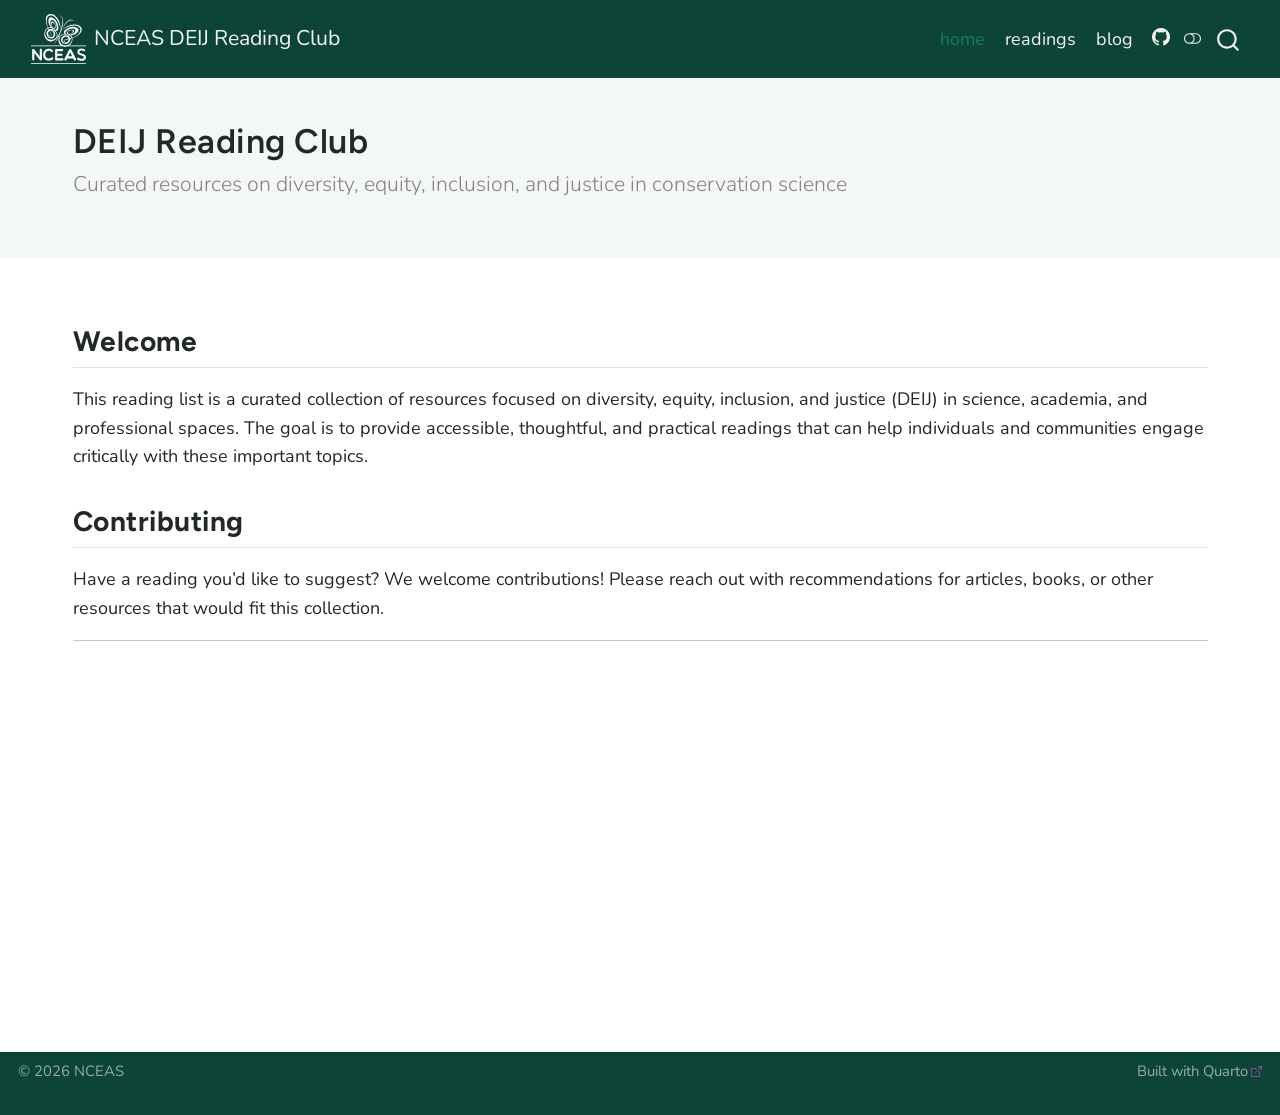
<file: docs/index.html>
<!DOCTYPE html>
<html xmlns="http://www.w3.org/1999/xhtml" lang="en" xml:lang="en"><head>

<meta charset="utf-8">
<meta name="generator" content="quarto-1.6.39">

<meta name="viewport" content="width=device-width, initial-scale=1.0, user-scalable=yes">


<title>DEIJ Reading Club – NCEAS DEIJ Reading Club</title>
<style>
code{white-space: pre-wrap;}
span.smallcaps{font-variant: small-caps;}
div.columns{display: flex; gap: min(4vw, 1.5em);}
div.column{flex: auto; overflow-x: auto;}
div.hanging-indent{margin-left: 1.5em; text-indent: -1.5em;}
ul.task-list{list-style: none;}
ul.task-list li input[type="checkbox"] {
  width: 0.8em;
  margin: 0 0.8em 0.2em -1em; /* quarto-specific, see https://github.com/quarto-dev/quarto-cli/issues/4556 */ 
  vertical-align: middle;
}
</style>


<script src="site_libs/quarto-nav/quarto-nav.js"></script>
<script src="site_libs/quarto-nav/headroom.min.js"></script>
<script src="site_libs/clipboard/clipboard.min.js"></script>
<script src="site_libs/quarto-search/autocomplete.umd.js"></script>
<script src="site_libs/quarto-search/fuse.min.js"></script>
<script src="site_libs/quarto-search/quarto-search.js"></script>
<meta name="quarto:offset" content="./">
<script src="site_libs/quarto-html/quarto.js"></script>
<script src="site_libs/quarto-html/popper.min.js"></script>
<script src="site_libs/quarto-html/tippy.umd.min.js"></script>
<script src="site_libs/quarto-html/anchor.min.js"></script>
<link href="site_libs/quarto-html/tippy.css" rel="stylesheet">
<link href="site_libs/quarto-html/quarto-syntax-highlighting-e26003cea8cd680ca0c55a263523d882.css" rel="stylesheet" class="quarto-color-scheme" id="quarto-text-highlighting-styles">
<link href="site_libs/quarto-html/quarto-syntax-highlighting-dark-d166b450ba5a8e9f7a0ab969bf6592c1.css" rel="prefetch" class="quarto-color-scheme quarto-color-alternate" id="quarto-text-highlighting-styles">
<script src="site_libs/bootstrap/bootstrap.min.js"></script>
<link href="site_libs/bootstrap/bootstrap-icons.css" rel="stylesheet">
<link href="site_libs/bootstrap/bootstrap-1991b1be5dcbb25f03deedb7cb618936.min.css" rel="stylesheet" append-hash="true" class="quarto-color-scheme" id="quarto-bootstrap" data-mode="light">
<link href="site_libs/bootstrap/bootstrap-dark-af8d68ec42e29887595c1b62340d3241.min.css" rel="prefetch" append-hash="true" class="quarto-color-scheme quarto-color-alternate" id="quarto-bootstrap" data-mode="dark">
<script id="quarto-search-options" type="application/json">{
  "location": "navbar",
  "copy-button": false,
  "collapse-after": 3,
  "panel-placement": "end",
  "type": "overlay",
  "limit": 50,
  "keyboard-shortcut": [
    "f",
    "/",
    "s"
  ],
  "show-item-context": false,
  "language": {
    "search-no-results-text": "No results",
    "search-matching-documents-text": "matching documents",
    "search-copy-link-title": "Copy link to search",
    "search-hide-matches-text": "Hide additional matches",
    "search-more-match-text": "more match in this document",
    "search-more-matches-text": "more matches in this document",
    "search-clear-button-title": "Clear",
    "search-text-placeholder": "",
    "search-detached-cancel-button-title": "Cancel",
    "search-submit-button-title": "Submit",
    "search-label": "Search"
  }
}</script>


</head>

<body class="nav-fixed">

<div id="quarto-search-results"></div>
  <header id="quarto-header" class="headroom fixed-top quarto-banner">
    <nav class="navbar navbar-expand-lg " data-bs-theme="dark">
      <div class="navbar-container container-fluid">
      <div class="navbar-brand-container mx-auto">
    <a href="./index.html" class="navbar-brand navbar-brand-logo">
    <img src="./images/logo_nceas.svg" alt="NCEAS Logo" class="navbar-logo">
    </a>
    <a class="navbar-brand" href="./index.html">
    <span class="navbar-title">NCEAS DEIJ Reading Club</span>
    </a>
  </div>
            <div id="quarto-search" class="" title="Search"></div>
          <button class="navbar-toggler" type="button" data-bs-toggle="collapse" data-bs-target="#navbarCollapse" aria-controls="navbarCollapse" role="menu" aria-expanded="false" aria-label="Toggle navigation" onclick="if (window.quartoToggleHeadroom) { window.quartoToggleHeadroom(); }">
  <span class="navbar-toggler-icon"></span>
</button>
          <div class="collapse navbar-collapse" id="navbarCollapse">
            <ul class="navbar-nav navbar-nav-scroll ms-auto">
  <li class="nav-item">
    <a class="nav-link active" href="./index.html" aria-current="page"> 
<span class="menu-text">home</span></a>
  </li>  
  <li class="nav-item">
    <a class="nav-link" href="./readings.html"> 
<span class="menu-text">readings</span></a>
  </li>  
  <li class="nav-item">
    <a class="nav-link" href="./blog.html"> 
<span class="menu-text">blog</span></a>
  </li>  
  <li class="nav-item compact">
    <a class="nav-link" href="https://github.com/nceas/deij_reading" target="_blank"> <i class="bi bi-github" role="img">
</i> 
<span class="menu-text"></span></a>
  </li>  
</ul>
          </div> <!-- /navcollapse -->
            <div class="quarto-navbar-tools">
  <a href="" class="quarto-color-scheme-toggle quarto-navigation-tool  px-1" onclick="window.quartoToggleColorScheme(); return false;" title="Toggle dark mode"><i class="bi"></i></a>
</div>
      </div> <!-- /container-fluid -->
    </nav>
</header>
<!-- content -->
<header id="title-block-header" class="quarto-title-block default page-columns page-full">
  <div class="quarto-title-banner page-columns page-full">
    <div class="quarto-title column-page">
      <h1 class="title">DEIJ Reading Club</h1>
            <p class="subtitle lead">Curated resources on diversity, equity, inclusion, and justice in conservation science</p>
                      </div>
  </div>
    
  
  <div class="quarto-title-meta column-page">

      
    
      
    </div>
    
  
  </header><div id="quarto-content" class="quarto-container page-columns page-rows-contents page-layout-full page-navbar">
<!-- sidebar -->
<!-- margin-sidebar -->
    
<!-- main -->
<main class="content quarto-banner-title-block column-page" id="quarto-document-content">





<section id="welcome" class="level2">
<h2 class="anchored" data-anchor-id="welcome">Welcome</h2>
<p>This reading list is a curated collection of resources focused on diversity, equity, inclusion, and justice (DEIJ) in science, academia, and professional spaces. The goal is to provide accessible, thoughtful, and practical readings that can help individuals and communities engage critically with these important topics.</p>
</section>
<section id="contributing" class="level2">
<h2 class="anchored" data-anchor-id="contributing">Contributing</h2>
<p>Have a reading you’d like to suggest? We welcome contributions! Please reach out with recommendations for articles, books, or other resources that would fit this collection.</p>
<hr>


</section>

</main> <!-- /main -->
<script id="quarto-html-after-body" type="application/javascript">
window.document.addEventListener("DOMContentLoaded", function (event) {
  const toggleBodyColorMode = (bsSheetEl) => {
    const mode = bsSheetEl.getAttribute("data-mode");
    const bodyEl = window.document.querySelector("body");
    if (mode === "dark") {
      bodyEl.classList.add("quarto-dark");
      bodyEl.classList.remove("quarto-light");
    } else {
      bodyEl.classList.add("quarto-light");
      bodyEl.classList.remove("quarto-dark");
    }
  }
  const toggleBodyColorPrimary = () => {
    const bsSheetEl = window.document.querySelector("link#quarto-bootstrap");
    if (bsSheetEl) {
      toggleBodyColorMode(bsSheetEl);
    }
  }
  toggleBodyColorPrimary();  
  const disableStylesheet = (stylesheets) => {
    for (let i=0; i < stylesheets.length; i++) {
      const stylesheet = stylesheets[i];
      stylesheet.rel = 'prefetch';
    }
  }
  const enableStylesheet = (stylesheets) => {
    for (let i=0; i < stylesheets.length; i++) {
      const stylesheet = stylesheets[i];
      stylesheet.rel = 'stylesheet';
    }
  }
  const manageTransitions = (selector, allowTransitions) => {
    const els = window.document.querySelectorAll(selector);
    for (let i=0; i < els.length; i++) {
      const el = els[i];
      if (allowTransitions) {
        el.classList.remove('notransition');
      } else {
        el.classList.add('notransition');
      }
    }
  }
  const toggleGiscusIfUsed = (isAlternate, darkModeDefault) => {
    const baseTheme = document.querySelector('#giscus-base-theme')?.value ?? 'light';
    const alternateTheme = document.querySelector('#giscus-alt-theme')?.value ?? 'dark';
    let newTheme = '';
    if(darkModeDefault) {
      newTheme = isAlternate ? baseTheme : alternateTheme;
    } else {
      newTheme = isAlternate ? alternateTheme : baseTheme;
    }
    const changeGiscusTheme = () => {
      // From: https://github.com/giscus/giscus/issues/336
      const sendMessage = (message) => {
        const iframe = document.querySelector('iframe.giscus-frame');
        if (!iframe) return;
        iframe.contentWindow.postMessage({ giscus: message }, 'https://giscus.app');
      }
      sendMessage({
        setConfig: {
          theme: newTheme
        }
      });
    }
    const isGiscussLoaded = window.document.querySelector('iframe.giscus-frame') !== null;
    if (isGiscussLoaded) {
      changeGiscusTheme();
    }
  }
  const toggleColorMode = (alternate) => {
    // Switch the stylesheets
    const alternateStylesheets = window.document.querySelectorAll('link.quarto-color-scheme.quarto-color-alternate');
    manageTransitions('#quarto-margin-sidebar .nav-link', false);
    if (alternate) {
      enableStylesheet(alternateStylesheets);
      for (const sheetNode of alternateStylesheets) {
        if (sheetNode.id === "quarto-bootstrap") {
          toggleBodyColorMode(sheetNode);
        }
      }
    } else {
      disableStylesheet(alternateStylesheets);
      toggleBodyColorPrimary();
    }
    manageTransitions('#quarto-margin-sidebar .nav-link', true);
    // Switch the toggles
    const toggles = window.document.querySelectorAll('.quarto-color-scheme-toggle');
    for (let i=0; i < toggles.length; i++) {
      const toggle = toggles[i];
      if (toggle) {
        if (alternate) {
          toggle.classList.add("alternate");     
        } else {
          toggle.classList.remove("alternate");
        }
      }
    }
    // Hack to workaround the fact that safari doesn't
    // properly recolor the scrollbar when toggling (#1455)
    if (navigator.userAgent.indexOf('Safari') > 0 && navigator.userAgent.indexOf('Chrome') == -1) {
      manageTransitions("body", false);
      window.scrollTo(0, 1);
      setTimeout(() => {
        window.scrollTo(0, 0);
        manageTransitions("body", true);
      }, 40);  
    }
  }
  const isFileUrl = () => { 
    return window.location.protocol === 'file:';
  }
  const hasAlternateSentinel = () => {  
    let styleSentinel = getColorSchemeSentinel();
    if (styleSentinel !== null) {
      return styleSentinel === "alternate";
    } else {
      return false;
    }
  }
  const setStyleSentinel = (alternate) => {
    const value = alternate ? "alternate" : "default";
    if (!isFileUrl()) {
      window.localStorage.setItem("quarto-color-scheme", value);
    } else {
      localAlternateSentinel = value;
    }
  }
  const getColorSchemeSentinel = () => {
    if (!isFileUrl()) {
      const storageValue = window.localStorage.getItem("quarto-color-scheme");
      return storageValue != null ? storageValue : localAlternateSentinel;
    } else {
      return localAlternateSentinel;
    }
  }
  const darkModeDefault = false;
  let localAlternateSentinel = darkModeDefault ? 'alternate' : 'default';
  // Dark / light mode switch
  window.quartoToggleColorScheme = () => {
    // Read the current dark / light value 
    let toAlternate = !hasAlternateSentinel();
    toggleColorMode(toAlternate);
    setStyleSentinel(toAlternate);
    toggleGiscusIfUsed(toAlternate, darkModeDefault);
  };
  // Ensure there is a toggle, if there isn't float one in the top right
  if (window.document.querySelector('.quarto-color-scheme-toggle') === null) {
    const a = window.document.createElement('a');
    a.classList.add('top-right');
    a.classList.add('quarto-color-scheme-toggle');
    a.href = "";
    a.onclick = function() { try { window.quartoToggleColorScheme(); } catch {} return false; };
    const i = window.document.createElement("i");
    i.classList.add('bi');
    a.appendChild(i);
    window.document.body.appendChild(a);
  }
  // Switch to dark mode if need be
  if (hasAlternateSentinel()) {
    toggleColorMode(true);
  } else {
    toggleColorMode(false);
  }
  const icon = "";
  const anchorJS = new window.AnchorJS();
  anchorJS.options = {
    placement: 'right',
    icon: icon
  };
  anchorJS.add('.anchored');
  const isCodeAnnotation = (el) => {
    for (const clz of el.classList) {
      if (clz.startsWith('code-annotation-')) {                     
        return true;
      }
    }
    return false;
  }
  const onCopySuccess = function(e) {
    // button target
    const button = e.trigger;
    // don't keep focus
    button.blur();
    // flash "checked"
    button.classList.add('code-copy-button-checked');
    var currentTitle = button.getAttribute("title");
    button.setAttribute("title", "Copied!");
    let tooltip;
    if (window.bootstrap) {
      button.setAttribute("data-bs-toggle", "tooltip");
      button.setAttribute("data-bs-placement", "left");
      button.setAttribute("data-bs-title", "Copied!");
      tooltip = new bootstrap.Tooltip(button, 
        { trigger: "manual", 
          customClass: "code-copy-button-tooltip",
          offset: [0, -8]});
      tooltip.show();    
    }
    setTimeout(function() {
      if (tooltip) {
        tooltip.hide();
        button.removeAttribute("data-bs-title");
        button.removeAttribute("data-bs-toggle");
        button.removeAttribute("data-bs-placement");
      }
      button.setAttribute("title", currentTitle);
      button.classList.remove('code-copy-button-checked');
    }, 1000);
    // clear code selection
    e.clearSelection();
  }
  const getTextToCopy = function(trigger) {
      const codeEl = trigger.previousElementSibling.cloneNode(true);
      for (const childEl of codeEl.children) {
        if (isCodeAnnotation(childEl)) {
          childEl.remove();
        }
      }
      return codeEl.innerText;
  }
  const clipboard = new window.ClipboardJS('.code-copy-button:not([data-in-quarto-modal])', {
    text: getTextToCopy
  });
  clipboard.on('success', onCopySuccess);
  if (window.document.getElementById('quarto-embedded-source-code-modal')) {
    const clipboardModal = new window.ClipboardJS('.code-copy-button[data-in-quarto-modal]', {
      text: getTextToCopy,
      container: window.document.getElementById('quarto-embedded-source-code-modal')
    });
    clipboardModal.on('success', onCopySuccess);
  }
    var localhostRegex = new RegExp(/^(?:http|https):\/\/localhost\:?[0-9]*\//);
    var mailtoRegex = new RegExp(/^mailto:/);
      var filterRegex = new RegExp("https:\/\/your-username\.github\.io\/deij_reading\/");
    var isInternal = (href) => {
        return filterRegex.test(href) || localhostRegex.test(href) || mailtoRegex.test(href);
    }
    // Inspect non-navigation links and adorn them if external
 	var links = window.document.querySelectorAll('a[href]:not(.nav-link):not(.navbar-brand):not(.toc-action):not(.sidebar-link):not(.sidebar-item-toggle):not(.pagination-link):not(.no-external):not([aria-hidden]):not(.dropdown-item):not(.quarto-navigation-tool):not(.about-link)');
    for (var i=0; i<links.length; i++) {
      const link = links[i];
      if (!isInternal(link.href)) {
        // undo the damage that might have been done by quarto-nav.js in the case of
        // links that we want to consider external
        if (link.dataset.originalHref !== undefined) {
          link.href = link.dataset.originalHref;
        }
          // target, if specified
          link.setAttribute("target", "_blank");
          if (link.getAttribute("rel") === null) {
            link.setAttribute("rel", "noopener");
          }
          // default icon
          link.classList.add("external");
      }
    }
  function tippyHover(el, contentFn, onTriggerFn, onUntriggerFn) {
    const config = {
      allowHTML: true,
      maxWidth: 500,
      delay: 100,
      arrow: false,
      appendTo: function(el) {
          return el.parentElement;
      },
      interactive: true,
      interactiveBorder: 10,
      theme: 'quarto',
      placement: 'bottom-start',
    };
    if (contentFn) {
      config.content = contentFn;
    }
    if (onTriggerFn) {
      config.onTrigger = onTriggerFn;
    }
    if (onUntriggerFn) {
      config.onUntrigger = onUntriggerFn;
    }
    window.tippy(el, config); 
  }
  const noterefs = window.document.querySelectorAll('a[role="doc-noteref"]');
  for (var i=0; i<noterefs.length; i++) {
    const ref = noterefs[i];
    tippyHover(ref, function() {
      // use id or data attribute instead here
      let href = ref.getAttribute('data-footnote-href') || ref.getAttribute('href');
      try { href = new URL(href).hash; } catch {}
      const id = href.replace(/^#\/?/, "");
      const note = window.document.getElementById(id);
      if (note) {
        return note.innerHTML;
      } else {
        return "";
      }
    });
  }
  const xrefs = window.document.querySelectorAll('a.quarto-xref');
  const processXRef = (id, note) => {
    // Strip column container classes
    const stripColumnClz = (el) => {
      el.classList.remove("page-full", "page-columns");
      if (el.children) {
        for (const child of el.children) {
          stripColumnClz(child);
        }
      }
    }
    stripColumnClz(note)
    if (id === null || id.startsWith('sec-')) {
      // Special case sections, only their first couple elements
      const container = document.createElement("div");
      if (note.children && note.children.length > 2) {
        container.appendChild(note.children[0].cloneNode(true));
        for (let i = 1; i < note.children.length; i++) {
          const child = note.children[i];
          if (child.tagName === "P" && child.innerText === "") {
            continue;
          } else {
            container.appendChild(child.cloneNode(true));
            break;
          }
        }
        if (window.Quarto?.typesetMath) {
          window.Quarto.typesetMath(container);
        }
        return container.innerHTML
      } else {
        if (window.Quarto?.typesetMath) {
          window.Quarto.typesetMath(note);
        }
        return note.innerHTML;
      }
    } else {
      // Remove any anchor links if they are present
      const anchorLink = note.querySelector('a.anchorjs-link');
      if (anchorLink) {
        anchorLink.remove();
      }
      if (window.Quarto?.typesetMath) {
        window.Quarto.typesetMath(note);
      }
      if (note.classList.contains("callout")) {
        return note.outerHTML;
      } else {
        return note.innerHTML;
      }
    }
  }
  for (var i=0; i<xrefs.length; i++) {
    const xref = xrefs[i];
    tippyHover(xref, undefined, function(instance) {
      instance.disable();
      let url = xref.getAttribute('href');
      let hash = undefined; 
      if (url.startsWith('#')) {
        hash = url;
      } else {
        try { hash = new URL(url).hash; } catch {}
      }
      if (hash) {
        const id = hash.replace(/^#\/?/, "");
        const note = window.document.getElementById(id);
        if (note !== null) {
          try {
            const html = processXRef(id, note.cloneNode(true));
            instance.setContent(html);
          } finally {
            instance.enable();
            instance.show();
          }
        } else {
          // See if we can fetch this
          fetch(url.split('#')[0])
          .then(res => res.text())
          .then(html => {
            const parser = new DOMParser();
            const htmlDoc = parser.parseFromString(html, "text/html");
            const note = htmlDoc.getElementById(id);
            if (note !== null) {
              const html = processXRef(id, note);
              instance.setContent(html);
            } 
          }).finally(() => {
            instance.enable();
            instance.show();
          });
        }
      } else {
        // See if we can fetch a full url (with no hash to target)
        // This is a special case and we should probably do some content thinning / targeting
        fetch(url)
        .then(res => res.text())
        .then(html => {
          const parser = new DOMParser();
          const htmlDoc = parser.parseFromString(html, "text/html");
          const note = htmlDoc.querySelector('main.content');
          if (note !== null) {
            // This should only happen for chapter cross references
            // (since there is no id in the URL)
            // remove the first header
            if (note.children.length > 0 && note.children[0].tagName === "HEADER") {
              note.children[0].remove();
            }
            const html = processXRef(null, note);
            instance.setContent(html);
          } 
        }).finally(() => {
          instance.enable();
          instance.show();
        });
      }
    }, function(instance) {
    });
  }
      let selectedAnnoteEl;
      const selectorForAnnotation = ( cell, annotation) => {
        let cellAttr = 'data-code-cell="' + cell + '"';
        let lineAttr = 'data-code-annotation="' +  annotation + '"';
        const selector = 'span[' + cellAttr + '][' + lineAttr + ']';
        return selector;
      }
      const selectCodeLines = (annoteEl) => {
        const doc = window.document;
        const targetCell = annoteEl.getAttribute("data-target-cell");
        const targetAnnotation = annoteEl.getAttribute("data-target-annotation");
        const annoteSpan = window.document.querySelector(selectorForAnnotation(targetCell, targetAnnotation));
        const lines = annoteSpan.getAttribute("data-code-lines").split(",");
        const lineIds = lines.map((line) => {
          return targetCell + "-" + line;
        })
        let top = null;
        let height = null;
        let parent = null;
        if (lineIds.length > 0) {
            //compute the position of the single el (top and bottom and make a div)
            const el = window.document.getElementById(lineIds[0]);
            top = el.offsetTop;
            height = el.offsetHeight;
            parent = el.parentElement.parentElement;
          if (lineIds.length > 1) {
            const lastEl = window.document.getElementById(lineIds[lineIds.length - 1]);
            const bottom = lastEl.offsetTop + lastEl.offsetHeight;
            height = bottom - top;
          }
          if (top !== null && height !== null && parent !== null) {
            // cook up a div (if necessary) and position it 
            let div = window.document.getElementById("code-annotation-line-highlight");
            if (div === null) {
              div = window.document.createElement("div");
              div.setAttribute("id", "code-annotation-line-highlight");
              div.style.position = 'absolute';
              parent.appendChild(div);
            }
            div.style.top = top - 2 + "px";
            div.style.height = height + 4 + "px";
            div.style.left = 0;
            let gutterDiv = window.document.getElementById("code-annotation-line-highlight-gutter");
            if (gutterDiv === null) {
              gutterDiv = window.document.createElement("div");
              gutterDiv.setAttribute("id", "code-annotation-line-highlight-gutter");
              gutterDiv.style.position = 'absolute';
              const codeCell = window.document.getElementById(targetCell);
              const gutter = codeCell.querySelector('.code-annotation-gutter');
              gutter.appendChild(gutterDiv);
            }
            gutterDiv.style.top = top - 2 + "px";
            gutterDiv.style.height = height + 4 + "px";
          }
          selectedAnnoteEl = annoteEl;
        }
      };
      const unselectCodeLines = () => {
        const elementsIds = ["code-annotation-line-highlight", "code-annotation-line-highlight-gutter"];
        elementsIds.forEach((elId) => {
          const div = window.document.getElementById(elId);
          if (div) {
            div.remove();
          }
        });
        selectedAnnoteEl = undefined;
      };
        // Handle positioning of the toggle
    window.addEventListener(
      "resize",
      throttle(() => {
        elRect = undefined;
        if (selectedAnnoteEl) {
          selectCodeLines(selectedAnnoteEl);
        }
      }, 10)
    );
    function throttle(fn, ms) {
    let throttle = false;
    let timer;
      return (...args) => {
        if(!throttle) { // first call gets through
            fn.apply(this, args);
            throttle = true;
        } else { // all the others get throttled
            if(timer) clearTimeout(timer); // cancel #2
            timer = setTimeout(() => {
              fn.apply(this, args);
              timer = throttle = false;
            }, ms);
        }
      };
    }
      // Attach click handler to the DT
      const annoteDls = window.document.querySelectorAll('dt[data-target-cell]');
      for (const annoteDlNode of annoteDls) {
        annoteDlNode.addEventListener('click', (event) => {
          const clickedEl = event.target;
          if (clickedEl !== selectedAnnoteEl) {
            unselectCodeLines();
            const activeEl = window.document.querySelector('dt[data-target-cell].code-annotation-active');
            if (activeEl) {
              activeEl.classList.remove('code-annotation-active');
            }
            selectCodeLines(clickedEl);
            clickedEl.classList.add('code-annotation-active');
          } else {
            // Unselect the line
            unselectCodeLines();
            clickedEl.classList.remove('code-annotation-active');
          }
        });
      }
  const findCites = (el) => {
    const parentEl = el.parentElement;
    if (parentEl) {
      const cites = parentEl.dataset.cites;
      if (cites) {
        return {
          el,
          cites: cites.split(' ')
        };
      } else {
        return findCites(el.parentElement)
      }
    } else {
      return undefined;
    }
  };
  var bibliorefs = window.document.querySelectorAll('a[role="doc-biblioref"]');
  for (var i=0; i<bibliorefs.length; i++) {
    const ref = bibliorefs[i];
    const citeInfo = findCites(ref);
    if (citeInfo) {
      tippyHover(citeInfo.el, function() {
        var popup = window.document.createElement('div');
        citeInfo.cites.forEach(function(cite) {
          var citeDiv = window.document.createElement('div');
          citeDiv.classList.add('hanging-indent');
          citeDiv.classList.add('csl-entry');
          var biblioDiv = window.document.getElementById('ref-' + cite);
          if (biblioDiv) {
            citeDiv.innerHTML = biblioDiv.innerHTML;
          }
          popup.appendChild(citeDiv);
        });
        return popup.innerHTML;
      });
    }
  }
});
</script>
</div> <!-- /content -->
<footer class="footer">
  <div class="nav-footer">
    <div class="nav-footer-left">
<p>© 2026 NCEAS</p>
</div>   
    <div class="nav-footer-center">
      &nbsp;
    </div>
    <div class="nav-footer-right">
<p>Built with <a href="https://quarto.org/" target="_blank">Quarto</a></p>
</div>
  </div>
</footer>




</body></html>
</file>
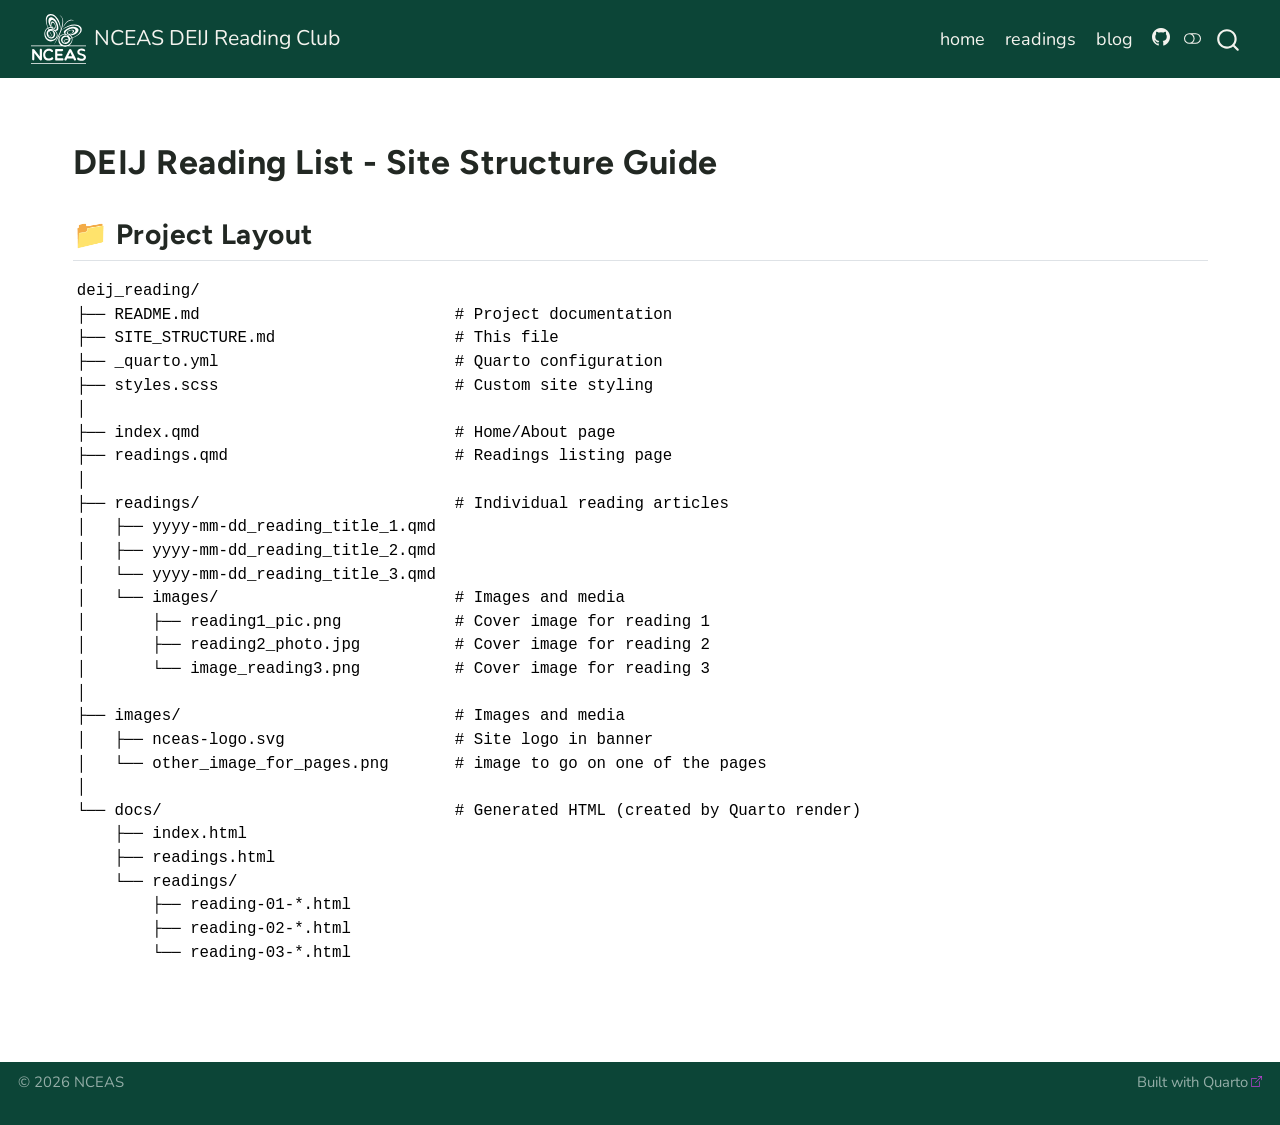
<file: docs/SITE_STRUCTURE.html>
<!DOCTYPE html>
<html xmlns="http://www.w3.org/1999/xhtml" lang="en" xml:lang="en"><head>

<meta charset="utf-8">
<meta name="generator" content="quarto-1.6.39">

<meta name="viewport" content="width=device-width, initial-scale=1.0, user-scalable=yes">


<title>site_structure – NCEAS DEIJ Reading Club</title>
<style>
code{white-space: pre-wrap;}
span.smallcaps{font-variant: small-caps;}
div.columns{display: flex; gap: min(4vw, 1.5em);}
div.column{flex: auto; overflow-x: auto;}
div.hanging-indent{margin-left: 1.5em; text-indent: -1.5em;}
ul.task-list{list-style: none;}
ul.task-list li input[type="checkbox"] {
  width: 0.8em;
  margin: 0 0.8em 0.2em -1em; /* quarto-specific, see https://github.com/quarto-dev/quarto-cli/issues/4556 */ 
  vertical-align: middle;
}
</style>


<script src="site_libs/quarto-nav/quarto-nav.js"></script>
<script src="site_libs/quarto-nav/headroom.min.js"></script>
<script src="site_libs/clipboard/clipboard.min.js"></script>
<script src="site_libs/quarto-search/autocomplete.umd.js"></script>
<script src="site_libs/quarto-search/fuse.min.js"></script>
<script src="site_libs/quarto-search/quarto-search.js"></script>
<meta name="quarto:offset" content="./">
<script src="site_libs/quarto-html/quarto.js"></script>
<script src="site_libs/quarto-html/popper.min.js"></script>
<script src="site_libs/quarto-html/tippy.umd.min.js"></script>
<script src="site_libs/quarto-html/anchor.min.js"></script>
<link href="site_libs/quarto-html/tippy.css" rel="stylesheet">
<link href="site_libs/quarto-html/quarto-syntax-highlighting-e26003cea8cd680ca0c55a263523d882.css" rel="stylesheet" class="quarto-color-scheme" id="quarto-text-highlighting-styles">
<link href="site_libs/quarto-html/quarto-syntax-highlighting-dark-d166b450ba5a8e9f7a0ab969bf6592c1.css" rel="prefetch" class="quarto-color-scheme quarto-color-alternate" id="quarto-text-highlighting-styles">
<script src="site_libs/bootstrap/bootstrap.min.js"></script>
<link href="site_libs/bootstrap/bootstrap-icons.css" rel="stylesheet">
<link href="site_libs/bootstrap/bootstrap-1991b1be5dcbb25f03deedb7cb618936.min.css" rel="stylesheet" append-hash="true" class="quarto-color-scheme" id="quarto-bootstrap" data-mode="light">
<link href="site_libs/bootstrap/bootstrap-dark-af8d68ec42e29887595c1b62340d3241.min.css" rel="prefetch" append-hash="true" class="quarto-color-scheme quarto-color-alternate" id="quarto-bootstrap" data-mode="dark">
<script id="quarto-search-options" type="application/json">{
  "location": "navbar",
  "copy-button": false,
  "collapse-after": 3,
  "panel-placement": "end",
  "type": "overlay",
  "limit": 50,
  "keyboard-shortcut": [
    "f",
    "/",
    "s"
  ],
  "show-item-context": false,
  "language": {
    "search-no-results-text": "No results",
    "search-matching-documents-text": "matching documents",
    "search-copy-link-title": "Copy link to search",
    "search-hide-matches-text": "Hide additional matches",
    "search-more-match-text": "more match in this document",
    "search-more-matches-text": "more matches in this document",
    "search-clear-button-title": "Clear",
    "search-text-placeholder": "",
    "search-detached-cancel-button-title": "Cancel",
    "search-submit-button-title": "Submit",
    "search-label": "Search"
  }
}</script>


</head>

<body class="nav-fixed">

<div id="quarto-search-results"></div>
  <header id="quarto-header" class="headroom fixed-top">
    <nav class="navbar navbar-expand-lg " data-bs-theme="dark">
      <div class="navbar-container container-fluid">
      <div class="navbar-brand-container mx-auto">
    <a href="./index.html" class="navbar-brand navbar-brand-logo">
    <img src="./images/logo_nceas.svg" alt="NCEAS Logo" class="navbar-logo">
    </a>
    <a class="navbar-brand" href="./index.html">
    <span class="navbar-title">NCEAS DEIJ Reading Club</span>
    </a>
  </div>
            <div id="quarto-search" class="" title="Search"></div>
          <button class="navbar-toggler" type="button" data-bs-toggle="collapse" data-bs-target="#navbarCollapse" aria-controls="navbarCollapse" role="menu" aria-expanded="false" aria-label="Toggle navigation" onclick="if (window.quartoToggleHeadroom) { window.quartoToggleHeadroom(); }">
  <span class="navbar-toggler-icon"></span>
</button>
          <div class="collapse navbar-collapse" id="navbarCollapse">
            <ul class="navbar-nav navbar-nav-scroll ms-auto">
  <li class="nav-item">
    <a class="nav-link" href="./index.html"> 
<span class="menu-text">home</span></a>
  </li>  
  <li class="nav-item">
    <a class="nav-link" href="./readings.html"> 
<span class="menu-text">readings</span></a>
  </li>  
  <li class="nav-item">
    <a class="nav-link" href="./blog.html"> 
<span class="menu-text">blog</span></a>
  </li>  
  <li class="nav-item compact">
    <a class="nav-link" href="https://github.com/nceas/deij_reading" target="_blank"> <i class="bi bi-github" role="img">
</i> 
<span class="menu-text"></span></a>
  </li>  
</ul>
          </div> <!-- /navcollapse -->
            <div class="quarto-navbar-tools">
  <a href="" class="quarto-color-scheme-toggle quarto-navigation-tool  px-1" onclick="window.quartoToggleColorScheme(); return false;" title="Toggle dark mode"><i class="bi"></i></a>
</div>
      </div> <!-- /container-fluid -->
    </nav>
</header>
<!-- content -->
<div id="quarto-content" class="quarto-container page-columns page-rows-contents page-layout-full page-navbar">
<!-- sidebar -->
<!-- margin-sidebar -->
    
<!-- main -->
<main class="content column-page" id="quarto-document-content"><header id="title-block-header" class="quarto-title-block"></header>




<section id="deij-reading-list---site-structure-guide" class="level1">
<h1>DEIJ Reading List - Site Structure Guide</h1>
<section id="project-layout" class="level2">
<h2 class="anchored" data-anchor-id="project-layout">📁 Project Layout</h2>
<pre><code>deij_reading/
├── README.md                           # Project documentation
├── SITE_STRUCTURE.md                   # This file
├── _quarto.yml                         # Quarto configuration
├── styles.scss                         # Custom site styling
│
├── index.qmd                           # Home/About page
├── readings.qmd                        # Readings listing page
│
├── readings/                           # Individual reading articles
│   ├── yyyy-mm-dd_reading_title_1.qmd
│   ├── yyyy-mm-dd_reading_title_2.qmd
│   └── yyyy-mm-dd_reading_title_3.qmd
│   └── images/                         # Images and media
│       ├── reading1_pic.png            # Cover image for reading 1
│       ├── reading2_photo.jpg          # Cover image for reading 2
│       └── image_reading3.png          # Cover image for reading 3
│
├── images/                             # Images and media
│   ├── nceas-logo.svg                  # Site logo in banner
│   └── other_image_for_pages.png       # image to go on one of the pages
│
└── docs/                               # Generated HTML (created by Quarto render)
    ├── index.html
    ├── readings.html
    └── readings/
        ├── reading-01-*.html
        ├── reading-02-*.html
        └── reading-03-*.html</code></pre>


</section>
</section>

</main> <!-- /main -->
<script id="quarto-html-after-body" type="application/javascript">
window.document.addEventListener("DOMContentLoaded", function (event) {
  const toggleBodyColorMode = (bsSheetEl) => {
    const mode = bsSheetEl.getAttribute("data-mode");
    const bodyEl = window.document.querySelector("body");
    if (mode === "dark") {
      bodyEl.classList.add("quarto-dark");
      bodyEl.classList.remove("quarto-light");
    } else {
      bodyEl.classList.add("quarto-light");
      bodyEl.classList.remove("quarto-dark");
    }
  }
  const toggleBodyColorPrimary = () => {
    const bsSheetEl = window.document.querySelector("link#quarto-bootstrap");
    if (bsSheetEl) {
      toggleBodyColorMode(bsSheetEl);
    }
  }
  toggleBodyColorPrimary();  
  const disableStylesheet = (stylesheets) => {
    for (let i=0; i < stylesheets.length; i++) {
      const stylesheet = stylesheets[i];
      stylesheet.rel = 'prefetch';
    }
  }
  const enableStylesheet = (stylesheets) => {
    for (let i=0; i < stylesheets.length; i++) {
      const stylesheet = stylesheets[i];
      stylesheet.rel = 'stylesheet';
    }
  }
  const manageTransitions = (selector, allowTransitions) => {
    const els = window.document.querySelectorAll(selector);
    for (let i=0; i < els.length; i++) {
      const el = els[i];
      if (allowTransitions) {
        el.classList.remove('notransition');
      } else {
        el.classList.add('notransition');
      }
    }
  }
  const toggleGiscusIfUsed = (isAlternate, darkModeDefault) => {
    const baseTheme = document.querySelector('#giscus-base-theme')?.value ?? 'light';
    const alternateTheme = document.querySelector('#giscus-alt-theme')?.value ?? 'dark';
    let newTheme = '';
    if(darkModeDefault) {
      newTheme = isAlternate ? baseTheme : alternateTheme;
    } else {
      newTheme = isAlternate ? alternateTheme : baseTheme;
    }
    const changeGiscusTheme = () => {
      // From: https://github.com/giscus/giscus/issues/336
      const sendMessage = (message) => {
        const iframe = document.querySelector('iframe.giscus-frame');
        if (!iframe) return;
        iframe.contentWindow.postMessage({ giscus: message }, 'https://giscus.app');
      }
      sendMessage({
        setConfig: {
          theme: newTheme
        }
      });
    }
    const isGiscussLoaded = window.document.querySelector('iframe.giscus-frame') !== null;
    if (isGiscussLoaded) {
      changeGiscusTheme();
    }
  }
  const toggleColorMode = (alternate) => {
    // Switch the stylesheets
    const alternateStylesheets = window.document.querySelectorAll('link.quarto-color-scheme.quarto-color-alternate');
    manageTransitions('#quarto-margin-sidebar .nav-link', false);
    if (alternate) {
      enableStylesheet(alternateStylesheets);
      for (const sheetNode of alternateStylesheets) {
        if (sheetNode.id === "quarto-bootstrap") {
          toggleBodyColorMode(sheetNode);
        }
      }
    } else {
      disableStylesheet(alternateStylesheets);
      toggleBodyColorPrimary();
    }
    manageTransitions('#quarto-margin-sidebar .nav-link', true);
    // Switch the toggles
    const toggles = window.document.querySelectorAll('.quarto-color-scheme-toggle');
    for (let i=0; i < toggles.length; i++) {
      const toggle = toggles[i];
      if (toggle) {
        if (alternate) {
          toggle.classList.add("alternate");     
        } else {
          toggle.classList.remove("alternate");
        }
      }
    }
    // Hack to workaround the fact that safari doesn't
    // properly recolor the scrollbar when toggling (#1455)
    if (navigator.userAgent.indexOf('Safari') > 0 && navigator.userAgent.indexOf('Chrome') == -1) {
      manageTransitions("body", false);
      window.scrollTo(0, 1);
      setTimeout(() => {
        window.scrollTo(0, 0);
        manageTransitions("body", true);
      }, 40);  
    }
  }
  const isFileUrl = () => { 
    return window.location.protocol === 'file:';
  }
  const hasAlternateSentinel = () => {  
    let styleSentinel = getColorSchemeSentinel();
    if (styleSentinel !== null) {
      return styleSentinel === "alternate";
    } else {
      return false;
    }
  }
  const setStyleSentinel = (alternate) => {
    const value = alternate ? "alternate" : "default";
    if (!isFileUrl()) {
      window.localStorage.setItem("quarto-color-scheme", value);
    } else {
      localAlternateSentinel = value;
    }
  }
  const getColorSchemeSentinel = () => {
    if (!isFileUrl()) {
      const storageValue = window.localStorage.getItem("quarto-color-scheme");
      return storageValue != null ? storageValue : localAlternateSentinel;
    } else {
      return localAlternateSentinel;
    }
  }
  const darkModeDefault = false;
  let localAlternateSentinel = darkModeDefault ? 'alternate' : 'default';
  // Dark / light mode switch
  window.quartoToggleColorScheme = () => {
    // Read the current dark / light value 
    let toAlternate = !hasAlternateSentinel();
    toggleColorMode(toAlternate);
    setStyleSentinel(toAlternate);
    toggleGiscusIfUsed(toAlternate, darkModeDefault);
  };
  // Ensure there is a toggle, if there isn't float one in the top right
  if (window.document.querySelector('.quarto-color-scheme-toggle') === null) {
    const a = window.document.createElement('a');
    a.classList.add('top-right');
    a.classList.add('quarto-color-scheme-toggle');
    a.href = "";
    a.onclick = function() { try { window.quartoToggleColorScheme(); } catch {} return false; };
    const i = window.document.createElement("i");
    i.classList.add('bi');
    a.appendChild(i);
    window.document.body.appendChild(a);
  }
  // Switch to dark mode if need be
  if (hasAlternateSentinel()) {
    toggleColorMode(true);
  } else {
    toggleColorMode(false);
  }
  const icon = "";
  const anchorJS = new window.AnchorJS();
  anchorJS.options = {
    placement: 'right',
    icon: icon
  };
  anchorJS.add('.anchored');
  const isCodeAnnotation = (el) => {
    for (const clz of el.classList) {
      if (clz.startsWith('code-annotation-')) {                     
        return true;
      }
    }
    return false;
  }
  const onCopySuccess = function(e) {
    // button target
    const button = e.trigger;
    // don't keep focus
    button.blur();
    // flash "checked"
    button.classList.add('code-copy-button-checked');
    var currentTitle = button.getAttribute("title");
    button.setAttribute("title", "Copied!");
    let tooltip;
    if (window.bootstrap) {
      button.setAttribute("data-bs-toggle", "tooltip");
      button.setAttribute("data-bs-placement", "left");
      button.setAttribute("data-bs-title", "Copied!");
      tooltip = new bootstrap.Tooltip(button, 
        { trigger: "manual", 
          customClass: "code-copy-button-tooltip",
          offset: [0, -8]});
      tooltip.show();    
    }
    setTimeout(function() {
      if (tooltip) {
        tooltip.hide();
        button.removeAttribute("data-bs-title");
        button.removeAttribute("data-bs-toggle");
        button.removeAttribute("data-bs-placement");
      }
      button.setAttribute("title", currentTitle);
      button.classList.remove('code-copy-button-checked');
    }, 1000);
    // clear code selection
    e.clearSelection();
  }
  const getTextToCopy = function(trigger) {
      const codeEl = trigger.previousElementSibling.cloneNode(true);
      for (const childEl of codeEl.children) {
        if (isCodeAnnotation(childEl)) {
          childEl.remove();
        }
      }
      return codeEl.innerText;
  }
  const clipboard = new window.ClipboardJS('.code-copy-button:not([data-in-quarto-modal])', {
    text: getTextToCopy
  });
  clipboard.on('success', onCopySuccess);
  if (window.document.getElementById('quarto-embedded-source-code-modal')) {
    const clipboardModal = new window.ClipboardJS('.code-copy-button[data-in-quarto-modal]', {
      text: getTextToCopy,
      container: window.document.getElementById('quarto-embedded-source-code-modal')
    });
    clipboardModal.on('success', onCopySuccess);
  }
    var localhostRegex = new RegExp(/^(?:http|https):\/\/localhost\:?[0-9]*\//);
    var mailtoRegex = new RegExp(/^mailto:/);
      var filterRegex = new RegExp("https:\/\/your-username\.github\.io\/deij_reading\/");
    var isInternal = (href) => {
        return filterRegex.test(href) || localhostRegex.test(href) || mailtoRegex.test(href);
    }
    // Inspect non-navigation links and adorn them if external
 	var links = window.document.querySelectorAll('a[href]:not(.nav-link):not(.navbar-brand):not(.toc-action):not(.sidebar-link):not(.sidebar-item-toggle):not(.pagination-link):not(.no-external):not([aria-hidden]):not(.dropdown-item):not(.quarto-navigation-tool):not(.about-link)');
    for (var i=0; i<links.length; i++) {
      const link = links[i];
      if (!isInternal(link.href)) {
        // undo the damage that might have been done by quarto-nav.js in the case of
        // links that we want to consider external
        if (link.dataset.originalHref !== undefined) {
          link.href = link.dataset.originalHref;
        }
          // target, if specified
          link.setAttribute("target", "_blank");
          if (link.getAttribute("rel") === null) {
            link.setAttribute("rel", "noopener");
          }
          // default icon
          link.classList.add("external");
      }
    }
  function tippyHover(el, contentFn, onTriggerFn, onUntriggerFn) {
    const config = {
      allowHTML: true,
      maxWidth: 500,
      delay: 100,
      arrow: false,
      appendTo: function(el) {
          return el.parentElement;
      },
      interactive: true,
      interactiveBorder: 10,
      theme: 'quarto',
      placement: 'bottom-start',
    };
    if (contentFn) {
      config.content = contentFn;
    }
    if (onTriggerFn) {
      config.onTrigger = onTriggerFn;
    }
    if (onUntriggerFn) {
      config.onUntrigger = onUntriggerFn;
    }
    window.tippy(el, config); 
  }
  const noterefs = window.document.querySelectorAll('a[role="doc-noteref"]');
  for (var i=0; i<noterefs.length; i++) {
    const ref = noterefs[i];
    tippyHover(ref, function() {
      // use id or data attribute instead here
      let href = ref.getAttribute('data-footnote-href') || ref.getAttribute('href');
      try { href = new URL(href).hash; } catch {}
      const id = href.replace(/^#\/?/, "");
      const note = window.document.getElementById(id);
      if (note) {
        return note.innerHTML;
      } else {
        return "";
      }
    });
  }
  const xrefs = window.document.querySelectorAll('a.quarto-xref');
  const processXRef = (id, note) => {
    // Strip column container classes
    const stripColumnClz = (el) => {
      el.classList.remove("page-full", "page-columns");
      if (el.children) {
        for (const child of el.children) {
          stripColumnClz(child);
        }
      }
    }
    stripColumnClz(note)
    if (id === null || id.startsWith('sec-')) {
      // Special case sections, only their first couple elements
      const container = document.createElement("div");
      if (note.children && note.children.length > 2) {
        container.appendChild(note.children[0].cloneNode(true));
        for (let i = 1; i < note.children.length; i++) {
          const child = note.children[i];
          if (child.tagName === "P" && child.innerText === "") {
            continue;
          } else {
            container.appendChild(child.cloneNode(true));
            break;
          }
        }
        if (window.Quarto?.typesetMath) {
          window.Quarto.typesetMath(container);
        }
        return container.innerHTML
      } else {
        if (window.Quarto?.typesetMath) {
          window.Quarto.typesetMath(note);
        }
        return note.innerHTML;
      }
    } else {
      // Remove any anchor links if they are present
      const anchorLink = note.querySelector('a.anchorjs-link');
      if (anchorLink) {
        anchorLink.remove();
      }
      if (window.Quarto?.typesetMath) {
        window.Quarto.typesetMath(note);
      }
      if (note.classList.contains("callout")) {
        return note.outerHTML;
      } else {
        return note.innerHTML;
      }
    }
  }
  for (var i=0; i<xrefs.length; i++) {
    const xref = xrefs[i];
    tippyHover(xref, undefined, function(instance) {
      instance.disable();
      let url = xref.getAttribute('href');
      let hash = undefined; 
      if (url.startsWith('#')) {
        hash = url;
      } else {
        try { hash = new URL(url).hash; } catch {}
      }
      if (hash) {
        const id = hash.replace(/^#\/?/, "");
        const note = window.document.getElementById(id);
        if (note !== null) {
          try {
            const html = processXRef(id, note.cloneNode(true));
            instance.setContent(html);
          } finally {
            instance.enable();
            instance.show();
          }
        } else {
          // See if we can fetch this
          fetch(url.split('#')[0])
          .then(res => res.text())
          .then(html => {
            const parser = new DOMParser();
            const htmlDoc = parser.parseFromString(html, "text/html");
            const note = htmlDoc.getElementById(id);
            if (note !== null) {
              const html = processXRef(id, note);
              instance.setContent(html);
            } 
          }).finally(() => {
            instance.enable();
            instance.show();
          });
        }
      } else {
        // See if we can fetch a full url (with no hash to target)
        // This is a special case and we should probably do some content thinning / targeting
        fetch(url)
        .then(res => res.text())
        .then(html => {
          const parser = new DOMParser();
          const htmlDoc = parser.parseFromString(html, "text/html");
          const note = htmlDoc.querySelector('main.content');
          if (note !== null) {
            // This should only happen for chapter cross references
            // (since there is no id in the URL)
            // remove the first header
            if (note.children.length > 0 && note.children[0].tagName === "HEADER") {
              note.children[0].remove();
            }
            const html = processXRef(null, note);
            instance.setContent(html);
          } 
        }).finally(() => {
          instance.enable();
          instance.show();
        });
      }
    }, function(instance) {
    });
  }
      let selectedAnnoteEl;
      const selectorForAnnotation = ( cell, annotation) => {
        let cellAttr = 'data-code-cell="' + cell + '"';
        let lineAttr = 'data-code-annotation="' +  annotation + '"';
        const selector = 'span[' + cellAttr + '][' + lineAttr + ']';
        return selector;
      }
      const selectCodeLines = (annoteEl) => {
        const doc = window.document;
        const targetCell = annoteEl.getAttribute("data-target-cell");
        const targetAnnotation = annoteEl.getAttribute("data-target-annotation");
        const annoteSpan = window.document.querySelector(selectorForAnnotation(targetCell, targetAnnotation));
        const lines = annoteSpan.getAttribute("data-code-lines").split(",");
        const lineIds = lines.map((line) => {
          return targetCell + "-" + line;
        })
        let top = null;
        let height = null;
        let parent = null;
        if (lineIds.length > 0) {
            //compute the position of the single el (top and bottom and make a div)
            const el = window.document.getElementById(lineIds[0]);
            top = el.offsetTop;
            height = el.offsetHeight;
            parent = el.parentElement.parentElement;
          if (lineIds.length > 1) {
            const lastEl = window.document.getElementById(lineIds[lineIds.length - 1]);
            const bottom = lastEl.offsetTop + lastEl.offsetHeight;
            height = bottom - top;
          }
          if (top !== null && height !== null && parent !== null) {
            // cook up a div (if necessary) and position it 
            let div = window.document.getElementById("code-annotation-line-highlight");
            if (div === null) {
              div = window.document.createElement("div");
              div.setAttribute("id", "code-annotation-line-highlight");
              div.style.position = 'absolute';
              parent.appendChild(div);
            }
            div.style.top = top - 2 + "px";
            div.style.height = height + 4 + "px";
            div.style.left = 0;
            let gutterDiv = window.document.getElementById("code-annotation-line-highlight-gutter");
            if (gutterDiv === null) {
              gutterDiv = window.document.createElement("div");
              gutterDiv.setAttribute("id", "code-annotation-line-highlight-gutter");
              gutterDiv.style.position = 'absolute';
              const codeCell = window.document.getElementById(targetCell);
              const gutter = codeCell.querySelector('.code-annotation-gutter');
              gutter.appendChild(gutterDiv);
            }
            gutterDiv.style.top = top - 2 + "px";
            gutterDiv.style.height = height + 4 + "px";
          }
          selectedAnnoteEl = annoteEl;
        }
      };
      const unselectCodeLines = () => {
        const elementsIds = ["code-annotation-line-highlight", "code-annotation-line-highlight-gutter"];
        elementsIds.forEach((elId) => {
          const div = window.document.getElementById(elId);
          if (div) {
            div.remove();
          }
        });
        selectedAnnoteEl = undefined;
      };
        // Handle positioning of the toggle
    window.addEventListener(
      "resize",
      throttle(() => {
        elRect = undefined;
        if (selectedAnnoteEl) {
          selectCodeLines(selectedAnnoteEl);
        }
      }, 10)
    );
    function throttle(fn, ms) {
    let throttle = false;
    let timer;
      return (...args) => {
        if(!throttle) { // first call gets through
            fn.apply(this, args);
            throttle = true;
        } else { // all the others get throttled
            if(timer) clearTimeout(timer); // cancel #2
            timer = setTimeout(() => {
              fn.apply(this, args);
              timer = throttle = false;
            }, ms);
        }
      };
    }
      // Attach click handler to the DT
      const annoteDls = window.document.querySelectorAll('dt[data-target-cell]');
      for (const annoteDlNode of annoteDls) {
        annoteDlNode.addEventListener('click', (event) => {
          const clickedEl = event.target;
          if (clickedEl !== selectedAnnoteEl) {
            unselectCodeLines();
            const activeEl = window.document.querySelector('dt[data-target-cell].code-annotation-active');
            if (activeEl) {
              activeEl.classList.remove('code-annotation-active');
            }
            selectCodeLines(clickedEl);
            clickedEl.classList.add('code-annotation-active');
          } else {
            // Unselect the line
            unselectCodeLines();
            clickedEl.classList.remove('code-annotation-active');
          }
        });
      }
  const findCites = (el) => {
    const parentEl = el.parentElement;
    if (parentEl) {
      const cites = parentEl.dataset.cites;
      if (cites) {
        return {
          el,
          cites: cites.split(' ')
        };
      } else {
        return findCites(el.parentElement)
      }
    } else {
      return undefined;
    }
  };
  var bibliorefs = window.document.querySelectorAll('a[role="doc-biblioref"]');
  for (var i=0; i<bibliorefs.length; i++) {
    const ref = bibliorefs[i];
    const citeInfo = findCites(ref);
    if (citeInfo) {
      tippyHover(citeInfo.el, function() {
        var popup = window.document.createElement('div');
        citeInfo.cites.forEach(function(cite) {
          var citeDiv = window.document.createElement('div');
          citeDiv.classList.add('hanging-indent');
          citeDiv.classList.add('csl-entry');
          var biblioDiv = window.document.getElementById('ref-' + cite);
          if (biblioDiv) {
            citeDiv.innerHTML = biblioDiv.innerHTML;
          }
          popup.appendChild(citeDiv);
        });
        return popup.innerHTML;
      });
    }
  }
});
</script>
</div> <!-- /content -->
<footer class="footer">
  <div class="nav-footer">
    <div class="nav-footer-left">
<p>© 2026 NCEAS</p>
</div>   
    <div class="nav-footer-center">
      &nbsp;
    </div>
    <div class="nav-footer-right">
<p>Built with <a href="https://quarto.org/" target="_blank">Quarto</a></p>
</div>
  </div>
</footer>




</body></html>
</file>
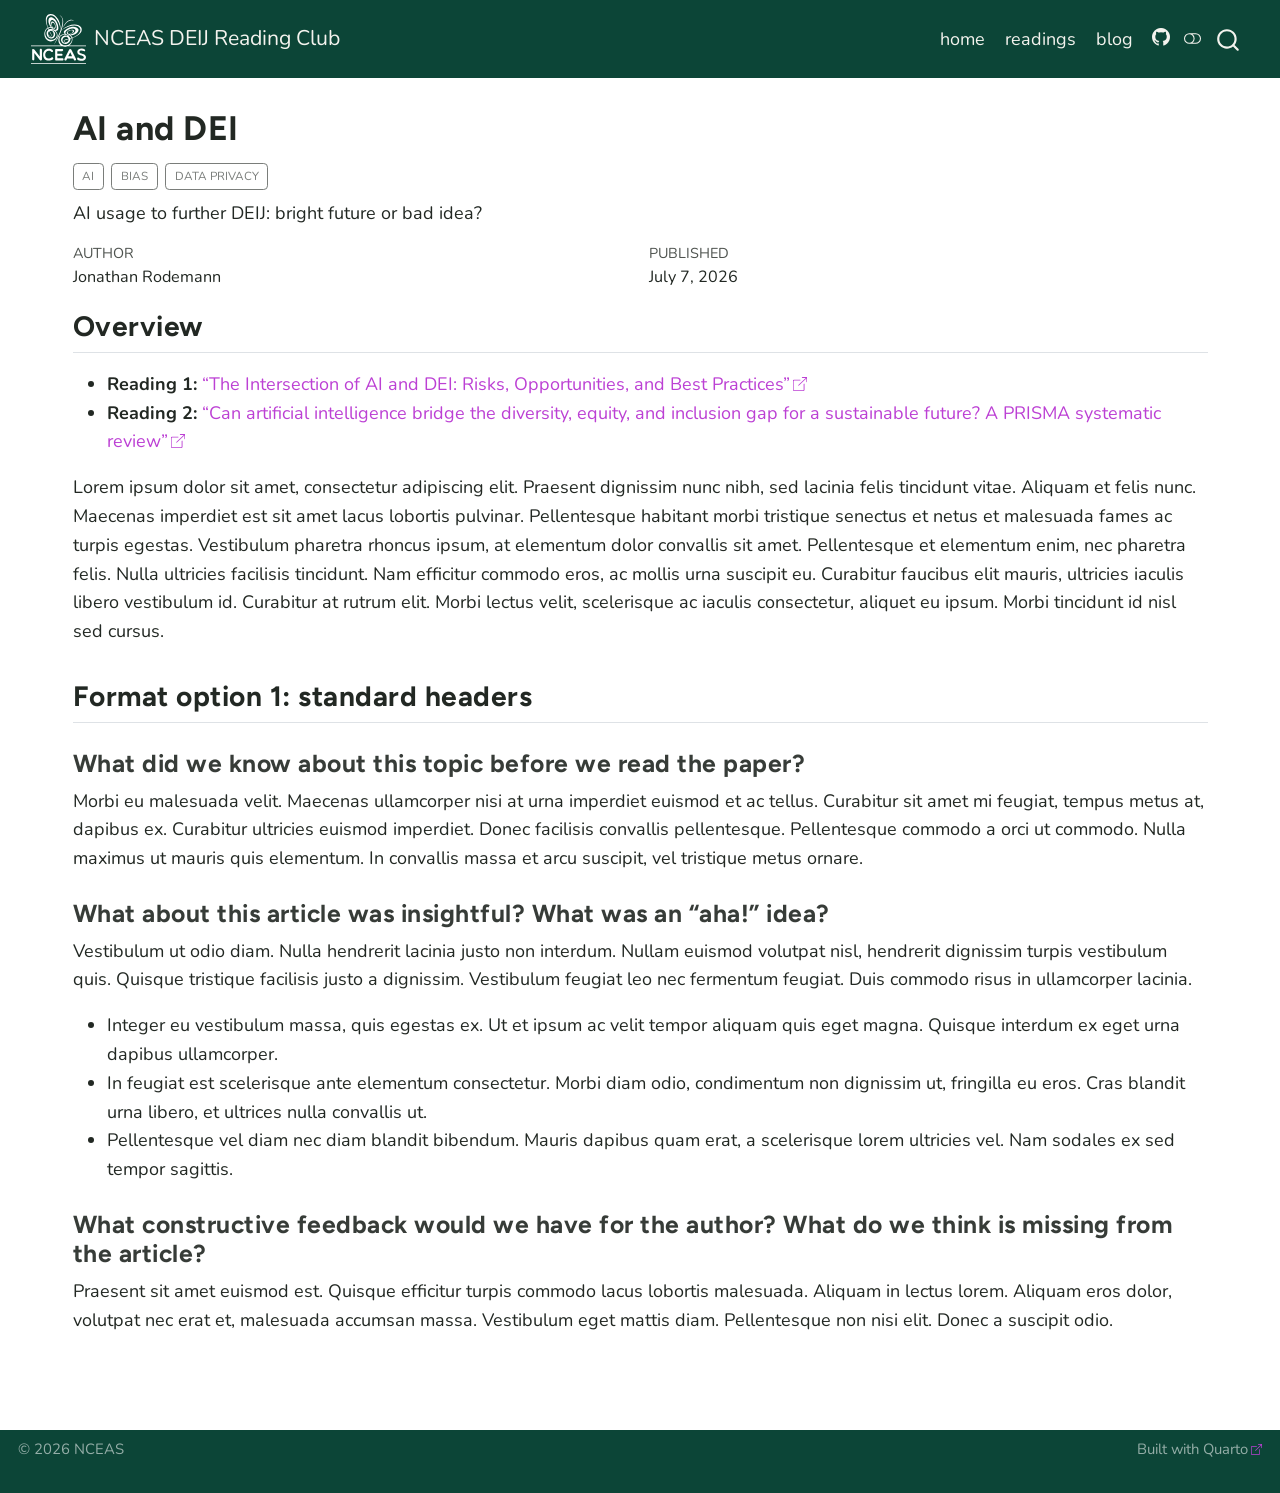
<file: docs/blog_posts/2026-07-07_ai_and_dei.html>
<!DOCTYPE html>
<html xmlns="http://www.w3.org/1999/xhtml" lang="en" xml:lang="en"><head>

<meta charset="utf-8">
<meta name="generator" content="quarto-1.6.39">

<meta name="viewport" content="width=device-width, initial-scale=1.0, user-scalable=yes">

<meta name="author" content="Jonathan Rodemann">
<meta name="dcterms.date" content="2026-07-07">
<meta name="description" content="AI usage to further DEIJ: bright future or bad idea?">

<title>AI and DEI – NCEAS DEIJ Reading Club</title>
<style>
code{white-space: pre-wrap;}
span.smallcaps{font-variant: small-caps;}
div.columns{display: flex; gap: min(4vw, 1.5em);}
div.column{flex: auto; overflow-x: auto;}
div.hanging-indent{margin-left: 1.5em; text-indent: -1.5em;}
ul.task-list{list-style: none;}
ul.task-list li input[type="checkbox"] {
  width: 0.8em;
  margin: 0 0.8em 0.2em -1em; /* quarto-specific, see https://github.com/quarto-dev/quarto-cli/issues/4556 */ 
  vertical-align: middle;
}
</style>


<script src="../site_libs/quarto-nav/quarto-nav.js"></script>
<script src="../site_libs/quarto-nav/headroom.min.js"></script>
<script src="../site_libs/clipboard/clipboard.min.js"></script>
<script src="../site_libs/quarto-search/autocomplete.umd.js"></script>
<script src="../site_libs/quarto-search/fuse.min.js"></script>
<script src="../site_libs/quarto-search/quarto-search.js"></script>
<meta name="quarto:offset" content="../">
<script src="../site_libs/quarto-html/quarto.js"></script>
<script src="../site_libs/quarto-html/popper.min.js"></script>
<script src="../site_libs/quarto-html/tippy.umd.min.js"></script>
<script src="../site_libs/quarto-html/anchor.min.js"></script>
<link href="../site_libs/quarto-html/tippy.css" rel="stylesheet">
<link href="../site_libs/quarto-html/quarto-syntax-highlighting-e26003cea8cd680ca0c55a263523d882.css" rel="stylesheet" class="quarto-color-scheme" id="quarto-text-highlighting-styles">
<link href="../site_libs/quarto-html/quarto-syntax-highlighting-dark-d166b450ba5a8e9f7a0ab969bf6592c1.css" rel="prefetch" class="quarto-color-scheme quarto-color-alternate" id="quarto-text-highlighting-styles">
<script src="../site_libs/bootstrap/bootstrap.min.js"></script>
<link href="../site_libs/bootstrap/bootstrap-icons.css" rel="stylesheet">
<link href="../site_libs/bootstrap/bootstrap-1991b1be5dcbb25f03deedb7cb618936.min.css" rel="stylesheet" append-hash="true" class="quarto-color-scheme" id="quarto-bootstrap" data-mode="light">
<link href="../site_libs/bootstrap/bootstrap-dark-af8d68ec42e29887595c1b62340d3241.min.css" rel="prefetch" append-hash="true" class="quarto-color-scheme quarto-color-alternate" id="quarto-bootstrap" data-mode="dark">
<script id="quarto-search-options" type="application/json">{
  "location": "navbar",
  "copy-button": false,
  "collapse-after": 3,
  "panel-placement": "end",
  "type": "overlay",
  "limit": 50,
  "keyboard-shortcut": [
    "f",
    "/",
    "s"
  ],
  "show-item-context": false,
  "language": {
    "search-no-results-text": "No results",
    "search-matching-documents-text": "matching documents",
    "search-copy-link-title": "Copy link to search",
    "search-hide-matches-text": "Hide additional matches",
    "search-more-match-text": "more match in this document",
    "search-more-matches-text": "more matches in this document",
    "search-clear-button-title": "Clear",
    "search-text-placeholder": "",
    "search-detached-cancel-button-title": "Cancel",
    "search-submit-button-title": "Submit",
    "search-label": "Search"
  }
}</script>


</head>

<body class="nav-fixed">

<div id="quarto-search-results"></div>
  <header id="quarto-header" class="headroom fixed-top">
    <nav class="navbar navbar-expand-lg " data-bs-theme="dark">
      <div class="navbar-container container-fluid">
      <div class="navbar-brand-container mx-auto">
    <a href="../index.html" class="navbar-brand navbar-brand-logo">
    <img src="../images/logo_nceas.svg" alt="NCEAS Logo" class="navbar-logo">
    </a>
    <a class="navbar-brand" href="../index.html">
    <span class="navbar-title">NCEAS DEIJ Reading Club</span>
    </a>
  </div>
            <div id="quarto-search" class="" title="Search"></div>
          <button class="navbar-toggler" type="button" data-bs-toggle="collapse" data-bs-target="#navbarCollapse" aria-controls="navbarCollapse" role="menu" aria-expanded="false" aria-label="Toggle navigation" onclick="if (window.quartoToggleHeadroom) { window.quartoToggleHeadroom(); }">
  <span class="navbar-toggler-icon"></span>
</button>
          <div class="collapse navbar-collapse" id="navbarCollapse">
            <ul class="navbar-nav navbar-nav-scroll ms-auto">
  <li class="nav-item">
    <a class="nav-link" href="../index.html"> 
<span class="menu-text">home</span></a>
  </li>  
  <li class="nav-item">
    <a class="nav-link" href="../readings.html"> 
<span class="menu-text">readings</span></a>
  </li>  
  <li class="nav-item">
    <a class="nav-link" href="../blog.html"> 
<span class="menu-text">blog</span></a>
  </li>  
  <li class="nav-item compact">
    <a class="nav-link" href="https://github.com/nceas/deij_reading" target="_blank"> <i class="bi bi-github" role="img">
</i> 
<span class="menu-text"></span></a>
  </li>  
</ul>
          </div> <!-- /navcollapse -->
            <div class="quarto-navbar-tools">
  <a href="" class="quarto-color-scheme-toggle quarto-navigation-tool  px-1" onclick="window.quartoToggleColorScheme(); return false;" title="Toggle dark mode"><i class="bi"></i></a>
</div>
      </div> <!-- /container-fluid -->
    </nav>
</header>
<!-- content -->
<div id="quarto-content" class="quarto-container page-columns page-rows-contents page-layout-full page-navbar">
<!-- sidebar -->
<!-- margin-sidebar -->
    
<!-- main -->
<main class="content column-page" id="quarto-document-content">

<header id="title-block-header" class="quarto-title-block default">
<div class="quarto-title">
<h1 class="title">AI and DEI</h1>
  <div class="quarto-categories">
    <div class="quarto-category">AI</div>
    <div class="quarto-category">Bias</div>
    <div class="quarto-category">Data Privacy</div>
  </div>
  </div>

<div>
  <div class="description">
    AI usage to further DEIJ: bright future or bad idea?
  </div>
</div>


<div class="quarto-title-meta column-page">

    <div>
    <div class="quarto-title-meta-heading">Author</div>
    <div class="quarto-title-meta-contents">
             <p>Jonathan Rodemann </p>
          </div>
  </div>
    
    <div>
    <div class="quarto-title-meta-heading">Published</div>
    <div class="quarto-title-meta-contents">
      <p class="date">July 7, 2026</p>
    </div>
  </div>
  
    
  </div>
  


</header>


<section id="overview" class="level2">
<h2 class="anchored" data-anchor-id="overview">Overview</h2>
<ul>
<li><strong>Reading 1:</strong> <a href="https://www.techclass.com/resources/learning-and-development-articles/intersection-of-ai-and-dei-risks-opportunities-best-practices">“The Intersection of AI and DEI: Risks, Opportunities, and Best Practices”</a></li>
<li><strong>Reading 2:</strong> <a href="https://drive.google.com/file/d/1s_16l_j9G1kzrO436jxGtmLViu2hA2D9/view?usp=sharing">“Can artificial intelligence bridge the diversity, equity, and inclusion gap for a sustainable future? A PRISMA systematic review”</a></li>
</ul>
<p>Lorem ipsum dolor sit amet, consectetur adipiscing elit. Praesent dignissim nunc nibh, sed lacinia felis tincidunt vitae. Aliquam et felis nunc. Maecenas imperdiet est sit amet lacus lobortis pulvinar. Pellentesque habitant morbi tristique senectus et netus et malesuada fames ac turpis egestas. Vestibulum pharetra rhoncus ipsum, at elementum dolor convallis sit amet. Pellentesque et elementum enim, nec pharetra felis. Nulla ultricies facilisis tincidunt. Nam efficitur commodo eros, ac mollis urna suscipit eu. Curabitur faucibus elit mauris, ultricies iaculis libero vestibulum id. Curabitur at rutrum elit. Morbi lectus velit, scelerisque ac iaculis consectetur, aliquet eu ipsum. Morbi tincidunt id nisl sed cursus.</p>
</section>
<section id="format-option-1-standard-headers" class="level2">
<h2 class="anchored" data-anchor-id="format-option-1-standard-headers">Format option 1: standard headers</h2>
<section id="what-did-we-know-about-this-topic-before-we-read-the-paper" class="level3">
<h3 class="anchored" data-anchor-id="what-did-we-know-about-this-topic-before-we-read-the-paper">What did we know about this topic before we read the paper?</h3>
<p>Morbi eu malesuada velit. Maecenas ullamcorper nisi at urna imperdiet euismod et ac tellus. Curabitur sit amet mi feugiat, tempus metus at, dapibus ex. Curabitur ultricies euismod imperdiet. Donec facilisis convallis pellentesque. Pellentesque commodo a orci ut commodo. Nulla maximus ut mauris quis elementum. In convallis massa et arcu suscipit, vel tristique metus ornare.</p>
</section>
<section id="what-about-this-article-was-insightful-what-was-an-aha-idea" class="level3">
<h3 class="anchored" data-anchor-id="what-about-this-article-was-insightful-what-was-an-aha-idea">What about this article was insightful? What was an “aha!” idea?</h3>
<p>Vestibulum ut odio diam. Nulla hendrerit lacinia justo non interdum. Nullam euismod volutpat nisl, hendrerit dignissim turpis vestibulum quis. Quisque tristique facilisis justo a dignissim. Vestibulum feugiat leo nec fermentum feugiat. Duis commodo risus in ullamcorper lacinia.</p>
<ul>
<li>Integer eu vestibulum massa, quis egestas ex. Ut et ipsum ac velit tempor aliquam quis eget magna. Quisque interdum ex eget urna dapibus ullamcorper.</li>
<li>In feugiat est scelerisque ante elementum consectetur. Morbi diam odio, condimentum non dignissim ut, fringilla eu eros. Cras blandit urna libero, et ultrices nulla convallis ut.</li>
<li>Pellentesque vel diam nec diam blandit bibendum. Mauris dapibus quam erat, a scelerisque lorem ultricies vel. Nam sodales ex sed tempor sagittis.</li>
</ul>
</section>
<section id="what-constructive-feedback-would-we-have-for-the-author-what-do-we-think-is-missing-from-the-article" class="level3">
<h3 class="anchored" data-anchor-id="what-constructive-feedback-would-we-have-for-the-author-what-do-we-think-is-missing-from-the-article">What constructive feedback would we have for the author? What do we think is missing from the article?</h3>
<p>Praesent sit amet euismod est. Quisque efficitur turpis commodo lacus lobortis malesuada. Aliquam in lectus lorem. Aliquam eros dolor, volutpat nec erat et, malesuada accumsan massa. Vestibulum eget mattis diam. Pellentesque non nisi elit. Donec a suscipit odio.</p>


</section>
</section>

</main> <!-- /main -->
<script id="quarto-html-after-body" type="application/javascript">
window.document.addEventListener("DOMContentLoaded", function (event) {
  const toggleBodyColorMode = (bsSheetEl) => {
    const mode = bsSheetEl.getAttribute("data-mode");
    const bodyEl = window.document.querySelector("body");
    if (mode === "dark") {
      bodyEl.classList.add("quarto-dark");
      bodyEl.classList.remove("quarto-light");
    } else {
      bodyEl.classList.add("quarto-light");
      bodyEl.classList.remove("quarto-dark");
    }
  }
  const toggleBodyColorPrimary = () => {
    const bsSheetEl = window.document.querySelector("link#quarto-bootstrap");
    if (bsSheetEl) {
      toggleBodyColorMode(bsSheetEl);
    }
  }
  toggleBodyColorPrimary();  
  const disableStylesheet = (stylesheets) => {
    for (let i=0; i < stylesheets.length; i++) {
      const stylesheet = stylesheets[i];
      stylesheet.rel = 'prefetch';
    }
  }
  const enableStylesheet = (stylesheets) => {
    for (let i=0; i < stylesheets.length; i++) {
      const stylesheet = stylesheets[i];
      stylesheet.rel = 'stylesheet';
    }
  }
  const manageTransitions = (selector, allowTransitions) => {
    const els = window.document.querySelectorAll(selector);
    for (let i=0; i < els.length; i++) {
      const el = els[i];
      if (allowTransitions) {
        el.classList.remove('notransition');
      } else {
        el.classList.add('notransition');
      }
    }
  }
  const toggleGiscusIfUsed = (isAlternate, darkModeDefault) => {
    const baseTheme = document.querySelector('#giscus-base-theme')?.value ?? 'light';
    const alternateTheme = document.querySelector('#giscus-alt-theme')?.value ?? 'dark';
    let newTheme = '';
    if(darkModeDefault) {
      newTheme = isAlternate ? baseTheme : alternateTheme;
    } else {
      newTheme = isAlternate ? alternateTheme : baseTheme;
    }
    const changeGiscusTheme = () => {
      // From: https://github.com/giscus/giscus/issues/336
      const sendMessage = (message) => {
        const iframe = document.querySelector('iframe.giscus-frame');
        if (!iframe) return;
        iframe.contentWindow.postMessage({ giscus: message }, 'https://giscus.app');
      }
      sendMessage({
        setConfig: {
          theme: newTheme
        }
      });
    }
    const isGiscussLoaded = window.document.querySelector('iframe.giscus-frame') !== null;
    if (isGiscussLoaded) {
      changeGiscusTheme();
    }
  }
  const toggleColorMode = (alternate) => {
    // Switch the stylesheets
    const alternateStylesheets = window.document.querySelectorAll('link.quarto-color-scheme.quarto-color-alternate');
    manageTransitions('#quarto-margin-sidebar .nav-link', false);
    if (alternate) {
      enableStylesheet(alternateStylesheets);
      for (const sheetNode of alternateStylesheets) {
        if (sheetNode.id === "quarto-bootstrap") {
          toggleBodyColorMode(sheetNode);
        }
      }
    } else {
      disableStylesheet(alternateStylesheets);
      toggleBodyColorPrimary();
    }
    manageTransitions('#quarto-margin-sidebar .nav-link', true);
    // Switch the toggles
    const toggles = window.document.querySelectorAll('.quarto-color-scheme-toggle');
    for (let i=0; i < toggles.length; i++) {
      const toggle = toggles[i];
      if (toggle) {
        if (alternate) {
          toggle.classList.add("alternate");     
        } else {
          toggle.classList.remove("alternate");
        }
      }
    }
    // Hack to workaround the fact that safari doesn't
    // properly recolor the scrollbar when toggling (#1455)
    if (navigator.userAgent.indexOf('Safari') > 0 && navigator.userAgent.indexOf('Chrome') == -1) {
      manageTransitions("body", false);
      window.scrollTo(0, 1);
      setTimeout(() => {
        window.scrollTo(0, 0);
        manageTransitions("body", true);
      }, 40);  
    }
  }
  const isFileUrl = () => { 
    return window.location.protocol === 'file:';
  }
  const hasAlternateSentinel = () => {  
    let styleSentinel = getColorSchemeSentinel();
    if (styleSentinel !== null) {
      return styleSentinel === "alternate";
    } else {
      return false;
    }
  }
  const setStyleSentinel = (alternate) => {
    const value = alternate ? "alternate" : "default";
    if (!isFileUrl()) {
      window.localStorage.setItem("quarto-color-scheme", value);
    } else {
      localAlternateSentinel = value;
    }
  }
  const getColorSchemeSentinel = () => {
    if (!isFileUrl()) {
      const storageValue = window.localStorage.getItem("quarto-color-scheme");
      return storageValue != null ? storageValue : localAlternateSentinel;
    } else {
      return localAlternateSentinel;
    }
  }
  const darkModeDefault = false;
  let localAlternateSentinel = darkModeDefault ? 'alternate' : 'default';
  // Dark / light mode switch
  window.quartoToggleColorScheme = () => {
    // Read the current dark / light value 
    let toAlternate = !hasAlternateSentinel();
    toggleColorMode(toAlternate);
    setStyleSentinel(toAlternate);
    toggleGiscusIfUsed(toAlternate, darkModeDefault);
  };
  // Ensure there is a toggle, if there isn't float one in the top right
  if (window.document.querySelector('.quarto-color-scheme-toggle') === null) {
    const a = window.document.createElement('a');
    a.classList.add('top-right');
    a.classList.add('quarto-color-scheme-toggle');
    a.href = "";
    a.onclick = function() { try { window.quartoToggleColorScheme(); } catch {} return false; };
    const i = window.document.createElement("i");
    i.classList.add('bi');
    a.appendChild(i);
    window.document.body.appendChild(a);
  }
  // Switch to dark mode if need be
  if (hasAlternateSentinel()) {
    toggleColorMode(true);
  } else {
    toggleColorMode(false);
  }
  const icon = "";
  const anchorJS = new window.AnchorJS();
  anchorJS.options = {
    placement: 'right',
    icon: icon
  };
  anchorJS.add('.anchored');
  const isCodeAnnotation = (el) => {
    for (const clz of el.classList) {
      if (clz.startsWith('code-annotation-')) {                     
        return true;
      }
    }
    return false;
  }
  const onCopySuccess = function(e) {
    // button target
    const button = e.trigger;
    // don't keep focus
    button.blur();
    // flash "checked"
    button.classList.add('code-copy-button-checked');
    var currentTitle = button.getAttribute("title");
    button.setAttribute("title", "Copied!");
    let tooltip;
    if (window.bootstrap) {
      button.setAttribute("data-bs-toggle", "tooltip");
      button.setAttribute("data-bs-placement", "left");
      button.setAttribute("data-bs-title", "Copied!");
      tooltip = new bootstrap.Tooltip(button, 
        { trigger: "manual", 
          customClass: "code-copy-button-tooltip",
          offset: [0, -8]});
      tooltip.show();    
    }
    setTimeout(function() {
      if (tooltip) {
        tooltip.hide();
        button.removeAttribute("data-bs-title");
        button.removeAttribute("data-bs-toggle");
        button.removeAttribute("data-bs-placement");
      }
      button.setAttribute("title", currentTitle);
      button.classList.remove('code-copy-button-checked');
    }, 1000);
    // clear code selection
    e.clearSelection();
  }
  const getTextToCopy = function(trigger) {
      const codeEl = trigger.previousElementSibling.cloneNode(true);
      for (const childEl of codeEl.children) {
        if (isCodeAnnotation(childEl)) {
          childEl.remove();
        }
      }
      return codeEl.innerText;
  }
  const clipboard = new window.ClipboardJS('.code-copy-button:not([data-in-quarto-modal])', {
    text: getTextToCopy
  });
  clipboard.on('success', onCopySuccess);
  if (window.document.getElementById('quarto-embedded-source-code-modal')) {
    const clipboardModal = new window.ClipboardJS('.code-copy-button[data-in-quarto-modal]', {
      text: getTextToCopy,
      container: window.document.getElementById('quarto-embedded-source-code-modal')
    });
    clipboardModal.on('success', onCopySuccess);
  }
    var localhostRegex = new RegExp(/^(?:http|https):\/\/localhost\:?[0-9]*\//);
    var mailtoRegex = new RegExp(/^mailto:/);
      var filterRegex = new RegExp("https:\/\/your-username\.github\.io\/deij_reading\/");
    var isInternal = (href) => {
        return filterRegex.test(href) || localhostRegex.test(href) || mailtoRegex.test(href);
    }
    // Inspect non-navigation links and adorn them if external
 	var links = window.document.querySelectorAll('a[href]:not(.nav-link):not(.navbar-brand):not(.toc-action):not(.sidebar-link):not(.sidebar-item-toggle):not(.pagination-link):not(.no-external):not([aria-hidden]):not(.dropdown-item):not(.quarto-navigation-tool):not(.about-link)');
    for (var i=0; i<links.length; i++) {
      const link = links[i];
      if (!isInternal(link.href)) {
        // undo the damage that might have been done by quarto-nav.js in the case of
        // links that we want to consider external
        if (link.dataset.originalHref !== undefined) {
          link.href = link.dataset.originalHref;
        }
          // target, if specified
          link.setAttribute("target", "_blank");
          if (link.getAttribute("rel") === null) {
            link.setAttribute("rel", "noopener");
          }
          // default icon
          link.classList.add("external");
      }
    }
  function tippyHover(el, contentFn, onTriggerFn, onUntriggerFn) {
    const config = {
      allowHTML: true,
      maxWidth: 500,
      delay: 100,
      arrow: false,
      appendTo: function(el) {
          return el.parentElement;
      },
      interactive: true,
      interactiveBorder: 10,
      theme: 'quarto',
      placement: 'bottom-start',
    };
    if (contentFn) {
      config.content = contentFn;
    }
    if (onTriggerFn) {
      config.onTrigger = onTriggerFn;
    }
    if (onUntriggerFn) {
      config.onUntrigger = onUntriggerFn;
    }
    window.tippy(el, config); 
  }
  const noterefs = window.document.querySelectorAll('a[role="doc-noteref"]');
  for (var i=0; i<noterefs.length; i++) {
    const ref = noterefs[i];
    tippyHover(ref, function() {
      // use id or data attribute instead here
      let href = ref.getAttribute('data-footnote-href') || ref.getAttribute('href');
      try { href = new URL(href).hash; } catch {}
      const id = href.replace(/^#\/?/, "");
      const note = window.document.getElementById(id);
      if (note) {
        return note.innerHTML;
      } else {
        return "";
      }
    });
  }
  const xrefs = window.document.querySelectorAll('a.quarto-xref');
  const processXRef = (id, note) => {
    // Strip column container classes
    const stripColumnClz = (el) => {
      el.classList.remove("page-full", "page-columns");
      if (el.children) {
        for (const child of el.children) {
          stripColumnClz(child);
        }
      }
    }
    stripColumnClz(note)
    if (id === null || id.startsWith('sec-')) {
      // Special case sections, only their first couple elements
      const container = document.createElement("div");
      if (note.children && note.children.length > 2) {
        container.appendChild(note.children[0].cloneNode(true));
        for (let i = 1; i < note.children.length; i++) {
          const child = note.children[i];
          if (child.tagName === "P" && child.innerText === "") {
            continue;
          } else {
            container.appendChild(child.cloneNode(true));
            break;
          }
        }
        if (window.Quarto?.typesetMath) {
          window.Quarto.typesetMath(container);
        }
        return container.innerHTML
      } else {
        if (window.Quarto?.typesetMath) {
          window.Quarto.typesetMath(note);
        }
        return note.innerHTML;
      }
    } else {
      // Remove any anchor links if they are present
      const anchorLink = note.querySelector('a.anchorjs-link');
      if (anchorLink) {
        anchorLink.remove();
      }
      if (window.Quarto?.typesetMath) {
        window.Quarto.typesetMath(note);
      }
      if (note.classList.contains("callout")) {
        return note.outerHTML;
      } else {
        return note.innerHTML;
      }
    }
  }
  for (var i=0; i<xrefs.length; i++) {
    const xref = xrefs[i];
    tippyHover(xref, undefined, function(instance) {
      instance.disable();
      let url = xref.getAttribute('href');
      let hash = undefined; 
      if (url.startsWith('#')) {
        hash = url;
      } else {
        try { hash = new URL(url).hash; } catch {}
      }
      if (hash) {
        const id = hash.replace(/^#\/?/, "");
        const note = window.document.getElementById(id);
        if (note !== null) {
          try {
            const html = processXRef(id, note.cloneNode(true));
            instance.setContent(html);
          } finally {
            instance.enable();
            instance.show();
          }
        } else {
          // See if we can fetch this
          fetch(url.split('#')[0])
          .then(res => res.text())
          .then(html => {
            const parser = new DOMParser();
            const htmlDoc = parser.parseFromString(html, "text/html");
            const note = htmlDoc.getElementById(id);
            if (note !== null) {
              const html = processXRef(id, note);
              instance.setContent(html);
            } 
          }).finally(() => {
            instance.enable();
            instance.show();
          });
        }
      } else {
        // See if we can fetch a full url (with no hash to target)
        // This is a special case and we should probably do some content thinning / targeting
        fetch(url)
        .then(res => res.text())
        .then(html => {
          const parser = new DOMParser();
          const htmlDoc = parser.parseFromString(html, "text/html");
          const note = htmlDoc.querySelector('main.content');
          if (note !== null) {
            // This should only happen for chapter cross references
            // (since there is no id in the URL)
            // remove the first header
            if (note.children.length > 0 && note.children[0].tagName === "HEADER") {
              note.children[0].remove();
            }
            const html = processXRef(null, note);
            instance.setContent(html);
          } 
        }).finally(() => {
          instance.enable();
          instance.show();
        });
      }
    }, function(instance) {
    });
  }
      let selectedAnnoteEl;
      const selectorForAnnotation = ( cell, annotation) => {
        let cellAttr = 'data-code-cell="' + cell + '"';
        let lineAttr = 'data-code-annotation="' +  annotation + '"';
        const selector = 'span[' + cellAttr + '][' + lineAttr + ']';
        return selector;
      }
      const selectCodeLines = (annoteEl) => {
        const doc = window.document;
        const targetCell = annoteEl.getAttribute("data-target-cell");
        const targetAnnotation = annoteEl.getAttribute("data-target-annotation");
        const annoteSpan = window.document.querySelector(selectorForAnnotation(targetCell, targetAnnotation));
        const lines = annoteSpan.getAttribute("data-code-lines").split(",");
        const lineIds = lines.map((line) => {
          return targetCell + "-" + line;
        })
        let top = null;
        let height = null;
        let parent = null;
        if (lineIds.length > 0) {
            //compute the position of the single el (top and bottom and make a div)
            const el = window.document.getElementById(lineIds[0]);
            top = el.offsetTop;
            height = el.offsetHeight;
            parent = el.parentElement.parentElement;
          if (lineIds.length > 1) {
            const lastEl = window.document.getElementById(lineIds[lineIds.length - 1]);
            const bottom = lastEl.offsetTop + lastEl.offsetHeight;
            height = bottom - top;
          }
          if (top !== null && height !== null && parent !== null) {
            // cook up a div (if necessary) and position it 
            let div = window.document.getElementById("code-annotation-line-highlight");
            if (div === null) {
              div = window.document.createElement("div");
              div.setAttribute("id", "code-annotation-line-highlight");
              div.style.position = 'absolute';
              parent.appendChild(div);
            }
            div.style.top = top - 2 + "px";
            div.style.height = height + 4 + "px";
            div.style.left = 0;
            let gutterDiv = window.document.getElementById("code-annotation-line-highlight-gutter");
            if (gutterDiv === null) {
              gutterDiv = window.document.createElement("div");
              gutterDiv.setAttribute("id", "code-annotation-line-highlight-gutter");
              gutterDiv.style.position = 'absolute';
              const codeCell = window.document.getElementById(targetCell);
              const gutter = codeCell.querySelector('.code-annotation-gutter');
              gutter.appendChild(gutterDiv);
            }
            gutterDiv.style.top = top - 2 + "px";
            gutterDiv.style.height = height + 4 + "px";
          }
          selectedAnnoteEl = annoteEl;
        }
      };
      const unselectCodeLines = () => {
        const elementsIds = ["code-annotation-line-highlight", "code-annotation-line-highlight-gutter"];
        elementsIds.forEach((elId) => {
          const div = window.document.getElementById(elId);
          if (div) {
            div.remove();
          }
        });
        selectedAnnoteEl = undefined;
      };
        // Handle positioning of the toggle
    window.addEventListener(
      "resize",
      throttle(() => {
        elRect = undefined;
        if (selectedAnnoteEl) {
          selectCodeLines(selectedAnnoteEl);
        }
      }, 10)
    );
    function throttle(fn, ms) {
    let throttle = false;
    let timer;
      return (...args) => {
        if(!throttle) { // first call gets through
            fn.apply(this, args);
            throttle = true;
        } else { // all the others get throttled
            if(timer) clearTimeout(timer); // cancel #2
            timer = setTimeout(() => {
              fn.apply(this, args);
              timer = throttle = false;
            }, ms);
        }
      };
    }
      // Attach click handler to the DT
      const annoteDls = window.document.querySelectorAll('dt[data-target-cell]');
      for (const annoteDlNode of annoteDls) {
        annoteDlNode.addEventListener('click', (event) => {
          const clickedEl = event.target;
          if (clickedEl !== selectedAnnoteEl) {
            unselectCodeLines();
            const activeEl = window.document.querySelector('dt[data-target-cell].code-annotation-active');
            if (activeEl) {
              activeEl.classList.remove('code-annotation-active');
            }
            selectCodeLines(clickedEl);
            clickedEl.classList.add('code-annotation-active');
          } else {
            // Unselect the line
            unselectCodeLines();
            clickedEl.classList.remove('code-annotation-active');
          }
        });
      }
  const findCites = (el) => {
    const parentEl = el.parentElement;
    if (parentEl) {
      const cites = parentEl.dataset.cites;
      if (cites) {
        return {
          el,
          cites: cites.split(' ')
        };
      } else {
        return findCites(el.parentElement)
      }
    } else {
      return undefined;
    }
  };
  var bibliorefs = window.document.querySelectorAll('a[role="doc-biblioref"]');
  for (var i=0; i<bibliorefs.length; i++) {
    const ref = bibliorefs[i];
    const citeInfo = findCites(ref);
    if (citeInfo) {
      tippyHover(citeInfo.el, function() {
        var popup = window.document.createElement('div');
        citeInfo.cites.forEach(function(cite) {
          var citeDiv = window.document.createElement('div');
          citeDiv.classList.add('hanging-indent');
          citeDiv.classList.add('csl-entry');
          var biblioDiv = window.document.getElementById('ref-' + cite);
          if (biblioDiv) {
            citeDiv.innerHTML = biblioDiv.innerHTML;
          }
          popup.appendChild(citeDiv);
        });
        return popup.innerHTML;
      });
    }
  }
});
</script>
</div> <!-- /content -->
<footer class="footer">
  <div class="nav-footer">
    <div class="nav-footer-left">
<p>© 2026 NCEAS</p>
</div>   
    <div class="nav-footer-center">
      &nbsp;
    </div>
    <div class="nav-footer-right">
<p>Built with <a href="https://quarto.org/" target="_blank">Quarto</a></p>
</div>
  </div>
</footer>




</body></html>
</file>
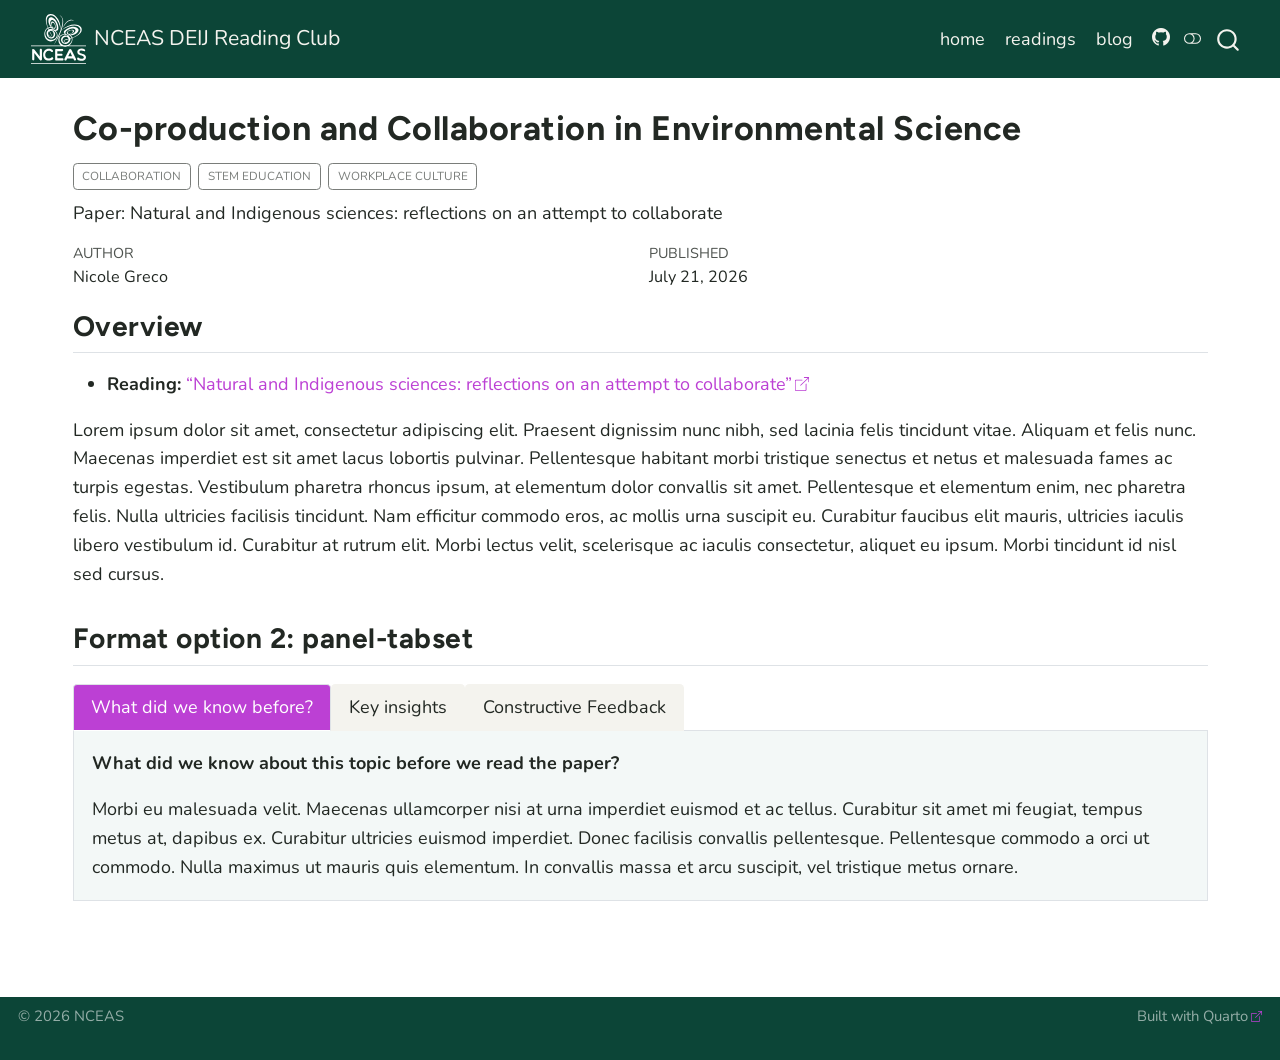
<file: docs/blog_posts/2026-07-21_coproduction_and_collaboration.html>
<!DOCTYPE html>
<html xmlns="http://www.w3.org/1999/xhtml" lang="en" xml:lang="en"><head>

<meta charset="utf-8">
<meta name="generator" content="quarto-1.6.39">

<meta name="viewport" content="width=device-width, initial-scale=1.0, user-scalable=yes">

<meta name="author" content="Nicole Greco">
<meta name="dcterms.date" content="2026-07-21">
<meta name="description" content="Paper: Natural and Indigenous sciences: reflections on an attempt to collaborate">

<title>Co-production and Collaboration in Environmental Science – NCEAS DEIJ Reading Club</title>
<style>
code{white-space: pre-wrap;}
span.smallcaps{font-variant: small-caps;}
div.columns{display: flex; gap: min(4vw, 1.5em);}
div.column{flex: auto; overflow-x: auto;}
div.hanging-indent{margin-left: 1.5em; text-indent: -1.5em;}
ul.task-list{list-style: none;}
ul.task-list li input[type="checkbox"] {
  width: 0.8em;
  margin: 0 0.8em 0.2em -1em; /* quarto-specific, see https://github.com/quarto-dev/quarto-cli/issues/4556 */ 
  vertical-align: middle;
}
</style>


<script src="../site_libs/quarto-nav/quarto-nav.js"></script>
<script src="../site_libs/quarto-nav/headroom.min.js"></script>
<script src="../site_libs/clipboard/clipboard.min.js"></script>
<script src="../site_libs/quarto-search/autocomplete.umd.js"></script>
<script src="../site_libs/quarto-search/fuse.min.js"></script>
<script src="../site_libs/quarto-search/quarto-search.js"></script>
<meta name="quarto:offset" content="../">
<script src="../site_libs/quarto-html/quarto.js"></script>
<script src="../site_libs/quarto-html/popper.min.js"></script>
<script src="../site_libs/quarto-html/tippy.umd.min.js"></script>
<script src="../site_libs/quarto-html/anchor.min.js"></script>
<link href="../site_libs/quarto-html/tippy.css" rel="stylesheet">
<link href="../site_libs/quarto-html/quarto-syntax-highlighting-e26003cea8cd680ca0c55a263523d882.css" rel="stylesheet" class="quarto-color-scheme" id="quarto-text-highlighting-styles">
<link href="../site_libs/quarto-html/quarto-syntax-highlighting-dark-d166b450ba5a8e9f7a0ab969bf6592c1.css" rel="prefetch" class="quarto-color-scheme quarto-color-alternate" id="quarto-text-highlighting-styles">
<script src="../site_libs/bootstrap/bootstrap.min.js"></script>
<link href="../site_libs/bootstrap/bootstrap-icons.css" rel="stylesheet">
<link href="../site_libs/bootstrap/bootstrap-1991b1be5dcbb25f03deedb7cb618936.min.css" rel="stylesheet" append-hash="true" class="quarto-color-scheme" id="quarto-bootstrap" data-mode="light">
<link href="../site_libs/bootstrap/bootstrap-dark-af8d68ec42e29887595c1b62340d3241.min.css" rel="prefetch" append-hash="true" class="quarto-color-scheme quarto-color-alternate" id="quarto-bootstrap" data-mode="dark">
<script id="quarto-search-options" type="application/json">{
  "location": "navbar",
  "copy-button": false,
  "collapse-after": 3,
  "panel-placement": "end",
  "type": "overlay",
  "limit": 50,
  "keyboard-shortcut": [
    "f",
    "/",
    "s"
  ],
  "show-item-context": false,
  "language": {
    "search-no-results-text": "No results",
    "search-matching-documents-text": "matching documents",
    "search-copy-link-title": "Copy link to search",
    "search-hide-matches-text": "Hide additional matches",
    "search-more-match-text": "more match in this document",
    "search-more-matches-text": "more matches in this document",
    "search-clear-button-title": "Clear",
    "search-text-placeholder": "",
    "search-detached-cancel-button-title": "Cancel",
    "search-submit-button-title": "Submit",
    "search-label": "Search"
  }
}</script>


</head>

<body class="nav-fixed">

<div id="quarto-search-results"></div>
  <header id="quarto-header" class="headroom fixed-top">
    <nav class="navbar navbar-expand-lg " data-bs-theme="dark">
      <div class="navbar-container container-fluid">
      <div class="navbar-brand-container mx-auto">
    <a href="../index.html" class="navbar-brand navbar-brand-logo">
    <img src="../images/logo_nceas.svg" alt="NCEAS Logo" class="navbar-logo">
    </a>
    <a class="navbar-brand" href="../index.html">
    <span class="navbar-title">NCEAS DEIJ Reading Club</span>
    </a>
  </div>
            <div id="quarto-search" class="" title="Search"></div>
          <button class="navbar-toggler" type="button" data-bs-toggle="collapse" data-bs-target="#navbarCollapse" aria-controls="navbarCollapse" role="menu" aria-expanded="false" aria-label="Toggle navigation" onclick="if (window.quartoToggleHeadroom) { window.quartoToggleHeadroom(); }">
  <span class="navbar-toggler-icon"></span>
</button>
          <div class="collapse navbar-collapse" id="navbarCollapse">
            <ul class="navbar-nav navbar-nav-scroll ms-auto">
  <li class="nav-item">
    <a class="nav-link" href="../index.html"> 
<span class="menu-text">home</span></a>
  </li>  
  <li class="nav-item">
    <a class="nav-link" href="../readings.html"> 
<span class="menu-text">readings</span></a>
  </li>  
  <li class="nav-item">
    <a class="nav-link" href="../blog.html"> 
<span class="menu-text">blog</span></a>
  </li>  
  <li class="nav-item compact">
    <a class="nav-link" href="https://github.com/nceas/deij_reading" target="_blank"> <i class="bi bi-github" role="img">
</i> 
<span class="menu-text"></span></a>
  </li>  
</ul>
          </div> <!-- /navcollapse -->
            <div class="quarto-navbar-tools">
  <a href="" class="quarto-color-scheme-toggle quarto-navigation-tool  px-1" onclick="window.quartoToggleColorScheme(); return false;" title="Toggle dark mode"><i class="bi"></i></a>
</div>
      </div> <!-- /container-fluid -->
    </nav>
</header>
<!-- content -->
<div id="quarto-content" class="quarto-container page-columns page-rows-contents page-layout-full page-navbar">
<!-- sidebar -->
<!-- margin-sidebar -->
    
<!-- main -->
<main class="content column-page" id="quarto-document-content">

<header id="title-block-header" class="quarto-title-block default">
<div class="quarto-title">
<h1 class="title">Co-production and Collaboration in Environmental Science</h1>
  <div class="quarto-categories">
    <div class="quarto-category">collaboration</div>
    <div class="quarto-category">STEM Education</div>
    <div class="quarto-category">Workplace Culture</div>
  </div>
  </div>

<div>
  <div class="description">
    Paper: Natural and Indigenous sciences: reflections on an attempt to collaborate
  </div>
</div>


<div class="quarto-title-meta column-page">

    <div>
    <div class="quarto-title-meta-heading">Author</div>
    <div class="quarto-title-meta-contents">
             <p>Nicole Greco </p>
          </div>
  </div>
    
    <div>
    <div class="quarto-title-meta-heading">Published</div>
    <div class="quarto-title-meta-contents">
      <p class="date">July 21, 2026</p>
    </div>
  </div>
  
    
  </div>
  


</header>


<section id="overview" class="level2">
<h2 class="anchored" data-anchor-id="overview">Overview</h2>
<ul>
<li><strong>Reading:</strong> <a href="https://drive.google.com/file/d/1zX0gZRJ0qj2WDph8F0B_LCtvR0wbytgx/view?usp=sharing">“Natural and Indigenous sciences: reflections on an attempt to collaborate”</a></li>
</ul>
<p>Lorem ipsum dolor sit amet, consectetur adipiscing elit. Praesent dignissim nunc nibh, sed lacinia felis tincidunt vitae. Aliquam et felis nunc. Maecenas imperdiet est sit amet lacus lobortis pulvinar. Pellentesque habitant morbi tristique senectus et netus et malesuada fames ac turpis egestas. Vestibulum pharetra rhoncus ipsum, at elementum dolor convallis sit amet. Pellentesque et elementum enim, nec pharetra felis. Nulla ultricies facilisis tincidunt. Nam efficitur commodo eros, ac mollis urna suscipit eu. Curabitur faucibus elit mauris, ultricies iaculis libero vestibulum id. Curabitur at rutrum elit. Morbi lectus velit, scelerisque ac iaculis consectetur, aliquet eu ipsum. Morbi tincidunt id nisl sed cursus.</p>
</section>
<section id="format-option-2-panel-tabset" class="level2">
<h2 class="anchored" data-anchor-id="format-option-2-panel-tabset">Format option 2: panel-tabset</h2>
<div class="tabset-margin-container"></div><div class="panel-tabset">
<ul class="nav nav-tabs" role="tablist"><li class="nav-item" role="presentation"><a class="nav-link active" id="tabset-1-1-tab" data-bs-toggle="tab" data-bs-target="#tabset-1-1" role="tab" aria-controls="tabset-1-1" aria-selected="true">What did we know before?</a></li><li class="nav-item" role="presentation"><a class="nav-link" id="tabset-1-2-tab" data-bs-toggle="tab" data-bs-target="#tabset-1-2" role="tab" aria-controls="tabset-1-2" aria-selected="false">Key insights</a></li><li class="nav-item" role="presentation"><a class="nav-link" id="tabset-1-3-tab" data-bs-toggle="tab" data-bs-target="#tabset-1-3" role="tab" aria-controls="tabset-1-3" aria-selected="false">Constructive Feedback</a></li></ul>
<div class="tab-content">
<div id="tabset-1-1" class="tab-pane active" role="tabpanel" aria-labelledby="tabset-1-1-tab">
<p><strong>What did we know about this topic before we read the paper?</strong></p>
<p>Morbi eu malesuada velit. Maecenas ullamcorper nisi at urna imperdiet euismod et ac tellus. Curabitur sit amet mi feugiat, tempus metus at, dapibus ex. Curabitur ultricies euismod imperdiet. Donec facilisis convallis pellentesque. Pellentesque commodo a orci ut commodo. Nulla maximus ut mauris quis elementum. In convallis massa et arcu suscipit, vel tristique metus ornare.</p>
</div>
<div id="tabset-1-2" class="tab-pane" role="tabpanel" aria-labelledby="tabset-1-2-tab">
<p><strong>What about this article was insightful? What was an “aha!” idea?</strong></p>
<p>Vestibulum ut odio diam. Nulla hendrerit lacinia justo non interdum. Nullam euismod volutpat nisl, hendrerit dignissim turpis vestibulum quis. Quisque tristique facilisis justo a dignissim. Vestibulum feugiat leo nec fermentum feugiat. Duis commodo risus in ullamcorper lacinia.</p>
<ul>
<li>Integer eu vestibulum massa, quis egestas ex. Ut et ipsum ac velit tempor aliquam quis eget magna. Quisque interdum ex eget urna dapibus ullamcorper.</li>
<li>In feugiat est scelerisque ante elementum consectetur. Morbi diam odio, condimentum non dignissim ut, fringilla eu eros. Cras blandit urna libero, et ultrices nulla convallis ut.</li>
<li>Pellentesque vel diam nec diam blandit bibendum. Mauris dapibus quam erat, a scelerisque lorem ultricies vel. Nam sodales ex sed tempor sagittis.</li>
</ul>
</div>
<div id="tabset-1-3" class="tab-pane" role="tabpanel" aria-labelledby="tabset-1-3-tab">
<p><strong>What constructive feedback would we have for the author? What do we think is missing from the article?</strong></p>
<p>Praesent sit amet euismod est. Quisque efficitur turpis commodo lacus lobortis malesuada. Aliquam in lectus lorem. Aliquam eros dolor, volutpat nec erat et, malesuada accumsan massa. Vestibulum eget mattis diam. Pellentesque non nisi elit. Donec a suscipit odio.</p>
</div>
</div>
</div>


</section>

</main> <!-- /main -->
<script id="quarto-html-after-body" type="application/javascript">
window.document.addEventListener("DOMContentLoaded", function (event) {
  const toggleBodyColorMode = (bsSheetEl) => {
    const mode = bsSheetEl.getAttribute("data-mode");
    const bodyEl = window.document.querySelector("body");
    if (mode === "dark") {
      bodyEl.classList.add("quarto-dark");
      bodyEl.classList.remove("quarto-light");
    } else {
      bodyEl.classList.add("quarto-light");
      bodyEl.classList.remove("quarto-dark");
    }
  }
  const toggleBodyColorPrimary = () => {
    const bsSheetEl = window.document.querySelector("link#quarto-bootstrap");
    if (bsSheetEl) {
      toggleBodyColorMode(bsSheetEl);
    }
  }
  toggleBodyColorPrimary();  
  const disableStylesheet = (stylesheets) => {
    for (let i=0; i < stylesheets.length; i++) {
      const stylesheet = stylesheets[i];
      stylesheet.rel = 'prefetch';
    }
  }
  const enableStylesheet = (stylesheets) => {
    for (let i=0; i < stylesheets.length; i++) {
      const stylesheet = stylesheets[i];
      stylesheet.rel = 'stylesheet';
    }
  }
  const manageTransitions = (selector, allowTransitions) => {
    const els = window.document.querySelectorAll(selector);
    for (let i=0; i < els.length; i++) {
      const el = els[i];
      if (allowTransitions) {
        el.classList.remove('notransition');
      } else {
        el.classList.add('notransition');
      }
    }
  }
  const toggleGiscusIfUsed = (isAlternate, darkModeDefault) => {
    const baseTheme = document.querySelector('#giscus-base-theme')?.value ?? 'light';
    const alternateTheme = document.querySelector('#giscus-alt-theme')?.value ?? 'dark';
    let newTheme = '';
    if(darkModeDefault) {
      newTheme = isAlternate ? baseTheme : alternateTheme;
    } else {
      newTheme = isAlternate ? alternateTheme : baseTheme;
    }
    const changeGiscusTheme = () => {
      // From: https://github.com/giscus/giscus/issues/336
      const sendMessage = (message) => {
        const iframe = document.querySelector('iframe.giscus-frame');
        if (!iframe) return;
        iframe.contentWindow.postMessage({ giscus: message }, 'https://giscus.app');
      }
      sendMessage({
        setConfig: {
          theme: newTheme
        }
      });
    }
    const isGiscussLoaded = window.document.querySelector('iframe.giscus-frame') !== null;
    if (isGiscussLoaded) {
      changeGiscusTheme();
    }
  }
  const toggleColorMode = (alternate) => {
    // Switch the stylesheets
    const alternateStylesheets = window.document.querySelectorAll('link.quarto-color-scheme.quarto-color-alternate');
    manageTransitions('#quarto-margin-sidebar .nav-link', false);
    if (alternate) {
      enableStylesheet(alternateStylesheets);
      for (const sheetNode of alternateStylesheets) {
        if (sheetNode.id === "quarto-bootstrap") {
          toggleBodyColorMode(sheetNode);
        }
      }
    } else {
      disableStylesheet(alternateStylesheets);
      toggleBodyColorPrimary();
    }
    manageTransitions('#quarto-margin-sidebar .nav-link', true);
    // Switch the toggles
    const toggles = window.document.querySelectorAll('.quarto-color-scheme-toggle');
    for (let i=0; i < toggles.length; i++) {
      const toggle = toggles[i];
      if (toggle) {
        if (alternate) {
          toggle.classList.add("alternate");     
        } else {
          toggle.classList.remove("alternate");
        }
      }
    }
    // Hack to workaround the fact that safari doesn't
    // properly recolor the scrollbar when toggling (#1455)
    if (navigator.userAgent.indexOf('Safari') > 0 && navigator.userAgent.indexOf('Chrome') == -1) {
      manageTransitions("body", false);
      window.scrollTo(0, 1);
      setTimeout(() => {
        window.scrollTo(0, 0);
        manageTransitions("body", true);
      }, 40);  
    }
  }
  const isFileUrl = () => { 
    return window.location.protocol === 'file:';
  }
  const hasAlternateSentinel = () => {  
    let styleSentinel = getColorSchemeSentinel();
    if (styleSentinel !== null) {
      return styleSentinel === "alternate";
    } else {
      return false;
    }
  }
  const setStyleSentinel = (alternate) => {
    const value = alternate ? "alternate" : "default";
    if (!isFileUrl()) {
      window.localStorage.setItem("quarto-color-scheme", value);
    } else {
      localAlternateSentinel = value;
    }
  }
  const getColorSchemeSentinel = () => {
    if (!isFileUrl()) {
      const storageValue = window.localStorage.getItem("quarto-color-scheme");
      return storageValue != null ? storageValue : localAlternateSentinel;
    } else {
      return localAlternateSentinel;
    }
  }
  const darkModeDefault = false;
  let localAlternateSentinel = darkModeDefault ? 'alternate' : 'default';
  // Dark / light mode switch
  window.quartoToggleColorScheme = () => {
    // Read the current dark / light value 
    let toAlternate = !hasAlternateSentinel();
    toggleColorMode(toAlternate);
    setStyleSentinel(toAlternate);
    toggleGiscusIfUsed(toAlternate, darkModeDefault);
  };
  // Ensure there is a toggle, if there isn't float one in the top right
  if (window.document.querySelector('.quarto-color-scheme-toggle') === null) {
    const a = window.document.createElement('a');
    a.classList.add('top-right');
    a.classList.add('quarto-color-scheme-toggle');
    a.href = "";
    a.onclick = function() { try { window.quartoToggleColorScheme(); } catch {} return false; };
    const i = window.document.createElement("i");
    i.classList.add('bi');
    a.appendChild(i);
    window.document.body.appendChild(a);
  }
  // Switch to dark mode if need be
  if (hasAlternateSentinel()) {
    toggleColorMode(true);
  } else {
    toggleColorMode(false);
  }
  const icon = "";
  const anchorJS = new window.AnchorJS();
  anchorJS.options = {
    placement: 'right',
    icon: icon
  };
  anchorJS.add('.anchored');
  const isCodeAnnotation = (el) => {
    for (const clz of el.classList) {
      if (clz.startsWith('code-annotation-')) {                     
        return true;
      }
    }
    return false;
  }
  const onCopySuccess = function(e) {
    // button target
    const button = e.trigger;
    // don't keep focus
    button.blur();
    // flash "checked"
    button.classList.add('code-copy-button-checked');
    var currentTitle = button.getAttribute("title");
    button.setAttribute("title", "Copied!");
    let tooltip;
    if (window.bootstrap) {
      button.setAttribute("data-bs-toggle", "tooltip");
      button.setAttribute("data-bs-placement", "left");
      button.setAttribute("data-bs-title", "Copied!");
      tooltip = new bootstrap.Tooltip(button, 
        { trigger: "manual", 
          customClass: "code-copy-button-tooltip",
          offset: [0, -8]});
      tooltip.show();    
    }
    setTimeout(function() {
      if (tooltip) {
        tooltip.hide();
        button.removeAttribute("data-bs-title");
        button.removeAttribute("data-bs-toggle");
        button.removeAttribute("data-bs-placement");
      }
      button.setAttribute("title", currentTitle);
      button.classList.remove('code-copy-button-checked');
    }, 1000);
    // clear code selection
    e.clearSelection();
  }
  const getTextToCopy = function(trigger) {
      const codeEl = trigger.previousElementSibling.cloneNode(true);
      for (const childEl of codeEl.children) {
        if (isCodeAnnotation(childEl)) {
          childEl.remove();
        }
      }
      return codeEl.innerText;
  }
  const clipboard = new window.ClipboardJS('.code-copy-button:not([data-in-quarto-modal])', {
    text: getTextToCopy
  });
  clipboard.on('success', onCopySuccess);
  if (window.document.getElementById('quarto-embedded-source-code-modal')) {
    const clipboardModal = new window.ClipboardJS('.code-copy-button[data-in-quarto-modal]', {
      text: getTextToCopy,
      container: window.document.getElementById('quarto-embedded-source-code-modal')
    });
    clipboardModal.on('success', onCopySuccess);
  }
    var localhostRegex = new RegExp(/^(?:http|https):\/\/localhost\:?[0-9]*\//);
    var mailtoRegex = new RegExp(/^mailto:/);
      var filterRegex = new RegExp("https:\/\/your-username\.github\.io\/deij_reading\/");
    var isInternal = (href) => {
        return filterRegex.test(href) || localhostRegex.test(href) || mailtoRegex.test(href);
    }
    // Inspect non-navigation links and adorn them if external
 	var links = window.document.querySelectorAll('a[href]:not(.nav-link):not(.navbar-brand):not(.toc-action):not(.sidebar-link):not(.sidebar-item-toggle):not(.pagination-link):not(.no-external):not([aria-hidden]):not(.dropdown-item):not(.quarto-navigation-tool):not(.about-link)');
    for (var i=0; i<links.length; i++) {
      const link = links[i];
      if (!isInternal(link.href)) {
        // undo the damage that might have been done by quarto-nav.js in the case of
        // links that we want to consider external
        if (link.dataset.originalHref !== undefined) {
          link.href = link.dataset.originalHref;
        }
          // target, if specified
          link.setAttribute("target", "_blank");
          if (link.getAttribute("rel") === null) {
            link.setAttribute("rel", "noopener");
          }
          // default icon
          link.classList.add("external");
      }
    }
  function tippyHover(el, contentFn, onTriggerFn, onUntriggerFn) {
    const config = {
      allowHTML: true,
      maxWidth: 500,
      delay: 100,
      arrow: false,
      appendTo: function(el) {
          return el.parentElement;
      },
      interactive: true,
      interactiveBorder: 10,
      theme: 'quarto',
      placement: 'bottom-start',
    };
    if (contentFn) {
      config.content = contentFn;
    }
    if (onTriggerFn) {
      config.onTrigger = onTriggerFn;
    }
    if (onUntriggerFn) {
      config.onUntrigger = onUntriggerFn;
    }
    window.tippy(el, config); 
  }
  const noterefs = window.document.querySelectorAll('a[role="doc-noteref"]');
  for (var i=0; i<noterefs.length; i++) {
    const ref = noterefs[i];
    tippyHover(ref, function() {
      // use id or data attribute instead here
      let href = ref.getAttribute('data-footnote-href') || ref.getAttribute('href');
      try { href = new URL(href).hash; } catch {}
      const id = href.replace(/^#\/?/, "");
      const note = window.document.getElementById(id);
      if (note) {
        return note.innerHTML;
      } else {
        return "";
      }
    });
  }
  const xrefs = window.document.querySelectorAll('a.quarto-xref');
  const processXRef = (id, note) => {
    // Strip column container classes
    const stripColumnClz = (el) => {
      el.classList.remove("page-full", "page-columns");
      if (el.children) {
        for (const child of el.children) {
          stripColumnClz(child);
        }
      }
    }
    stripColumnClz(note)
    if (id === null || id.startsWith('sec-')) {
      // Special case sections, only their first couple elements
      const container = document.createElement("div");
      if (note.children && note.children.length > 2) {
        container.appendChild(note.children[0].cloneNode(true));
        for (let i = 1; i < note.children.length; i++) {
          const child = note.children[i];
          if (child.tagName === "P" && child.innerText === "") {
            continue;
          } else {
            container.appendChild(child.cloneNode(true));
            break;
          }
        }
        if (window.Quarto?.typesetMath) {
          window.Quarto.typesetMath(container);
        }
        return container.innerHTML
      } else {
        if (window.Quarto?.typesetMath) {
          window.Quarto.typesetMath(note);
        }
        return note.innerHTML;
      }
    } else {
      // Remove any anchor links if they are present
      const anchorLink = note.querySelector('a.anchorjs-link');
      if (anchorLink) {
        anchorLink.remove();
      }
      if (window.Quarto?.typesetMath) {
        window.Quarto.typesetMath(note);
      }
      if (note.classList.contains("callout")) {
        return note.outerHTML;
      } else {
        return note.innerHTML;
      }
    }
  }
  for (var i=0; i<xrefs.length; i++) {
    const xref = xrefs[i];
    tippyHover(xref, undefined, function(instance) {
      instance.disable();
      let url = xref.getAttribute('href');
      let hash = undefined; 
      if (url.startsWith('#')) {
        hash = url;
      } else {
        try { hash = new URL(url).hash; } catch {}
      }
      if (hash) {
        const id = hash.replace(/^#\/?/, "");
        const note = window.document.getElementById(id);
        if (note !== null) {
          try {
            const html = processXRef(id, note.cloneNode(true));
            instance.setContent(html);
          } finally {
            instance.enable();
            instance.show();
          }
        } else {
          // See if we can fetch this
          fetch(url.split('#')[0])
          .then(res => res.text())
          .then(html => {
            const parser = new DOMParser();
            const htmlDoc = parser.parseFromString(html, "text/html");
            const note = htmlDoc.getElementById(id);
            if (note !== null) {
              const html = processXRef(id, note);
              instance.setContent(html);
            } 
          }).finally(() => {
            instance.enable();
            instance.show();
          });
        }
      } else {
        // See if we can fetch a full url (with no hash to target)
        // This is a special case and we should probably do some content thinning / targeting
        fetch(url)
        .then(res => res.text())
        .then(html => {
          const parser = new DOMParser();
          const htmlDoc = parser.parseFromString(html, "text/html");
          const note = htmlDoc.querySelector('main.content');
          if (note !== null) {
            // This should only happen for chapter cross references
            // (since there is no id in the URL)
            // remove the first header
            if (note.children.length > 0 && note.children[0].tagName === "HEADER") {
              note.children[0].remove();
            }
            const html = processXRef(null, note);
            instance.setContent(html);
          } 
        }).finally(() => {
          instance.enable();
          instance.show();
        });
      }
    }, function(instance) {
    });
  }
      let selectedAnnoteEl;
      const selectorForAnnotation = ( cell, annotation) => {
        let cellAttr = 'data-code-cell="' + cell + '"';
        let lineAttr = 'data-code-annotation="' +  annotation + '"';
        const selector = 'span[' + cellAttr + '][' + lineAttr + ']';
        return selector;
      }
      const selectCodeLines = (annoteEl) => {
        const doc = window.document;
        const targetCell = annoteEl.getAttribute("data-target-cell");
        const targetAnnotation = annoteEl.getAttribute("data-target-annotation");
        const annoteSpan = window.document.querySelector(selectorForAnnotation(targetCell, targetAnnotation));
        const lines = annoteSpan.getAttribute("data-code-lines").split(",");
        const lineIds = lines.map((line) => {
          return targetCell + "-" + line;
        })
        let top = null;
        let height = null;
        let parent = null;
        if (lineIds.length > 0) {
            //compute the position of the single el (top and bottom and make a div)
            const el = window.document.getElementById(lineIds[0]);
            top = el.offsetTop;
            height = el.offsetHeight;
            parent = el.parentElement.parentElement;
          if (lineIds.length > 1) {
            const lastEl = window.document.getElementById(lineIds[lineIds.length - 1]);
            const bottom = lastEl.offsetTop + lastEl.offsetHeight;
            height = bottom - top;
          }
          if (top !== null && height !== null && parent !== null) {
            // cook up a div (if necessary) and position it 
            let div = window.document.getElementById("code-annotation-line-highlight");
            if (div === null) {
              div = window.document.createElement("div");
              div.setAttribute("id", "code-annotation-line-highlight");
              div.style.position = 'absolute';
              parent.appendChild(div);
            }
            div.style.top = top - 2 + "px";
            div.style.height = height + 4 + "px";
            div.style.left = 0;
            let gutterDiv = window.document.getElementById("code-annotation-line-highlight-gutter");
            if (gutterDiv === null) {
              gutterDiv = window.document.createElement("div");
              gutterDiv.setAttribute("id", "code-annotation-line-highlight-gutter");
              gutterDiv.style.position = 'absolute';
              const codeCell = window.document.getElementById(targetCell);
              const gutter = codeCell.querySelector('.code-annotation-gutter');
              gutter.appendChild(gutterDiv);
            }
            gutterDiv.style.top = top - 2 + "px";
            gutterDiv.style.height = height + 4 + "px";
          }
          selectedAnnoteEl = annoteEl;
        }
      };
      const unselectCodeLines = () => {
        const elementsIds = ["code-annotation-line-highlight", "code-annotation-line-highlight-gutter"];
        elementsIds.forEach((elId) => {
          const div = window.document.getElementById(elId);
          if (div) {
            div.remove();
          }
        });
        selectedAnnoteEl = undefined;
      };
        // Handle positioning of the toggle
    window.addEventListener(
      "resize",
      throttle(() => {
        elRect = undefined;
        if (selectedAnnoteEl) {
          selectCodeLines(selectedAnnoteEl);
        }
      }, 10)
    );
    function throttle(fn, ms) {
    let throttle = false;
    let timer;
      return (...args) => {
        if(!throttle) { // first call gets through
            fn.apply(this, args);
            throttle = true;
        } else { // all the others get throttled
            if(timer) clearTimeout(timer); // cancel #2
            timer = setTimeout(() => {
              fn.apply(this, args);
              timer = throttle = false;
            }, ms);
        }
      };
    }
      // Attach click handler to the DT
      const annoteDls = window.document.querySelectorAll('dt[data-target-cell]');
      for (const annoteDlNode of annoteDls) {
        annoteDlNode.addEventListener('click', (event) => {
          const clickedEl = event.target;
          if (clickedEl !== selectedAnnoteEl) {
            unselectCodeLines();
            const activeEl = window.document.querySelector('dt[data-target-cell].code-annotation-active');
            if (activeEl) {
              activeEl.classList.remove('code-annotation-active');
            }
            selectCodeLines(clickedEl);
            clickedEl.classList.add('code-annotation-active');
          } else {
            // Unselect the line
            unselectCodeLines();
            clickedEl.classList.remove('code-annotation-active');
          }
        });
      }
  const findCites = (el) => {
    const parentEl = el.parentElement;
    if (parentEl) {
      const cites = parentEl.dataset.cites;
      if (cites) {
        return {
          el,
          cites: cites.split(' ')
        };
      } else {
        return findCites(el.parentElement)
      }
    } else {
      return undefined;
    }
  };
  var bibliorefs = window.document.querySelectorAll('a[role="doc-biblioref"]');
  for (var i=0; i<bibliorefs.length; i++) {
    const ref = bibliorefs[i];
    const citeInfo = findCites(ref);
    if (citeInfo) {
      tippyHover(citeInfo.el, function() {
        var popup = window.document.createElement('div');
        citeInfo.cites.forEach(function(cite) {
          var citeDiv = window.document.createElement('div');
          citeDiv.classList.add('hanging-indent');
          citeDiv.classList.add('csl-entry');
          var biblioDiv = window.document.getElementById('ref-' + cite);
          if (biblioDiv) {
            citeDiv.innerHTML = biblioDiv.innerHTML;
          }
          popup.appendChild(citeDiv);
        });
        return popup.innerHTML;
      });
    }
  }
});
</script>
</div> <!-- /content -->
<footer class="footer">
  <div class="nav-footer">
    <div class="nav-footer-left">
<p>© 2026 NCEAS</p>
</div>   
    <div class="nav-footer-center">
      &nbsp;
    </div>
    <div class="nav-footer-right">
<p>Built with <a href="https://quarto.org/" target="_blank">Quarto</a></p>
</div>
  </div>
</footer>




</body></html>
</file>
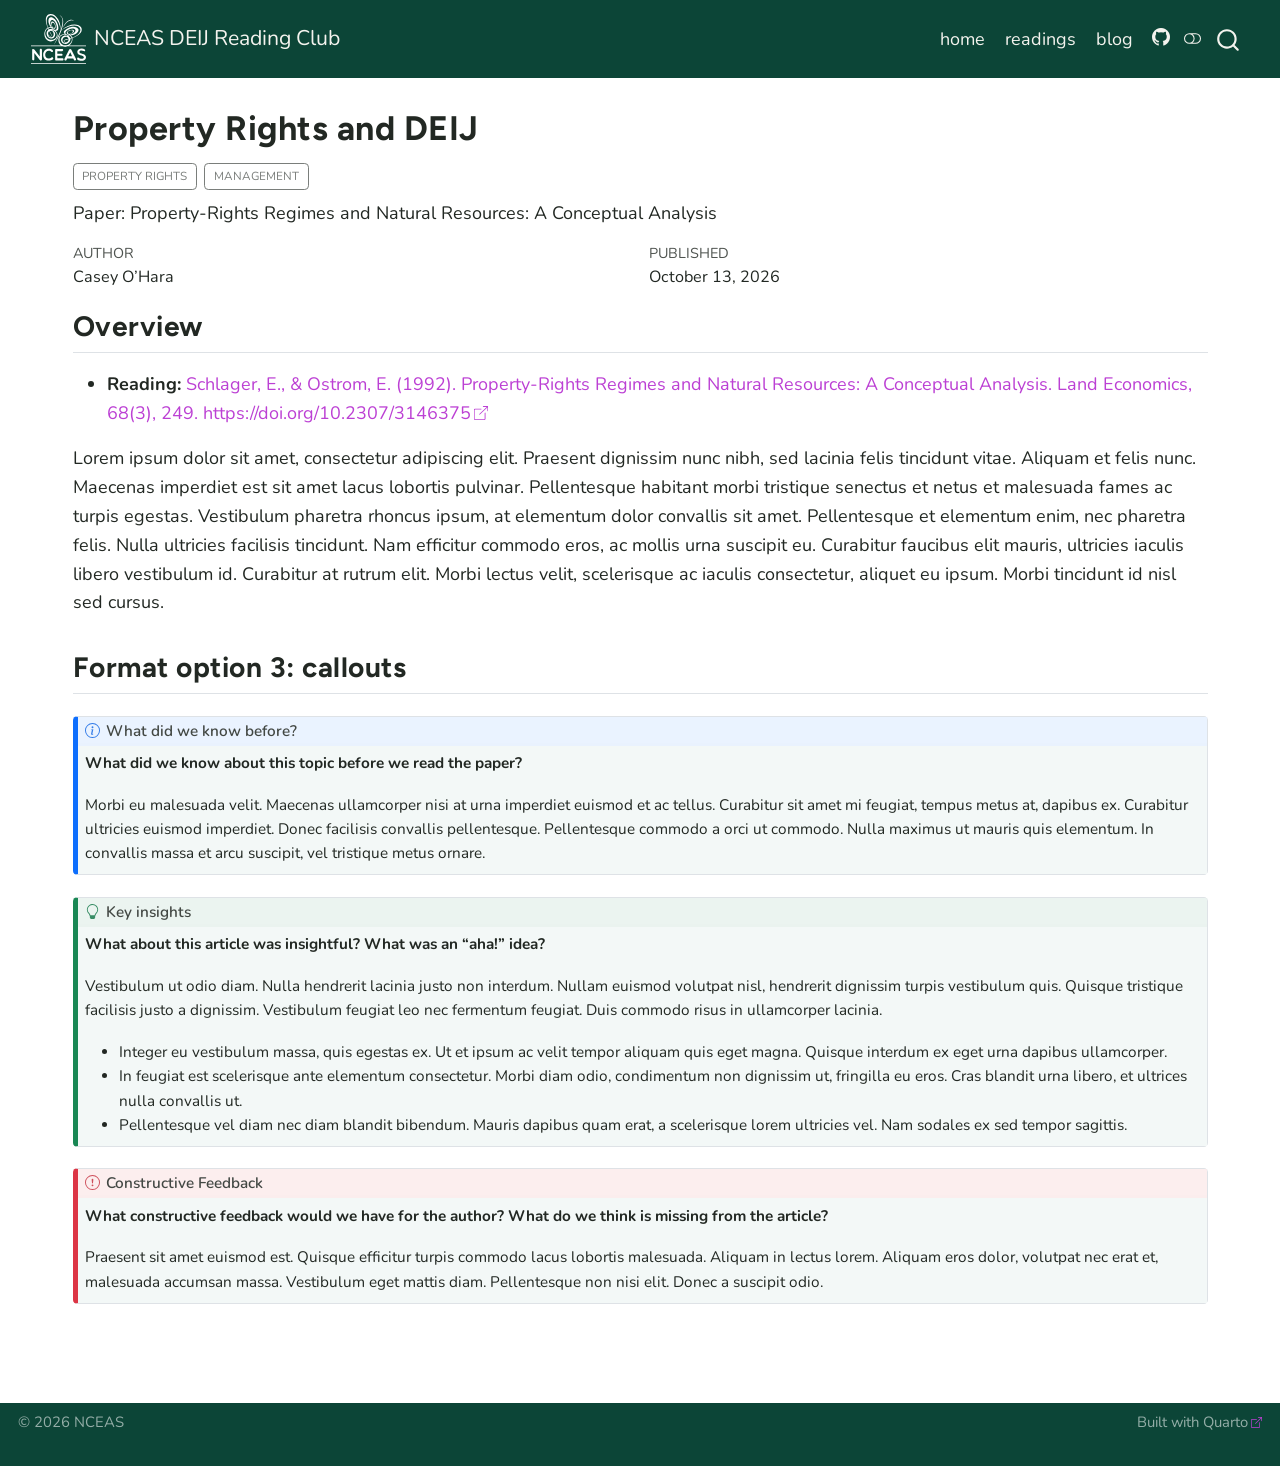
<file: docs/blog_posts/2026-10-13_property_rights.html>
<!DOCTYPE html>
<html xmlns="http://www.w3.org/1999/xhtml" lang="en" xml:lang="en"><head>

<meta charset="utf-8">
<meta name="generator" content="quarto-1.6.39">

<meta name="viewport" content="width=device-width, initial-scale=1.0, user-scalable=yes">

<meta name="author" content="Casey O’Hara">
<meta name="dcterms.date" content="2026-10-13">
<meta name="description" content="Paper: Property-Rights Regimes and Natural Resources: A Conceptual Analysis">

<title>Property Rights and DEIJ – NCEAS DEIJ Reading Club</title>
<style>
code{white-space: pre-wrap;}
span.smallcaps{font-variant: small-caps;}
div.columns{display: flex; gap: min(4vw, 1.5em);}
div.column{flex: auto; overflow-x: auto;}
div.hanging-indent{margin-left: 1.5em; text-indent: -1.5em;}
ul.task-list{list-style: none;}
ul.task-list li input[type="checkbox"] {
  width: 0.8em;
  margin: 0 0.8em 0.2em -1em; /* quarto-specific, see https://github.com/quarto-dev/quarto-cli/issues/4556 */ 
  vertical-align: middle;
}
</style>


<script src="../site_libs/quarto-nav/quarto-nav.js"></script>
<script src="../site_libs/quarto-nav/headroom.min.js"></script>
<script src="../site_libs/clipboard/clipboard.min.js"></script>
<script src="../site_libs/quarto-search/autocomplete.umd.js"></script>
<script src="../site_libs/quarto-search/fuse.min.js"></script>
<script src="../site_libs/quarto-search/quarto-search.js"></script>
<meta name="quarto:offset" content="../">
<script src="../site_libs/quarto-html/quarto.js"></script>
<script src="../site_libs/quarto-html/popper.min.js"></script>
<script src="../site_libs/quarto-html/tippy.umd.min.js"></script>
<script src="../site_libs/quarto-html/anchor.min.js"></script>
<link href="../site_libs/quarto-html/tippy.css" rel="stylesheet">
<link href="../site_libs/quarto-html/quarto-syntax-highlighting-e26003cea8cd680ca0c55a263523d882.css" rel="stylesheet" class="quarto-color-scheme" id="quarto-text-highlighting-styles">
<link href="../site_libs/quarto-html/quarto-syntax-highlighting-dark-d166b450ba5a8e9f7a0ab969bf6592c1.css" rel="prefetch" class="quarto-color-scheme quarto-color-alternate" id="quarto-text-highlighting-styles">
<script src="../site_libs/bootstrap/bootstrap.min.js"></script>
<link href="../site_libs/bootstrap/bootstrap-icons.css" rel="stylesheet">
<link href="../site_libs/bootstrap/bootstrap-1991b1be5dcbb25f03deedb7cb618936.min.css" rel="stylesheet" append-hash="true" class="quarto-color-scheme" id="quarto-bootstrap" data-mode="light">
<link href="../site_libs/bootstrap/bootstrap-dark-af8d68ec42e29887595c1b62340d3241.min.css" rel="prefetch" append-hash="true" class="quarto-color-scheme quarto-color-alternate" id="quarto-bootstrap" data-mode="dark">
<script id="quarto-search-options" type="application/json">{
  "location": "navbar",
  "copy-button": false,
  "collapse-after": 3,
  "panel-placement": "end",
  "type": "overlay",
  "limit": 50,
  "keyboard-shortcut": [
    "f",
    "/",
    "s"
  ],
  "show-item-context": false,
  "language": {
    "search-no-results-text": "No results",
    "search-matching-documents-text": "matching documents",
    "search-copy-link-title": "Copy link to search",
    "search-hide-matches-text": "Hide additional matches",
    "search-more-match-text": "more match in this document",
    "search-more-matches-text": "more matches in this document",
    "search-clear-button-title": "Clear",
    "search-text-placeholder": "",
    "search-detached-cancel-button-title": "Cancel",
    "search-submit-button-title": "Submit",
    "search-label": "Search"
  }
}</script>


</head>

<body class="nav-fixed">

<div id="quarto-search-results"></div>
  <header id="quarto-header" class="headroom fixed-top">
    <nav class="navbar navbar-expand-lg " data-bs-theme="dark">
      <div class="navbar-container container-fluid">
      <div class="navbar-brand-container mx-auto">
    <a href="../index.html" class="navbar-brand navbar-brand-logo">
    <img src="../images/logo_nceas.svg" alt="NCEAS Logo" class="navbar-logo">
    </a>
    <a class="navbar-brand" href="../index.html">
    <span class="navbar-title">NCEAS DEIJ Reading Club</span>
    </a>
  </div>
            <div id="quarto-search" class="" title="Search"></div>
          <button class="navbar-toggler" type="button" data-bs-toggle="collapse" data-bs-target="#navbarCollapse" aria-controls="navbarCollapse" role="menu" aria-expanded="false" aria-label="Toggle navigation" onclick="if (window.quartoToggleHeadroom) { window.quartoToggleHeadroom(); }">
  <span class="navbar-toggler-icon"></span>
</button>
          <div class="collapse navbar-collapse" id="navbarCollapse">
            <ul class="navbar-nav navbar-nav-scroll ms-auto">
  <li class="nav-item">
    <a class="nav-link" href="../index.html"> 
<span class="menu-text">home</span></a>
  </li>  
  <li class="nav-item">
    <a class="nav-link" href="../readings.html"> 
<span class="menu-text">readings</span></a>
  </li>  
  <li class="nav-item">
    <a class="nav-link" href="../blog.html"> 
<span class="menu-text">blog</span></a>
  </li>  
  <li class="nav-item compact">
    <a class="nav-link" href="https://github.com/nceas/deij_reading" target="_blank"> <i class="bi bi-github" role="img">
</i> 
<span class="menu-text"></span></a>
  </li>  
</ul>
          </div> <!-- /navcollapse -->
            <div class="quarto-navbar-tools">
  <a href="" class="quarto-color-scheme-toggle quarto-navigation-tool  px-1" onclick="window.quartoToggleColorScheme(); return false;" title="Toggle dark mode"><i class="bi"></i></a>
</div>
      </div> <!-- /container-fluid -->
    </nav>
</header>
<!-- content -->
<div id="quarto-content" class="quarto-container page-columns page-rows-contents page-layout-full page-navbar">
<!-- sidebar -->
<!-- margin-sidebar -->
    
<!-- main -->
<main class="content column-page" id="quarto-document-content">

<header id="title-block-header" class="quarto-title-block default">
<div class="quarto-title">
<h1 class="title">Property Rights and DEIJ</h1>
  <div class="quarto-categories">
    <div class="quarto-category">Property rights</div>
    <div class="quarto-category">Management</div>
  </div>
  </div>

<div>
  <div class="description">
    Paper: Property-Rights Regimes and Natural Resources: A Conceptual Analysis
  </div>
</div>


<div class="quarto-title-meta column-page">

    <div>
    <div class="quarto-title-meta-heading">Author</div>
    <div class="quarto-title-meta-contents">
             <p>Casey O’Hara </p>
          </div>
  </div>
    
    <div>
    <div class="quarto-title-meta-heading">Published</div>
    <div class="quarto-title-meta-contents">
      <p class="date">October 13, 2026</p>
    </div>
  </div>
  
    
  </div>
  


</header>


<section id="overview" class="level2">
<h2 class="anchored" data-anchor-id="overview">Overview</h2>
<ul>
<li><strong>Reading:</strong> <a href="https://drive.google.com/file/d/10i471EYCS30hRHXNDixIZ2gXaIMCblFL/view?usp=sharing">Schlager, E., &amp; Ostrom, E. (1992). Property-Rights Regimes and Natural Resources: A Conceptual Analysis. Land Economics, 68(3), 249. https://doi.org/10.2307/3146375</a></li>
</ul>
<p>Lorem ipsum dolor sit amet, consectetur adipiscing elit. Praesent dignissim nunc nibh, sed lacinia felis tincidunt vitae. Aliquam et felis nunc. Maecenas imperdiet est sit amet lacus lobortis pulvinar. Pellentesque habitant morbi tristique senectus et netus et malesuada fames ac turpis egestas. Vestibulum pharetra rhoncus ipsum, at elementum dolor convallis sit amet. Pellentesque et elementum enim, nec pharetra felis. Nulla ultricies facilisis tincidunt. Nam efficitur commodo eros, ac mollis urna suscipit eu. Curabitur faucibus elit mauris, ultricies iaculis libero vestibulum id. Curabitur at rutrum elit. Morbi lectus velit, scelerisque ac iaculis consectetur, aliquet eu ipsum. Morbi tincidunt id nisl sed cursus.</p>
</section>
<section id="format-option-3-callouts" class="level2">
<h2 class="anchored" data-anchor-id="format-option-3-callouts">Format option 3: callouts</h2>
<div class="callout callout-style-default callout-note callout-titled">
<div class="callout-header d-flex align-content-center">
<div class="callout-icon-container">
<i class="callout-icon"></i>
</div>
<div class="callout-title-container flex-fill">
What did we know before?
</div>
</div>
<div class="callout-body-container callout-body">
<p><strong>What did we know about this topic before we read the paper?</strong></p>
<p>Morbi eu malesuada velit. Maecenas ullamcorper nisi at urna imperdiet euismod et ac tellus. Curabitur sit amet mi feugiat, tempus metus at, dapibus ex. Curabitur ultricies euismod imperdiet. Donec facilisis convallis pellentesque. Pellentesque commodo a orci ut commodo. Nulla maximus ut mauris quis elementum. In convallis massa et arcu suscipit, vel tristique metus ornare.</p>
</div>
</div>
<div class="callout callout-style-default callout-tip callout-titled">
<div class="callout-header d-flex align-content-center">
<div class="callout-icon-container">
<i class="callout-icon"></i>
</div>
<div class="callout-title-container flex-fill">
Key insights
</div>
</div>
<div class="callout-body-container callout-body">
<p><strong>What about this article was insightful? What was an “aha!” idea?</strong></p>
<p>Vestibulum ut odio diam. Nulla hendrerit lacinia justo non interdum. Nullam euismod volutpat nisl, hendrerit dignissim turpis vestibulum quis. Quisque tristique facilisis justo a dignissim. Vestibulum feugiat leo nec fermentum feugiat. Duis commodo risus in ullamcorper lacinia.</p>
<ul>
<li>Integer eu vestibulum massa, quis egestas ex. Ut et ipsum ac velit tempor aliquam quis eget magna. Quisque interdum ex eget urna dapibus ullamcorper.</li>
<li>In feugiat est scelerisque ante elementum consectetur. Morbi diam odio, condimentum non dignissim ut, fringilla eu eros. Cras blandit urna libero, et ultrices nulla convallis ut.</li>
<li>Pellentesque vel diam nec diam blandit bibendum. Mauris dapibus quam erat, a scelerisque lorem ultricies vel. Nam sodales ex sed tempor sagittis.</li>
</ul>
</div>
</div>
<div class="callout callout-style-default callout-important callout-titled">
<div class="callout-header d-flex align-content-center">
<div class="callout-icon-container">
<i class="callout-icon"></i>
</div>
<div class="callout-title-container flex-fill">
Constructive Feedback
</div>
</div>
<div class="callout-body-container callout-body">
<p><strong>What constructive feedback would we have for the author? What do we think is missing from the article?</strong></p>
<p>Praesent sit amet euismod est. Quisque efficitur turpis commodo lacus lobortis malesuada. Aliquam in lectus lorem. Aliquam eros dolor, volutpat nec erat et, malesuada accumsan massa. Vestibulum eget mattis diam. Pellentesque non nisi elit. Donec a suscipit odio.</p>
</div>
</div>


</section>

</main> <!-- /main -->
<script id="quarto-html-after-body" type="application/javascript">
window.document.addEventListener("DOMContentLoaded", function (event) {
  const toggleBodyColorMode = (bsSheetEl) => {
    const mode = bsSheetEl.getAttribute("data-mode");
    const bodyEl = window.document.querySelector("body");
    if (mode === "dark") {
      bodyEl.classList.add("quarto-dark");
      bodyEl.classList.remove("quarto-light");
    } else {
      bodyEl.classList.add("quarto-light");
      bodyEl.classList.remove("quarto-dark");
    }
  }
  const toggleBodyColorPrimary = () => {
    const bsSheetEl = window.document.querySelector("link#quarto-bootstrap");
    if (bsSheetEl) {
      toggleBodyColorMode(bsSheetEl);
    }
  }
  toggleBodyColorPrimary();  
  const disableStylesheet = (stylesheets) => {
    for (let i=0; i < stylesheets.length; i++) {
      const stylesheet = stylesheets[i];
      stylesheet.rel = 'prefetch';
    }
  }
  const enableStylesheet = (stylesheets) => {
    for (let i=0; i < stylesheets.length; i++) {
      const stylesheet = stylesheets[i];
      stylesheet.rel = 'stylesheet';
    }
  }
  const manageTransitions = (selector, allowTransitions) => {
    const els = window.document.querySelectorAll(selector);
    for (let i=0; i < els.length; i++) {
      const el = els[i];
      if (allowTransitions) {
        el.classList.remove('notransition');
      } else {
        el.classList.add('notransition');
      }
    }
  }
  const toggleGiscusIfUsed = (isAlternate, darkModeDefault) => {
    const baseTheme = document.querySelector('#giscus-base-theme')?.value ?? 'light';
    const alternateTheme = document.querySelector('#giscus-alt-theme')?.value ?? 'dark';
    let newTheme = '';
    if(darkModeDefault) {
      newTheme = isAlternate ? baseTheme : alternateTheme;
    } else {
      newTheme = isAlternate ? alternateTheme : baseTheme;
    }
    const changeGiscusTheme = () => {
      // From: https://github.com/giscus/giscus/issues/336
      const sendMessage = (message) => {
        const iframe = document.querySelector('iframe.giscus-frame');
        if (!iframe) return;
        iframe.contentWindow.postMessage({ giscus: message }, 'https://giscus.app');
      }
      sendMessage({
        setConfig: {
          theme: newTheme
        }
      });
    }
    const isGiscussLoaded = window.document.querySelector('iframe.giscus-frame') !== null;
    if (isGiscussLoaded) {
      changeGiscusTheme();
    }
  }
  const toggleColorMode = (alternate) => {
    // Switch the stylesheets
    const alternateStylesheets = window.document.querySelectorAll('link.quarto-color-scheme.quarto-color-alternate');
    manageTransitions('#quarto-margin-sidebar .nav-link', false);
    if (alternate) {
      enableStylesheet(alternateStylesheets);
      for (const sheetNode of alternateStylesheets) {
        if (sheetNode.id === "quarto-bootstrap") {
          toggleBodyColorMode(sheetNode);
        }
      }
    } else {
      disableStylesheet(alternateStylesheets);
      toggleBodyColorPrimary();
    }
    manageTransitions('#quarto-margin-sidebar .nav-link', true);
    // Switch the toggles
    const toggles = window.document.querySelectorAll('.quarto-color-scheme-toggle');
    for (let i=0; i < toggles.length; i++) {
      const toggle = toggles[i];
      if (toggle) {
        if (alternate) {
          toggle.classList.add("alternate");     
        } else {
          toggle.classList.remove("alternate");
        }
      }
    }
    // Hack to workaround the fact that safari doesn't
    // properly recolor the scrollbar when toggling (#1455)
    if (navigator.userAgent.indexOf('Safari') > 0 && navigator.userAgent.indexOf('Chrome') == -1) {
      manageTransitions("body", false);
      window.scrollTo(0, 1);
      setTimeout(() => {
        window.scrollTo(0, 0);
        manageTransitions("body", true);
      }, 40);  
    }
  }
  const isFileUrl = () => { 
    return window.location.protocol === 'file:';
  }
  const hasAlternateSentinel = () => {  
    let styleSentinel = getColorSchemeSentinel();
    if (styleSentinel !== null) {
      return styleSentinel === "alternate";
    } else {
      return false;
    }
  }
  const setStyleSentinel = (alternate) => {
    const value = alternate ? "alternate" : "default";
    if (!isFileUrl()) {
      window.localStorage.setItem("quarto-color-scheme", value);
    } else {
      localAlternateSentinel = value;
    }
  }
  const getColorSchemeSentinel = () => {
    if (!isFileUrl()) {
      const storageValue = window.localStorage.getItem("quarto-color-scheme");
      return storageValue != null ? storageValue : localAlternateSentinel;
    } else {
      return localAlternateSentinel;
    }
  }
  const darkModeDefault = false;
  let localAlternateSentinel = darkModeDefault ? 'alternate' : 'default';
  // Dark / light mode switch
  window.quartoToggleColorScheme = () => {
    // Read the current dark / light value 
    let toAlternate = !hasAlternateSentinel();
    toggleColorMode(toAlternate);
    setStyleSentinel(toAlternate);
    toggleGiscusIfUsed(toAlternate, darkModeDefault);
  };
  // Ensure there is a toggle, if there isn't float one in the top right
  if (window.document.querySelector('.quarto-color-scheme-toggle') === null) {
    const a = window.document.createElement('a');
    a.classList.add('top-right');
    a.classList.add('quarto-color-scheme-toggle');
    a.href = "";
    a.onclick = function() { try { window.quartoToggleColorScheme(); } catch {} return false; };
    const i = window.document.createElement("i");
    i.classList.add('bi');
    a.appendChild(i);
    window.document.body.appendChild(a);
  }
  // Switch to dark mode if need be
  if (hasAlternateSentinel()) {
    toggleColorMode(true);
  } else {
    toggleColorMode(false);
  }
  const icon = "";
  const anchorJS = new window.AnchorJS();
  anchorJS.options = {
    placement: 'right',
    icon: icon
  };
  anchorJS.add('.anchored');
  const isCodeAnnotation = (el) => {
    for (const clz of el.classList) {
      if (clz.startsWith('code-annotation-')) {                     
        return true;
      }
    }
    return false;
  }
  const onCopySuccess = function(e) {
    // button target
    const button = e.trigger;
    // don't keep focus
    button.blur();
    // flash "checked"
    button.classList.add('code-copy-button-checked');
    var currentTitle = button.getAttribute("title");
    button.setAttribute("title", "Copied!");
    let tooltip;
    if (window.bootstrap) {
      button.setAttribute("data-bs-toggle", "tooltip");
      button.setAttribute("data-bs-placement", "left");
      button.setAttribute("data-bs-title", "Copied!");
      tooltip = new bootstrap.Tooltip(button, 
        { trigger: "manual", 
          customClass: "code-copy-button-tooltip",
          offset: [0, -8]});
      tooltip.show();    
    }
    setTimeout(function() {
      if (tooltip) {
        tooltip.hide();
        button.removeAttribute("data-bs-title");
        button.removeAttribute("data-bs-toggle");
        button.removeAttribute("data-bs-placement");
      }
      button.setAttribute("title", currentTitle);
      button.classList.remove('code-copy-button-checked');
    }, 1000);
    // clear code selection
    e.clearSelection();
  }
  const getTextToCopy = function(trigger) {
      const codeEl = trigger.previousElementSibling.cloneNode(true);
      for (const childEl of codeEl.children) {
        if (isCodeAnnotation(childEl)) {
          childEl.remove();
        }
      }
      return codeEl.innerText;
  }
  const clipboard = new window.ClipboardJS('.code-copy-button:not([data-in-quarto-modal])', {
    text: getTextToCopy
  });
  clipboard.on('success', onCopySuccess);
  if (window.document.getElementById('quarto-embedded-source-code-modal')) {
    const clipboardModal = new window.ClipboardJS('.code-copy-button[data-in-quarto-modal]', {
      text: getTextToCopy,
      container: window.document.getElementById('quarto-embedded-source-code-modal')
    });
    clipboardModal.on('success', onCopySuccess);
  }
    var localhostRegex = new RegExp(/^(?:http|https):\/\/localhost\:?[0-9]*\//);
    var mailtoRegex = new RegExp(/^mailto:/);
      var filterRegex = new RegExp("https:\/\/your-username\.github\.io\/deij_reading\/");
    var isInternal = (href) => {
        return filterRegex.test(href) || localhostRegex.test(href) || mailtoRegex.test(href);
    }
    // Inspect non-navigation links and adorn them if external
 	var links = window.document.querySelectorAll('a[href]:not(.nav-link):not(.navbar-brand):not(.toc-action):not(.sidebar-link):not(.sidebar-item-toggle):not(.pagination-link):not(.no-external):not([aria-hidden]):not(.dropdown-item):not(.quarto-navigation-tool):not(.about-link)');
    for (var i=0; i<links.length; i++) {
      const link = links[i];
      if (!isInternal(link.href)) {
        // undo the damage that might have been done by quarto-nav.js in the case of
        // links that we want to consider external
        if (link.dataset.originalHref !== undefined) {
          link.href = link.dataset.originalHref;
        }
          // target, if specified
          link.setAttribute("target", "_blank");
          if (link.getAttribute("rel") === null) {
            link.setAttribute("rel", "noopener");
          }
          // default icon
          link.classList.add("external");
      }
    }
  function tippyHover(el, contentFn, onTriggerFn, onUntriggerFn) {
    const config = {
      allowHTML: true,
      maxWidth: 500,
      delay: 100,
      arrow: false,
      appendTo: function(el) {
          return el.parentElement;
      },
      interactive: true,
      interactiveBorder: 10,
      theme: 'quarto',
      placement: 'bottom-start',
    };
    if (contentFn) {
      config.content = contentFn;
    }
    if (onTriggerFn) {
      config.onTrigger = onTriggerFn;
    }
    if (onUntriggerFn) {
      config.onUntrigger = onUntriggerFn;
    }
    window.tippy(el, config); 
  }
  const noterefs = window.document.querySelectorAll('a[role="doc-noteref"]');
  for (var i=0; i<noterefs.length; i++) {
    const ref = noterefs[i];
    tippyHover(ref, function() {
      // use id or data attribute instead here
      let href = ref.getAttribute('data-footnote-href') || ref.getAttribute('href');
      try { href = new URL(href).hash; } catch {}
      const id = href.replace(/^#\/?/, "");
      const note = window.document.getElementById(id);
      if (note) {
        return note.innerHTML;
      } else {
        return "";
      }
    });
  }
  const xrefs = window.document.querySelectorAll('a.quarto-xref');
  const processXRef = (id, note) => {
    // Strip column container classes
    const stripColumnClz = (el) => {
      el.classList.remove("page-full", "page-columns");
      if (el.children) {
        for (const child of el.children) {
          stripColumnClz(child);
        }
      }
    }
    stripColumnClz(note)
    if (id === null || id.startsWith('sec-')) {
      // Special case sections, only their first couple elements
      const container = document.createElement("div");
      if (note.children && note.children.length > 2) {
        container.appendChild(note.children[0].cloneNode(true));
        for (let i = 1; i < note.children.length; i++) {
          const child = note.children[i];
          if (child.tagName === "P" && child.innerText === "") {
            continue;
          } else {
            container.appendChild(child.cloneNode(true));
            break;
          }
        }
        if (window.Quarto?.typesetMath) {
          window.Quarto.typesetMath(container);
        }
        return container.innerHTML
      } else {
        if (window.Quarto?.typesetMath) {
          window.Quarto.typesetMath(note);
        }
        return note.innerHTML;
      }
    } else {
      // Remove any anchor links if they are present
      const anchorLink = note.querySelector('a.anchorjs-link');
      if (anchorLink) {
        anchorLink.remove();
      }
      if (window.Quarto?.typesetMath) {
        window.Quarto.typesetMath(note);
      }
      if (note.classList.contains("callout")) {
        return note.outerHTML;
      } else {
        return note.innerHTML;
      }
    }
  }
  for (var i=0; i<xrefs.length; i++) {
    const xref = xrefs[i];
    tippyHover(xref, undefined, function(instance) {
      instance.disable();
      let url = xref.getAttribute('href');
      let hash = undefined; 
      if (url.startsWith('#')) {
        hash = url;
      } else {
        try { hash = new URL(url).hash; } catch {}
      }
      if (hash) {
        const id = hash.replace(/^#\/?/, "");
        const note = window.document.getElementById(id);
        if (note !== null) {
          try {
            const html = processXRef(id, note.cloneNode(true));
            instance.setContent(html);
          } finally {
            instance.enable();
            instance.show();
          }
        } else {
          // See if we can fetch this
          fetch(url.split('#')[0])
          .then(res => res.text())
          .then(html => {
            const parser = new DOMParser();
            const htmlDoc = parser.parseFromString(html, "text/html");
            const note = htmlDoc.getElementById(id);
            if (note !== null) {
              const html = processXRef(id, note);
              instance.setContent(html);
            } 
          }).finally(() => {
            instance.enable();
            instance.show();
          });
        }
      } else {
        // See if we can fetch a full url (with no hash to target)
        // This is a special case and we should probably do some content thinning / targeting
        fetch(url)
        .then(res => res.text())
        .then(html => {
          const parser = new DOMParser();
          const htmlDoc = parser.parseFromString(html, "text/html");
          const note = htmlDoc.querySelector('main.content');
          if (note !== null) {
            // This should only happen for chapter cross references
            // (since there is no id in the URL)
            // remove the first header
            if (note.children.length > 0 && note.children[0].tagName === "HEADER") {
              note.children[0].remove();
            }
            const html = processXRef(null, note);
            instance.setContent(html);
          } 
        }).finally(() => {
          instance.enable();
          instance.show();
        });
      }
    }, function(instance) {
    });
  }
      let selectedAnnoteEl;
      const selectorForAnnotation = ( cell, annotation) => {
        let cellAttr = 'data-code-cell="' + cell + '"';
        let lineAttr = 'data-code-annotation="' +  annotation + '"';
        const selector = 'span[' + cellAttr + '][' + lineAttr + ']';
        return selector;
      }
      const selectCodeLines = (annoteEl) => {
        const doc = window.document;
        const targetCell = annoteEl.getAttribute("data-target-cell");
        const targetAnnotation = annoteEl.getAttribute("data-target-annotation");
        const annoteSpan = window.document.querySelector(selectorForAnnotation(targetCell, targetAnnotation));
        const lines = annoteSpan.getAttribute("data-code-lines").split(",");
        const lineIds = lines.map((line) => {
          return targetCell + "-" + line;
        })
        let top = null;
        let height = null;
        let parent = null;
        if (lineIds.length > 0) {
            //compute the position of the single el (top and bottom and make a div)
            const el = window.document.getElementById(lineIds[0]);
            top = el.offsetTop;
            height = el.offsetHeight;
            parent = el.parentElement.parentElement;
          if (lineIds.length > 1) {
            const lastEl = window.document.getElementById(lineIds[lineIds.length - 1]);
            const bottom = lastEl.offsetTop + lastEl.offsetHeight;
            height = bottom - top;
          }
          if (top !== null && height !== null && parent !== null) {
            // cook up a div (if necessary) and position it 
            let div = window.document.getElementById("code-annotation-line-highlight");
            if (div === null) {
              div = window.document.createElement("div");
              div.setAttribute("id", "code-annotation-line-highlight");
              div.style.position = 'absolute';
              parent.appendChild(div);
            }
            div.style.top = top - 2 + "px";
            div.style.height = height + 4 + "px";
            div.style.left = 0;
            let gutterDiv = window.document.getElementById("code-annotation-line-highlight-gutter");
            if (gutterDiv === null) {
              gutterDiv = window.document.createElement("div");
              gutterDiv.setAttribute("id", "code-annotation-line-highlight-gutter");
              gutterDiv.style.position = 'absolute';
              const codeCell = window.document.getElementById(targetCell);
              const gutter = codeCell.querySelector('.code-annotation-gutter');
              gutter.appendChild(gutterDiv);
            }
            gutterDiv.style.top = top - 2 + "px";
            gutterDiv.style.height = height + 4 + "px";
          }
          selectedAnnoteEl = annoteEl;
        }
      };
      const unselectCodeLines = () => {
        const elementsIds = ["code-annotation-line-highlight", "code-annotation-line-highlight-gutter"];
        elementsIds.forEach((elId) => {
          const div = window.document.getElementById(elId);
          if (div) {
            div.remove();
          }
        });
        selectedAnnoteEl = undefined;
      };
        // Handle positioning of the toggle
    window.addEventListener(
      "resize",
      throttle(() => {
        elRect = undefined;
        if (selectedAnnoteEl) {
          selectCodeLines(selectedAnnoteEl);
        }
      }, 10)
    );
    function throttle(fn, ms) {
    let throttle = false;
    let timer;
      return (...args) => {
        if(!throttle) { // first call gets through
            fn.apply(this, args);
            throttle = true;
        } else { // all the others get throttled
            if(timer) clearTimeout(timer); // cancel #2
            timer = setTimeout(() => {
              fn.apply(this, args);
              timer = throttle = false;
            }, ms);
        }
      };
    }
      // Attach click handler to the DT
      const annoteDls = window.document.querySelectorAll('dt[data-target-cell]');
      for (const annoteDlNode of annoteDls) {
        annoteDlNode.addEventListener('click', (event) => {
          const clickedEl = event.target;
          if (clickedEl !== selectedAnnoteEl) {
            unselectCodeLines();
            const activeEl = window.document.querySelector('dt[data-target-cell].code-annotation-active');
            if (activeEl) {
              activeEl.classList.remove('code-annotation-active');
            }
            selectCodeLines(clickedEl);
            clickedEl.classList.add('code-annotation-active');
          } else {
            // Unselect the line
            unselectCodeLines();
            clickedEl.classList.remove('code-annotation-active');
          }
        });
      }
  const findCites = (el) => {
    const parentEl = el.parentElement;
    if (parentEl) {
      const cites = parentEl.dataset.cites;
      if (cites) {
        return {
          el,
          cites: cites.split(' ')
        };
      } else {
        return findCites(el.parentElement)
      }
    } else {
      return undefined;
    }
  };
  var bibliorefs = window.document.querySelectorAll('a[role="doc-biblioref"]');
  for (var i=0; i<bibliorefs.length; i++) {
    const ref = bibliorefs[i];
    const citeInfo = findCites(ref);
    if (citeInfo) {
      tippyHover(citeInfo.el, function() {
        var popup = window.document.createElement('div');
        citeInfo.cites.forEach(function(cite) {
          var citeDiv = window.document.createElement('div');
          citeDiv.classList.add('hanging-indent');
          citeDiv.classList.add('csl-entry');
          var biblioDiv = window.document.getElementById('ref-' + cite);
          if (biblioDiv) {
            citeDiv.innerHTML = biblioDiv.innerHTML;
          }
          popup.appendChild(citeDiv);
        });
        return popup.innerHTML;
      });
    }
  }
});
</script>
</div> <!-- /content -->
<footer class="footer">
  <div class="nav-footer">
    <div class="nav-footer-left">
<p>© 2026 NCEAS</p>
</div>   
    <div class="nav-footer-center">
      &nbsp;
    </div>
    <div class="nav-footer-right">
<p>Built with <a href="https://quarto.org/" target="_blank">Quarto</a></p>
</div>
  </div>
</footer>




</body></html>
</file>
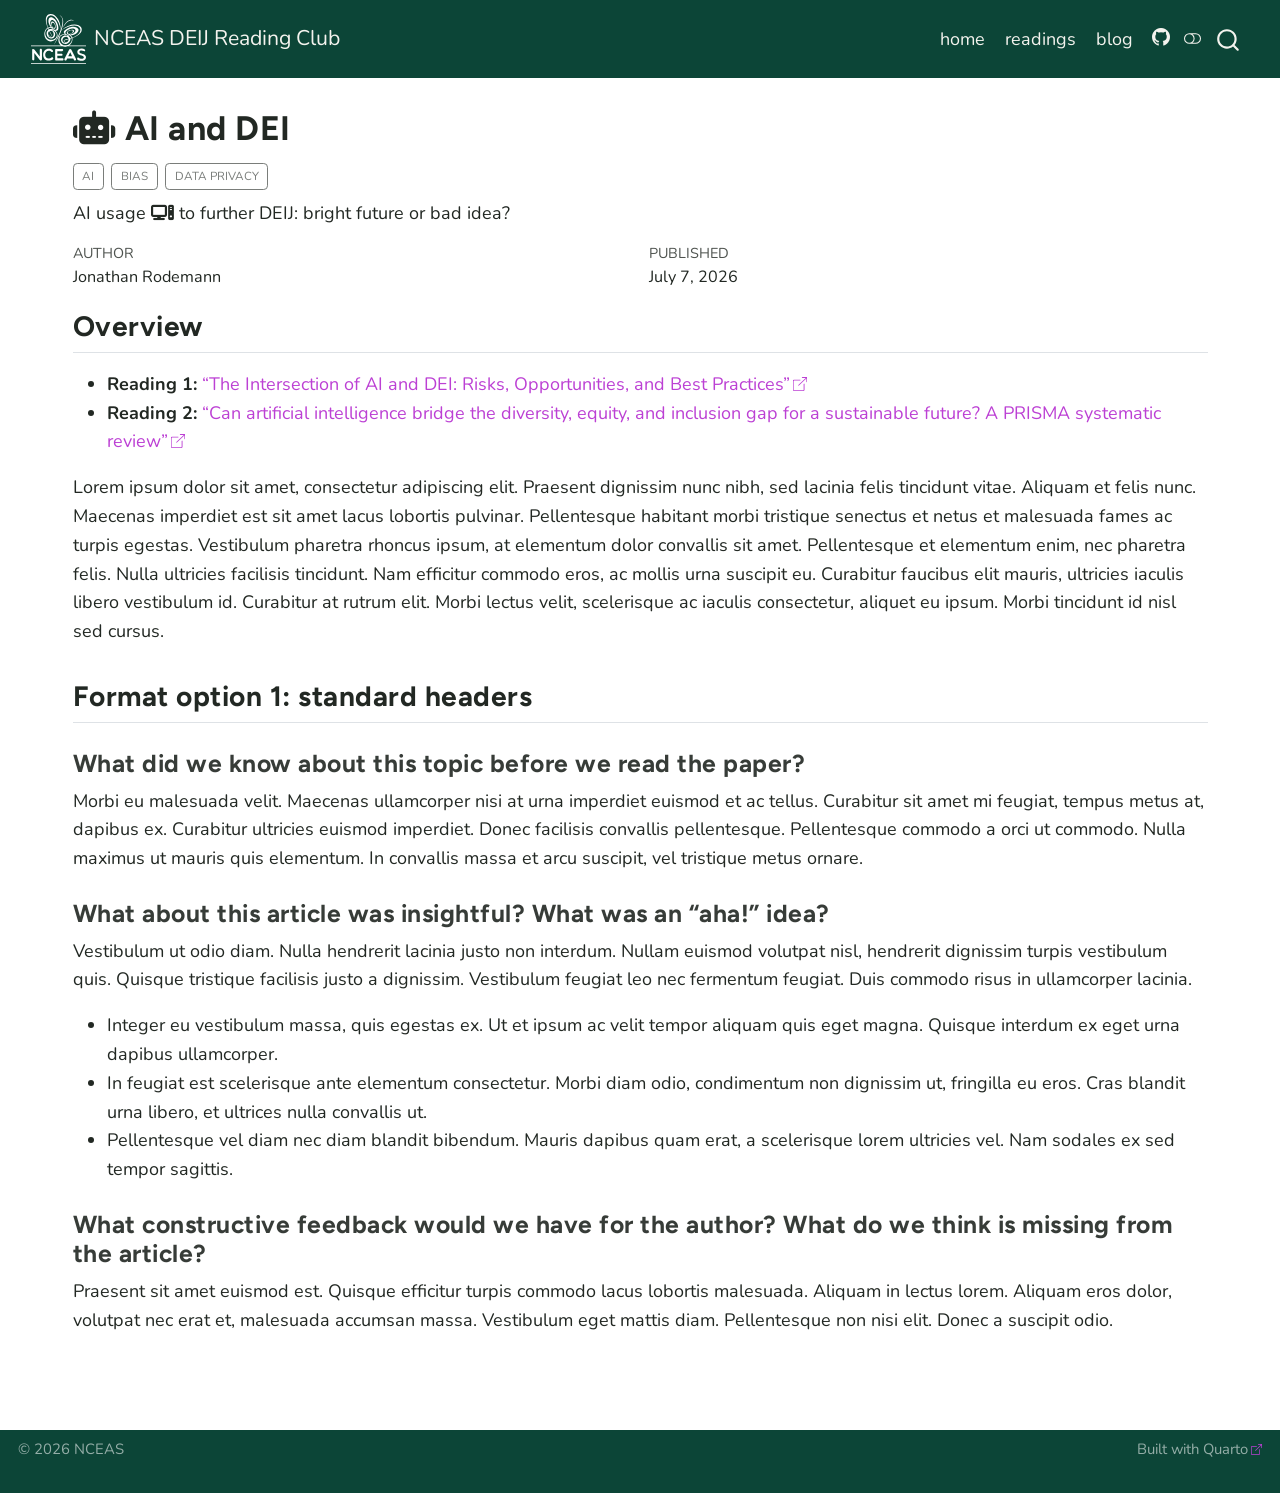
<file: docs/readings/2026-07-07_ai_and_dei.html>
<!DOCTYPE html>
<html xmlns="http://www.w3.org/1999/xhtml" lang="en" xml:lang="en"><head>

<meta charset="utf-8">
<meta name="generator" content="quarto-1.6.39">

<meta name="viewport" content="width=device-width, initial-scale=1.0, user-scalable=yes">

<meta name="author" content="Jonathan Rodemann">
<meta name="dcterms.date" content="2026-07-07">
<meta name="description" content="AI usage  to further DEIJ: bright future or bad idea?">

<title> AI and DEI – NCEAS DEIJ Reading Club</title>
<style>
code{white-space: pre-wrap;}
span.smallcaps{font-variant: small-caps;}
div.columns{display: flex; gap: min(4vw, 1.5em);}
div.column{flex: auto; overflow-x: auto;}
div.hanging-indent{margin-left: 1.5em; text-indent: -1.5em;}
ul.task-list{list-style: none;}
ul.task-list li input[type="checkbox"] {
  width: 0.8em;
  margin: 0 0.8em 0.2em -1em; /* quarto-specific, see https://github.com/quarto-dev/quarto-cli/issues/4556 */ 
  vertical-align: middle;
}
</style>


<script src="../site_libs/quarto-nav/quarto-nav.js"></script>
<script src="../site_libs/quarto-nav/headroom.min.js"></script>
<script src="../site_libs/clipboard/clipboard.min.js"></script>
<script src="../site_libs/quarto-search/autocomplete.umd.js"></script>
<script src="../site_libs/quarto-search/fuse.min.js"></script>
<script src="../site_libs/quarto-search/quarto-search.js"></script>
<meta name="quarto:offset" content="../">
<script src="../site_libs/quarto-html/quarto.js"></script>
<script src="../site_libs/quarto-html/popper.min.js"></script>
<script src="../site_libs/quarto-html/tippy.umd.min.js"></script>
<script src="../site_libs/quarto-html/anchor.min.js"></script>
<link href="../site_libs/quarto-html/tippy.css" rel="stylesheet">
<link href="../site_libs/quarto-html/quarto-syntax-highlighting-e26003cea8cd680ca0c55a263523d882.css" rel="stylesheet" class="quarto-color-scheme" id="quarto-text-highlighting-styles">
<link href="../site_libs/quarto-html/quarto-syntax-highlighting-dark-d166b450ba5a8e9f7a0ab969bf6592c1.css" rel="prefetch" class="quarto-color-scheme quarto-color-alternate" id="quarto-text-highlighting-styles">
<script src="../site_libs/bootstrap/bootstrap.min.js"></script>
<link href="../site_libs/bootstrap/bootstrap-icons.css" rel="stylesheet">
<link href="../site_libs/bootstrap/bootstrap-1991b1be5dcbb25f03deedb7cb618936.min.css" rel="stylesheet" append-hash="true" class="quarto-color-scheme" id="quarto-bootstrap" data-mode="light">
<link href="../site_libs/bootstrap/bootstrap-dark-af8d68ec42e29887595c1b62340d3241.min.css" rel="prefetch" append-hash="true" class="quarto-color-scheme quarto-color-alternate" id="quarto-bootstrap" data-mode="dark">
<link href="../site_libs/quarto-contrib/fontawesome6-6.7.2/all.min.css" rel="stylesheet">
<link href="../site_libs/quarto-contrib/fontawesome6-6.7.2/latex-fontsize.css" rel="stylesheet">
<script id="quarto-search-options" type="application/json">{
  "location": "navbar",
  "copy-button": false,
  "collapse-after": 3,
  "panel-placement": "end",
  "type": "overlay",
  "limit": 50,
  "keyboard-shortcut": [
    "f",
    "/",
    "s"
  ],
  "show-item-context": false,
  "language": {
    "search-no-results-text": "No results",
    "search-matching-documents-text": "matching documents",
    "search-copy-link-title": "Copy link to search",
    "search-hide-matches-text": "Hide additional matches",
    "search-more-match-text": "more match in this document",
    "search-more-matches-text": "more matches in this document",
    "search-clear-button-title": "Clear",
    "search-text-placeholder": "",
    "search-detached-cancel-button-title": "Cancel",
    "search-submit-button-title": "Submit",
    "search-label": "Search"
  }
}</script>


</head>

<body class="nav-fixed">

<div id="quarto-search-results"></div>
  <header id="quarto-header" class="headroom fixed-top">
    <nav class="navbar navbar-expand-lg " data-bs-theme="dark">
      <div class="navbar-container container-fluid">
      <div class="navbar-brand-container mx-auto">
    <a href="../index.html" class="navbar-brand navbar-brand-logo">
    <img src="../images/logo_nceas.svg" alt="NCEAS Logo" class="navbar-logo">
    </a>
    <a class="navbar-brand" href="../index.html">
    <span class="navbar-title">NCEAS DEIJ Reading Club</span>
    </a>
  </div>
            <div id="quarto-search" class="" title="Search"></div>
          <button class="navbar-toggler" type="button" data-bs-toggle="collapse" data-bs-target="#navbarCollapse" aria-controls="navbarCollapse" role="menu" aria-expanded="false" aria-label="Toggle navigation" onclick="if (window.quartoToggleHeadroom) { window.quartoToggleHeadroom(); }">
  <span class="navbar-toggler-icon"></span>
</button>
          <div class="collapse navbar-collapse" id="navbarCollapse">
            <ul class="navbar-nav navbar-nav-scroll ms-auto">
  <li class="nav-item">
    <a class="nav-link" href="../index.html"> 
<span class="menu-text">home</span></a>
  </li>  
  <li class="nav-item">
    <a class="nav-link" href="../readings.html"> 
<span class="menu-text">readings</span></a>
  </li>  
  <li class="nav-item">
    <a class="nav-link" href="../blog.html"> 
<span class="menu-text">blog</span></a>
  </li>  
  <li class="nav-item compact">
    <a class="nav-link" href="https://github.com/nceas/deij_reading" target="_blank"> <i class="bi bi-github" role="img">
</i> 
<span class="menu-text"></span></a>
  </li>  
</ul>
          </div> <!-- /navcollapse -->
            <div class="quarto-navbar-tools">
  <a href="" class="quarto-color-scheme-toggle quarto-navigation-tool  px-1" onclick="window.quartoToggleColorScheme(); return false;" title="Toggle dark mode"><i class="bi"></i></a>
</div>
      </div> <!-- /container-fluid -->
    </nav>
</header>
<!-- content -->
<div id="quarto-content" class="quarto-container page-columns page-rows-contents page-layout-full page-navbar">
<!-- sidebar -->
<!-- margin-sidebar -->
    
<!-- main -->
<main class="content column-page" id="quarto-document-content">

<header id="title-block-header" class="quarto-title-block default">
<div class="quarto-title">
<h1 class="title"><i class="fa-solid fa-robot" aria-label="robot"></i> AI and DEI</h1>
  <div class="quarto-categories">
    <div class="quarto-category">AI</div>
    <div class="quarto-category">Bias</div>
    <div class="quarto-category">Data Privacy</div>
  </div>
  </div>

<div>
  <div class="description">
    AI usage <i class="fa-solid fa-computer" aria-label="computer"></i> to further DEIJ: bright future or bad idea?
  </div>
</div>


<div class="quarto-title-meta column-page">

    <div>
    <div class="quarto-title-meta-heading">Author</div>
    <div class="quarto-title-meta-contents">
             <p>Jonathan Rodemann </p>
          </div>
  </div>
    
    <div>
    <div class="quarto-title-meta-heading">Published</div>
    <div class="quarto-title-meta-contents">
      <p class="date">July 7, 2026</p>
    </div>
  </div>
  
    
  </div>
  


</header>


<section id="overview" class="level2">
<h2 class="anchored" data-anchor-id="overview">Overview</h2>
<ul>
<li><strong>Reading 1:</strong> <a href="https://www.techclass.com/resources/learning-and-development-articles/intersection-of-ai-and-dei-risks-opportunities-best-practices">“The Intersection of AI and DEI: Risks, Opportunities, and Best Practices”</a></li>
<li><strong>Reading 2:</strong> <a href="https://drive.google.com/file/d/1s_16l_j9G1kzrO436jxGtmLViu2hA2D9/view?usp=sharing">“Can artificial intelligence bridge the diversity, equity, and inclusion gap for a sustainable future? A PRISMA systematic review”</a></li>
</ul>
<p>Lorem ipsum dolor sit amet, consectetur adipiscing elit. Praesent dignissim nunc nibh, sed lacinia felis tincidunt vitae. Aliquam et felis nunc. Maecenas imperdiet est sit amet lacus lobortis pulvinar. Pellentesque habitant morbi tristique senectus et netus et malesuada fames ac turpis egestas. Vestibulum pharetra rhoncus ipsum, at elementum dolor convallis sit amet. Pellentesque et elementum enim, nec pharetra felis. Nulla ultricies facilisis tincidunt. Nam efficitur commodo eros, ac mollis urna suscipit eu. Curabitur faucibus elit mauris, ultricies iaculis libero vestibulum id. Curabitur at rutrum elit. Morbi lectus velit, scelerisque ac iaculis consectetur, aliquet eu ipsum. Morbi tincidunt id nisl sed cursus.</p>
</section>
<section id="format-option-1-standard-headers" class="level2">
<h2 class="anchored" data-anchor-id="format-option-1-standard-headers">Format option 1: standard headers</h2>
<section id="what-did-we-know-about-this-topic-before-we-read-the-paper" class="level3">
<h3 class="anchored" data-anchor-id="what-did-we-know-about-this-topic-before-we-read-the-paper">What did we know about this topic before we read the paper?</h3>
<p>Morbi eu malesuada velit. Maecenas ullamcorper nisi at urna imperdiet euismod et ac tellus. Curabitur sit amet mi feugiat, tempus metus at, dapibus ex. Curabitur ultricies euismod imperdiet. Donec facilisis convallis pellentesque. Pellentesque commodo a orci ut commodo. Nulla maximus ut mauris quis elementum. In convallis massa et arcu suscipit, vel tristique metus ornare.</p>
</section>
<section id="what-about-this-article-was-insightful-what-was-an-aha-idea" class="level3">
<h3 class="anchored" data-anchor-id="what-about-this-article-was-insightful-what-was-an-aha-idea">What about this article was insightful? What was an “aha!” idea?</h3>
<p>Vestibulum ut odio diam. Nulla hendrerit lacinia justo non interdum. Nullam euismod volutpat nisl, hendrerit dignissim turpis vestibulum quis. Quisque tristique facilisis justo a dignissim. Vestibulum feugiat leo nec fermentum feugiat. Duis commodo risus in ullamcorper lacinia.</p>
<ul>
<li>Integer eu vestibulum massa, quis egestas ex. Ut et ipsum ac velit tempor aliquam quis eget magna. Quisque interdum ex eget urna dapibus ullamcorper.</li>
<li>In feugiat est scelerisque ante elementum consectetur. Morbi diam odio, condimentum non dignissim ut, fringilla eu eros. Cras blandit urna libero, et ultrices nulla convallis ut.</li>
<li>Pellentesque vel diam nec diam blandit bibendum. Mauris dapibus quam erat, a scelerisque lorem ultricies vel. Nam sodales ex sed tempor sagittis.</li>
</ul>
</section>
<section id="what-constructive-feedback-would-we-have-for-the-author-what-do-we-think-is-missing-from-the-article" class="level3">
<h3 class="anchored" data-anchor-id="what-constructive-feedback-would-we-have-for-the-author-what-do-we-think-is-missing-from-the-article">What constructive feedback would we have for the author? What do we think is missing from the article?</h3>
<p>Praesent sit amet euismod est. Quisque efficitur turpis commodo lacus lobortis malesuada. Aliquam in lectus lorem. Aliquam eros dolor, volutpat nec erat et, malesuada accumsan massa. Vestibulum eget mattis diam. Pellentesque non nisi elit. Donec a suscipit odio.</p>


</section>
</section>

</main> <!-- /main -->
<script id="quarto-html-after-body" type="application/javascript">
window.document.addEventListener("DOMContentLoaded", function (event) {
  const toggleBodyColorMode = (bsSheetEl) => {
    const mode = bsSheetEl.getAttribute("data-mode");
    const bodyEl = window.document.querySelector("body");
    if (mode === "dark") {
      bodyEl.classList.add("quarto-dark");
      bodyEl.classList.remove("quarto-light");
    } else {
      bodyEl.classList.add("quarto-light");
      bodyEl.classList.remove("quarto-dark");
    }
  }
  const toggleBodyColorPrimary = () => {
    const bsSheetEl = window.document.querySelector("link#quarto-bootstrap");
    if (bsSheetEl) {
      toggleBodyColorMode(bsSheetEl);
    }
  }
  toggleBodyColorPrimary();  
  const disableStylesheet = (stylesheets) => {
    for (let i=0; i < stylesheets.length; i++) {
      const stylesheet = stylesheets[i];
      stylesheet.rel = 'prefetch';
    }
  }
  const enableStylesheet = (stylesheets) => {
    for (let i=0; i < stylesheets.length; i++) {
      const stylesheet = stylesheets[i];
      stylesheet.rel = 'stylesheet';
    }
  }
  const manageTransitions = (selector, allowTransitions) => {
    const els = window.document.querySelectorAll(selector);
    for (let i=0; i < els.length; i++) {
      const el = els[i];
      if (allowTransitions) {
        el.classList.remove('notransition');
      } else {
        el.classList.add('notransition');
      }
    }
  }
  const toggleGiscusIfUsed = (isAlternate, darkModeDefault) => {
    const baseTheme = document.querySelector('#giscus-base-theme')?.value ?? 'light';
    const alternateTheme = document.querySelector('#giscus-alt-theme')?.value ?? 'dark';
    let newTheme = '';
    if(darkModeDefault) {
      newTheme = isAlternate ? baseTheme : alternateTheme;
    } else {
      newTheme = isAlternate ? alternateTheme : baseTheme;
    }
    const changeGiscusTheme = () => {
      // From: https://github.com/giscus/giscus/issues/336
      const sendMessage = (message) => {
        const iframe = document.querySelector('iframe.giscus-frame');
        if (!iframe) return;
        iframe.contentWindow.postMessage({ giscus: message }, 'https://giscus.app');
      }
      sendMessage({
        setConfig: {
          theme: newTheme
        }
      });
    }
    const isGiscussLoaded = window.document.querySelector('iframe.giscus-frame') !== null;
    if (isGiscussLoaded) {
      changeGiscusTheme();
    }
  }
  const toggleColorMode = (alternate) => {
    // Switch the stylesheets
    const alternateStylesheets = window.document.querySelectorAll('link.quarto-color-scheme.quarto-color-alternate');
    manageTransitions('#quarto-margin-sidebar .nav-link', false);
    if (alternate) {
      enableStylesheet(alternateStylesheets);
      for (const sheetNode of alternateStylesheets) {
        if (sheetNode.id === "quarto-bootstrap") {
          toggleBodyColorMode(sheetNode);
        }
      }
    } else {
      disableStylesheet(alternateStylesheets);
      toggleBodyColorPrimary();
    }
    manageTransitions('#quarto-margin-sidebar .nav-link', true);
    // Switch the toggles
    const toggles = window.document.querySelectorAll('.quarto-color-scheme-toggle');
    for (let i=0; i < toggles.length; i++) {
      const toggle = toggles[i];
      if (toggle) {
        if (alternate) {
          toggle.classList.add("alternate");     
        } else {
          toggle.classList.remove("alternate");
        }
      }
    }
    // Hack to workaround the fact that safari doesn't
    // properly recolor the scrollbar when toggling (#1455)
    if (navigator.userAgent.indexOf('Safari') > 0 && navigator.userAgent.indexOf('Chrome') == -1) {
      manageTransitions("body", false);
      window.scrollTo(0, 1);
      setTimeout(() => {
        window.scrollTo(0, 0);
        manageTransitions("body", true);
      }, 40);  
    }
  }
  const isFileUrl = () => { 
    return window.location.protocol === 'file:';
  }
  const hasAlternateSentinel = () => {  
    let styleSentinel = getColorSchemeSentinel();
    if (styleSentinel !== null) {
      return styleSentinel === "alternate";
    } else {
      return false;
    }
  }
  const setStyleSentinel = (alternate) => {
    const value = alternate ? "alternate" : "default";
    if (!isFileUrl()) {
      window.localStorage.setItem("quarto-color-scheme", value);
    } else {
      localAlternateSentinel = value;
    }
  }
  const getColorSchemeSentinel = () => {
    if (!isFileUrl()) {
      const storageValue = window.localStorage.getItem("quarto-color-scheme");
      return storageValue != null ? storageValue : localAlternateSentinel;
    } else {
      return localAlternateSentinel;
    }
  }
  const darkModeDefault = false;
  let localAlternateSentinel = darkModeDefault ? 'alternate' : 'default';
  // Dark / light mode switch
  window.quartoToggleColorScheme = () => {
    // Read the current dark / light value 
    let toAlternate = !hasAlternateSentinel();
    toggleColorMode(toAlternate);
    setStyleSentinel(toAlternate);
    toggleGiscusIfUsed(toAlternate, darkModeDefault);
  };
  // Ensure there is a toggle, if there isn't float one in the top right
  if (window.document.querySelector('.quarto-color-scheme-toggle') === null) {
    const a = window.document.createElement('a');
    a.classList.add('top-right');
    a.classList.add('quarto-color-scheme-toggle');
    a.href = "";
    a.onclick = function() { try { window.quartoToggleColorScheme(); } catch {} return false; };
    const i = window.document.createElement("i");
    i.classList.add('bi');
    a.appendChild(i);
    window.document.body.appendChild(a);
  }
  // Switch to dark mode if need be
  if (hasAlternateSentinel()) {
    toggleColorMode(true);
  } else {
    toggleColorMode(false);
  }
  const icon = "";
  const anchorJS = new window.AnchorJS();
  anchorJS.options = {
    placement: 'right',
    icon: icon
  };
  anchorJS.add('.anchored');
  const isCodeAnnotation = (el) => {
    for (const clz of el.classList) {
      if (clz.startsWith('code-annotation-')) {                     
        return true;
      }
    }
    return false;
  }
  const onCopySuccess = function(e) {
    // button target
    const button = e.trigger;
    // don't keep focus
    button.blur();
    // flash "checked"
    button.classList.add('code-copy-button-checked');
    var currentTitle = button.getAttribute("title");
    button.setAttribute("title", "Copied!");
    let tooltip;
    if (window.bootstrap) {
      button.setAttribute("data-bs-toggle", "tooltip");
      button.setAttribute("data-bs-placement", "left");
      button.setAttribute("data-bs-title", "Copied!");
      tooltip = new bootstrap.Tooltip(button, 
        { trigger: "manual", 
          customClass: "code-copy-button-tooltip",
          offset: [0, -8]});
      tooltip.show();    
    }
    setTimeout(function() {
      if (tooltip) {
        tooltip.hide();
        button.removeAttribute("data-bs-title");
        button.removeAttribute("data-bs-toggle");
        button.removeAttribute("data-bs-placement");
      }
      button.setAttribute("title", currentTitle);
      button.classList.remove('code-copy-button-checked');
    }, 1000);
    // clear code selection
    e.clearSelection();
  }
  const getTextToCopy = function(trigger) {
      const codeEl = trigger.previousElementSibling.cloneNode(true);
      for (const childEl of codeEl.children) {
        if (isCodeAnnotation(childEl)) {
          childEl.remove();
        }
      }
      return codeEl.innerText;
  }
  const clipboard = new window.ClipboardJS('.code-copy-button:not([data-in-quarto-modal])', {
    text: getTextToCopy
  });
  clipboard.on('success', onCopySuccess);
  if (window.document.getElementById('quarto-embedded-source-code-modal')) {
    const clipboardModal = new window.ClipboardJS('.code-copy-button[data-in-quarto-modal]', {
      text: getTextToCopy,
      container: window.document.getElementById('quarto-embedded-source-code-modal')
    });
    clipboardModal.on('success', onCopySuccess);
  }
    var localhostRegex = new RegExp(/^(?:http|https):\/\/localhost\:?[0-9]*\//);
    var mailtoRegex = new RegExp(/^mailto:/);
      var filterRegex = new RegExp("https:\/\/your-username\.github\.io\/deij_reading\/");
    var isInternal = (href) => {
        return filterRegex.test(href) || localhostRegex.test(href) || mailtoRegex.test(href);
    }
    // Inspect non-navigation links and adorn them if external
 	var links = window.document.querySelectorAll('a[href]:not(.nav-link):not(.navbar-brand):not(.toc-action):not(.sidebar-link):not(.sidebar-item-toggle):not(.pagination-link):not(.no-external):not([aria-hidden]):not(.dropdown-item):not(.quarto-navigation-tool):not(.about-link)');
    for (var i=0; i<links.length; i++) {
      const link = links[i];
      if (!isInternal(link.href)) {
        // undo the damage that might have been done by quarto-nav.js in the case of
        // links that we want to consider external
        if (link.dataset.originalHref !== undefined) {
          link.href = link.dataset.originalHref;
        }
          // target, if specified
          link.setAttribute("target", "_blank");
          if (link.getAttribute("rel") === null) {
            link.setAttribute("rel", "noopener");
          }
          // default icon
          link.classList.add("external");
      }
    }
  function tippyHover(el, contentFn, onTriggerFn, onUntriggerFn) {
    const config = {
      allowHTML: true,
      maxWidth: 500,
      delay: 100,
      arrow: false,
      appendTo: function(el) {
          return el.parentElement;
      },
      interactive: true,
      interactiveBorder: 10,
      theme: 'quarto',
      placement: 'bottom-start',
    };
    if (contentFn) {
      config.content = contentFn;
    }
    if (onTriggerFn) {
      config.onTrigger = onTriggerFn;
    }
    if (onUntriggerFn) {
      config.onUntrigger = onUntriggerFn;
    }
    window.tippy(el, config); 
  }
  const noterefs = window.document.querySelectorAll('a[role="doc-noteref"]');
  for (var i=0; i<noterefs.length; i++) {
    const ref = noterefs[i];
    tippyHover(ref, function() {
      // use id or data attribute instead here
      let href = ref.getAttribute('data-footnote-href') || ref.getAttribute('href');
      try { href = new URL(href).hash; } catch {}
      const id = href.replace(/^#\/?/, "");
      const note = window.document.getElementById(id);
      if (note) {
        return note.innerHTML;
      } else {
        return "";
      }
    });
  }
  const xrefs = window.document.querySelectorAll('a.quarto-xref');
  const processXRef = (id, note) => {
    // Strip column container classes
    const stripColumnClz = (el) => {
      el.classList.remove("page-full", "page-columns");
      if (el.children) {
        for (const child of el.children) {
          stripColumnClz(child);
        }
      }
    }
    stripColumnClz(note)
    if (id === null || id.startsWith('sec-')) {
      // Special case sections, only their first couple elements
      const container = document.createElement("div");
      if (note.children && note.children.length > 2) {
        container.appendChild(note.children[0].cloneNode(true));
        for (let i = 1; i < note.children.length; i++) {
          const child = note.children[i];
          if (child.tagName === "P" && child.innerText === "") {
            continue;
          } else {
            container.appendChild(child.cloneNode(true));
            break;
          }
        }
        if (window.Quarto?.typesetMath) {
          window.Quarto.typesetMath(container);
        }
        return container.innerHTML
      } else {
        if (window.Quarto?.typesetMath) {
          window.Quarto.typesetMath(note);
        }
        return note.innerHTML;
      }
    } else {
      // Remove any anchor links if they are present
      const anchorLink = note.querySelector('a.anchorjs-link');
      if (anchorLink) {
        anchorLink.remove();
      }
      if (window.Quarto?.typesetMath) {
        window.Quarto.typesetMath(note);
      }
      if (note.classList.contains("callout")) {
        return note.outerHTML;
      } else {
        return note.innerHTML;
      }
    }
  }
  for (var i=0; i<xrefs.length; i++) {
    const xref = xrefs[i];
    tippyHover(xref, undefined, function(instance) {
      instance.disable();
      let url = xref.getAttribute('href');
      let hash = undefined; 
      if (url.startsWith('#')) {
        hash = url;
      } else {
        try { hash = new URL(url).hash; } catch {}
      }
      if (hash) {
        const id = hash.replace(/^#\/?/, "");
        const note = window.document.getElementById(id);
        if (note !== null) {
          try {
            const html = processXRef(id, note.cloneNode(true));
            instance.setContent(html);
          } finally {
            instance.enable();
            instance.show();
          }
        } else {
          // See if we can fetch this
          fetch(url.split('#')[0])
          .then(res => res.text())
          .then(html => {
            const parser = new DOMParser();
            const htmlDoc = parser.parseFromString(html, "text/html");
            const note = htmlDoc.getElementById(id);
            if (note !== null) {
              const html = processXRef(id, note);
              instance.setContent(html);
            } 
          }).finally(() => {
            instance.enable();
            instance.show();
          });
        }
      } else {
        // See if we can fetch a full url (with no hash to target)
        // This is a special case and we should probably do some content thinning / targeting
        fetch(url)
        .then(res => res.text())
        .then(html => {
          const parser = new DOMParser();
          const htmlDoc = parser.parseFromString(html, "text/html");
          const note = htmlDoc.querySelector('main.content');
          if (note !== null) {
            // This should only happen for chapter cross references
            // (since there is no id in the URL)
            // remove the first header
            if (note.children.length > 0 && note.children[0].tagName === "HEADER") {
              note.children[0].remove();
            }
            const html = processXRef(null, note);
            instance.setContent(html);
          } 
        }).finally(() => {
          instance.enable();
          instance.show();
        });
      }
    }, function(instance) {
    });
  }
      let selectedAnnoteEl;
      const selectorForAnnotation = ( cell, annotation) => {
        let cellAttr = 'data-code-cell="' + cell + '"';
        let lineAttr = 'data-code-annotation="' +  annotation + '"';
        const selector = 'span[' + cellAttr + '][' + lineAttr + ']';
        return selector;
      }
      const selectCodeLines = (annoteEl) => {
        const doc = window.document;
        const targetCell = annoteEl.getAttribute("data-target-cell");
        const targetAnnotation = annoteEl.getAttribute("data-target-annotation");
        const annoteSpan = window.document.querySelector(selectorForAnnotation(targetCell, targetAnnotation));
        const lines = annoteSpan.getAttribute("data-code-lines").split(",");
        const lineIds = lines.map((line) => {
          return targetCell + "-" + line;
        })
        let top = null;
        let height = null;
        let parent = null;
        if (lineIds.length > 0) {
            //compute the position of the single el (top and bottom and make a div)
            const el = window.document.getElementById(lineIds[0]);
            top = el.offsetTop;
            height = el.offsetHeight;
            parent = el.parentElement.parentElement;
          if (lineIds.length > 1) {
            const lastEl = window.document.getElementById(lineIds[lineIds.length - 1]);
            const bottom = lastEl.offsetTop + lastEl.offsetHeight;
            height = bottom - top;
          }
          if (top !== null && height !== null && parent !== null) {
            // cook up a div (if necessary) and position it 
            let div = window.document.getElementById("code-annotation-line-highlight");
            if (div === null) {
              div = window.document.createElement("div");
              div.setAttribute("id", "code-annotation-line-highlight");
              div.style.position = 'absolute';
              parent.appendChild(div);
            }
            div.style.top = top - 2 + "px";
            div.style.height = height + 4 + "px";
            div.style.left = 0;
            let gutterDiv = window.document.getElementById("code-annotation-line-highlight-gutter");
            if (gutterDiv === null) {
              gutterDiv = window.document.createElement("div");
              gutterDiv.setAttribute("id", "code-annotation-line-highlight-gutter");
              gutterDiv.style.position = 'absolute';
              const codeCell = window.document.getElementById(targetCell);
              const gutter = codeCell.querySelector('.code-annotation-gutter');
              gutter.appendChild(gutterDiv);
            }
            gutterDiv.style.top = top - 2 + "px";
            gutterDiv.style.height = height + 4 + "px";
          }
          selectedAnnoteEl = annoteEl;
        }
      };
      const unselectCodeLines = () => {
        const elementsIds = ["code-annotation-line-highlight", "code-annotation-line-highlight-gutter"];
        elementsIds.forEach((elId) => {
          const div = window.document.getElementById(elId);
          if (div) {
            div.remove();
          }
        });
        selectedAnnoteEl = undefined;
      };
        // Handle positioning of the toggle
    window.addEventListener(
      "resize",
      throttle(() => {
        elRect = undefined;
        if (selectedAnnoteEl) {
          selectCodeLines(selectedAnnoteEl);
        }
      }, 10)
    );
    function throttle(fn, ms) {
    let throttle = false;
    let timer;
      return (...args) => {
        if(!throttle) { // first call gets through
            fn.apply(this, args);
            throttle = true;
        } else { // all the others get throttled
            if(timer) clearTimeout(timer); // cancel #2
            timer = setTimeout(() => {
              fn.apply(this, args);
              timer = throttle = false;
            }, ms);
        }
      };
    }
      // Attach click handler to the DT
      const annoteDls = window.document.querySelectorAll('dt[data-target-cell]');
      for (const annoteDlNode of annoteDls) {
        annoteDlNode.addEventListener('click', (event) => {
          const clickedEl = event.target;
          if (clickedEl !== selectedAnnoteEl) {
            unselectCodeLines();
            const activeEl = window.document.querySelector('dt[data-target-cell].code-annotation-active');
            if (activeEl) {
              activeEl.classList.remove('code-annotation-active');
            }
            selectCodeLines(clickedEl);
            clickedEl.classList.add('code-annotation-active');
          } else {
            // Unselect the line
            unselectCodeLines();
            clickedEl.classList.remove('code-annotation-active');
          }
        });
      }
  const findCites = (el) => {
    const parentEl = el.parentElement;
    if (parentEl) {
      const cites = parentEl.dataset.cites;
      if (cites) {
        return {
          el,
          cites: cites.split(' ')
        };
      } else {
        return findCites(el.parentElement)
      }
    } else {
      return undefined;
    }
  };
  var bibliorefs = window.document.querySelectorAll('a[role="doc-biblioref"]');
  for (var i=0; i<bibliorefs.length; i++) {
    const ref = bibliorefs[i];
    const citeInfo = findCites(ref);
    if (citeInfo) {
      tippyHover(citeInfo.el, function() {
        var popup = window.document.createElement('div');
        citeInfo.cites.forEach(function(cite) {
          var citeDiv = window.document.createElement('div');
          citeDiv.classList.add('hanging-indent');
          citeDiv.classList.add('csl-entry');
          var biblioDiv = window.document.getElementById('ref-' + cite);
          if (biblioDiv) {
            citeDiv.innerHTML = biblioDiv.innerHTML;
          }
          popup.appendChild(citeDiv);
        });
        return popup.innerHTML;
      });
    }
  }
});
</script>
</div> <!-- /content -->
<footer class="footer">
  <div class="nav-footer">
    <div class="nav-footer-left">
<p>© 2026 NCEAS</p>
</div>   
    <div class="nav-footer-center">
      &nbsp;
    </div>
    <div class="nav-footer-right">
<p>Built with <a href="https://quarto.org/" target="_blank">Quarto</a></p>
</div>
  </div>
</footer>




</body></html>
</file>
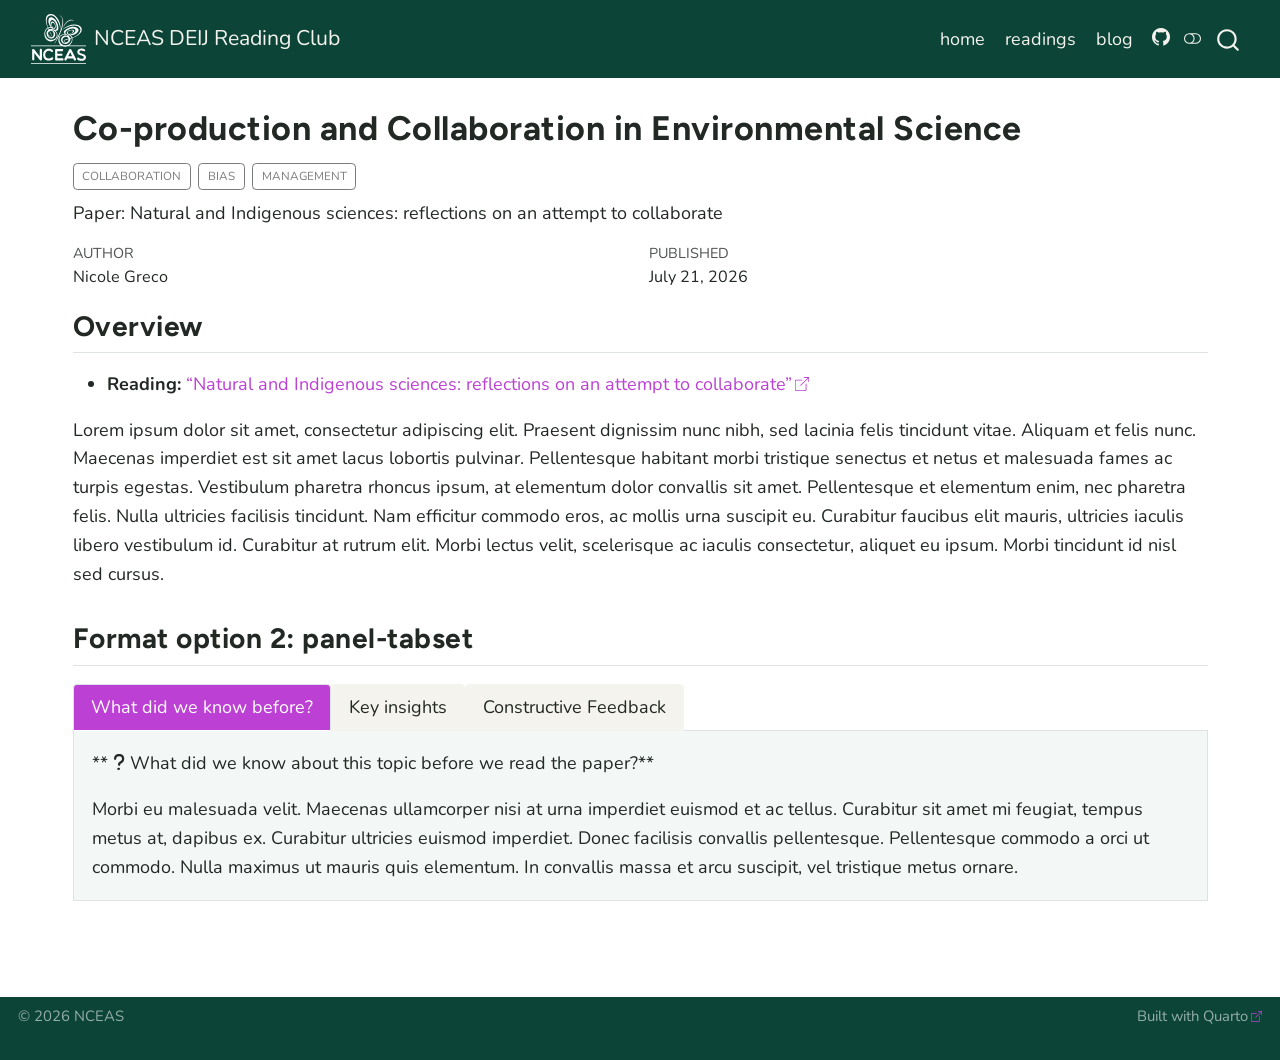
<file: docs/readings/2026-07-21_coproduction_and_collaboration.html>
<!DOCTYPE html>
<html xmlns="http://www.w3.org/1999/xhtml" lang="en" xml:lang="en"><head>

<meta charset="utf-8">
<meta name="generator" content="quarto-1.6.39">

<meta name="viewport" content="width=device-width, initial-scale=1.0, user-scalable=yes">

<meta name="author" content="Nicole Greco">
<meta name="dcterms.date" content="2026-07-21">
<meta name="description" content="Paper: Natural and Indigenous sciences: reflections on an attempt to collaborate">

<title>Co-production and Collaboration in Environmental Science – NCEAS DEIJ Reading Club</title>
<style>
code{white-space: pre-wrap;}
span.smallcaps{font-variant: small-caps;}
div.columns{display: flex; gap: min(4vw, 1.5em);}
div.column{flex: auto; overflow-x: auto;}
div.hanging-indent{margin-left: 1.5em; text-indent: -1.5em;}
ul.task-list{list-style: none;}
ul.task-list li input[type="checkbox"] {
  width: 0.8em;
  margin: 0 0.8em 0.2em -1em; /* quarto-specific, see https://github.com/quarto-dev/quarto-cli/issues/4556 */ 
  vertical-align: middle;
}
</style>


<script src="../site_libs/quarto-nav/quarto-nav.js"></script>
<script src="../site_libs/quarto-nav/headroom.min.js"></script>
<script src="../site_libs/clipboard/clipboard.min.js"></script>
<script src="../site_libs/quarto-search/autocomplete.umd.js"></script>
<script src="../site_libs/quarto-search/fuse.min.js"></script>
<script src="../site_libs/quarto-search/quarto-search.js"></script>
<meta name="quarto:offset" content="../">
<script src="../site_libs/quarto-html/quarto.js"></script>
<script src="../site_libs/quarto-html/popper.min.js"></script>
<script src="../site_libs/quarto-html/tippy.umd.min.js"></script>
<script src="../site_libs/quarto-html/anchor.min.js"></script>
<link href="../site_libs/quarto-html/tippy.css" rel="stylesheet">
<link href="../site_libs/quarto-html/quarto-syntax-highlighting-e26003cea8cd680ca0c55a263523d882.css" rel="stylesheet" class="quarto-color-scheme" id="quarto-text-highlighting-styles">
<link href="../site_libs/quarto-html/quarto-syntax-highlighting-dark-d166b450ba5a8e9f7a0ab969bf6592c1.css" rel="prefetch" class="quarto-color-scheme quarto-color-alternate" id="quarto-text-highlighting-styles">
<script src="../site_libs/bootstrap/bootstrap.min.js"></script>
<link href="../site_libs/bootstrap/bootstrap-icons.css" rel="stylesheet">
<link href="../site_libs/bootstrap/bootstrap-1991b1be5dcbb25f03deedb7cb618936.min.css" rel="stylesheet" append-hash="true" class="quarto-color-scheme" id="quarto-bootstrap" data-mode="light">
<link href="../site_libs/bootstrap/bootstrap-dark-af8d68ec42e29887595c1b62340d3241.min.css" rel="prefetch" append-hash="true" class="quarto-color-scheme quarto-color-alternate" id="quarto-bootstrap" data-mode="dark">
<link href="../site_libs/quarto-contrib/fontawesome6-6.7.2/all.min.css" rel="stylesheet">
<link href="../site_libs/quarto-contrib/fontawesome6-6.7.2/latex-fontsize.css" rel="stylesheet">
<script id="quarto-search-options" type="application/json">{
  "location": "navbar",
  "copy-button": false,
  "collapse-after": 3,
  "panel-placement": "end",
  "type": "overlay",
  "limit": 50,
  "keyboard-shortcut": [
    "f",
    "/",
    "s"
  ],
  "show-item-context": false,
  "language": {
    "search-no-results-text": "No results",
    "search-matching-documents-text": "matching documents",
    "search-copy-link-title": "Copy link to search",
    "search-hide-matches-text": "Hide additional matches",
    "search-more-match-text": "more match in this document",
    "search-more-matches-text": "more matches in this document",
    "search-clear-button-title": "Clear",
    "search-text-placeholder": "",
    "search-detached-cancel-button-title": "Cancel",
    "search-submit-button-title": "Submit",
    "search-label": "Search"
  }
}</script>


</head>

<body class="nav-fixed">

<div id="quarto-search-results"></div>
  <header id="quarto-header" class="headroom fixed-top">
    <nav class="navbar navbar-expand-lg " data-bs-theme="dark">
      <div class="navbar-container container-fluid">
      <div class="navbar-brand-container mx-auto">
    <a href="../index.html" class="navbar-brand navbar-brand-logo">
    <img src="../images/logo_nceas.svg" alt="NCEAS Logo" class="navbar-logo">
    </a>
    <a class="navbar-brand" href="../index.html">
    <span class="navbar-title">NCEAS DEIJ Reading Club</span>
    </a>
  </div>
            <div id="quarto-search" class="" title="Search"></div>
          <button class="navbar-toggler" type="button" data-bs-toggle="collapse" data-bs-target="#navbarCollapse" aria-controls="navbarCollapse" role="menu" aria-expanded="false" aria-label="Toggle navigation" onclick="if (window.quartoToggleHeadroom) { window.quartoToggleHeadroom(); }">
  <span class="navbar-toggler-icon"></span>
</button>
          <div class="collapse navbar-collapse" id="navbarCollapse">
            <ul class="navbar-nav navbar-nav-scroll ms-auto">
  <li class="nav-item">
    <a class="nav-link" href="../index.html"> 
<span class="menu-text">home</span></a>
  </li>  
  <li class="nav-item">
    <a class="nav-link" href="../readings.html"> 
<span class="menu-text">readings</span></a>
  </li>  
  <li class="nav-item">
    <a class="nav-link" href="../blog.html"> 
<span class="menu-text">blog</span></a>
  </li>  
  <li class="nav-item compact">
    <a class="nav-link" href="https://github.com/nceas/deij_reading" target="_blank"> <i class="bi bi-github" role="img">
</i> 
<span class="menu-text"></span></a>
  </li>  
</ul>
          </div> <!-- /navcollapse -->
            <div class="quarto-navbar-tools">
  <a href="" class="quarto-color-scheme-toggle quarto-navigation-tool  px-1" onclick="window.quartoToggleColorScheme(); return false;" title="Toggle dark mode"><i class="bi"></i></a>
</div>
      </div> <!-- /container-fluid -->
    </nav>
</header>
<!-- content -->
<div id="quarto-content" class="quarto-container page-columns page-rows-contents page-layout-full page-navbar">
<!-- sidebar -->
<!-- margin-sidebar -->
    
<!-- main -->
<main class="content column-page" id="quarto-document-content">

<header id="title-block-header" class="quarto-title-block default">
<div class="quarto-title">
<h1 class="title">Co-production and Collaboration in Environmental Science</h1>
  <div class="quarto-categories">
    <div class="quarto-category">collaboration</div>
    <div class="quarto-category">bias</div>
    <div class="quarto-category">management</div>
  </div>
  </div>

<div>
  <div class="description">
    Paper: Natural and Indigenous sciences: reflections on an attempt to collaborate
  </div>
</div>


<div class="quarto-title-meta column-page">

    <div>
    <div class="quarto-title-meta-heading">Author</div>
    <div class="quarto-title-meta-contents">
             <p>Nicole Greco </p>
          </div>
  </div>
    
    <div>
    <div class="quarto-title-meta-heading">Published</div>
    <div class="quarto-title-meta-contents">
      <p class="date">July 21, 2026</p>
    </div>
  </div>
  
    
  </div>
  


</header>


<section id="overview" class="level2">
<h2 class="anchored" data-anchor-id="overview">Overview</h2>
<ul>
<li><strong>Reading:</strong> <a href="https://drive.google.com/file/d/1zX0gZRJ0qj2WDph8F0B_LCtvR0wbytgx/view?usp=sharing">“Natural and Indigenous sciences: reflections on an attempt to collaborate”</a></li>
</ul>
<p>Lorem ipsum dolor sit amet, consectetur adipiscing elit. Praesent dignissim nunc nibh, sed lacinia felis tincidunt vitae. Aliquam et felis nunc. Maecenas imperdiet est sit amet lacus lobortis pulvinar. Pellentesque habitant morbi tristique senectus et netus et malesuada fames ac turpis egestas. Vestibulum pharetra rhoncus ipsum, at elementum dolor convallis sit amet. Pellentesque et elementum enim, nec pharetra felis. Nulla ultricies facilisis tincidunt. Nam efficitur commodo eros, ac mollis urna suscipit eu. Curabitur faucibus elit mauris, ultricies iaculis libero vestibulum id. Curabitur at rutrum elit. Morbi lectus velit, scelerisque ac iaculis consectetur, aliquet eu ipsum. Morbi tincidunt id nisl sed cursus.</p>
</section>
<section id="format-option-2-panel-tabset" class="level2">
<h2 class="anchored" data-anchor-id="format-option-2-panel-tabset">Format option 2: panel-tabset</h2>
<div class="tabset-margin-container"></div><div class="panel-tabset">
<ul class="nav nav-tabs" role="tablist"><li class="nav-item" role="presentation"><a class="nav-link active" id="tabset-1-1-tab" data-bs-toggle="tab" data-bs-target="#tabset-1-1" role="tab" aria-controls="tabset-1-1" aria-selected="true">What did we know before?</a></li><li class="nav-item" role="presentation"><a class="nav-link" id="tabset-1-2-tab" data-bs-toggle="tab" data-bs-target="#tabset-1-2" role="tab" aria-controls="tabset-1-2" aria-selected="false">Key insights</a></li><li class="nav-item" role="presentation"><a class="nav-link" id="tabset-1-3-tab" data-bs-toggle="tab" data-bs-target="#tabset-1-3" role="tab" aria-controls="tabset-1-3" aria-selected="false">Constructive Feedback</a></li></ul>
<div class="tab-content">
<div id="tabset-1-1" class="tab-pane active" role="tabpanel" aria-labelledby="tabset-1-1-tab">
<p>** <i class="fa-solid fa-question" aria-label="question"></i> What did we know about this topic before we read the paper?**</p>
<p>Morbi eu malesuada velit. Maecenas ullamcorper nisi at urna imperdiet euismod et ac tellus. Curabitur sit amet mi feugiat, tempus metus at, dapibus ex. Curabitur ultricies euismod imperdiet. Donec facilisis convallis pellentesque. Pellentesque commodo a orci ut commodo. Nulla maximus ut mauris quis elementum. In convallis massa et arcu suscipit, vel tristique metus ornare.</p>
</div>
<div id="tabset-1-2" class="tab-pane" role="tabpanel" aria-labelledby="tabset-1-2-tab">
<p><strong>What about this article was insightful? What was an “aha!” idea?</strong></p>
<p>Vestibulum ut odio diam. Nulla hendrerit lacinia justo non interdum. Nullam euismod volutpat nisl, hendrerit dignissim turpis vestibulum quis. Quisque tristique facilisis justo a dignissim. Vestibulum feugiat leo nec fermentum feugiat. Duis commodo risus in ullamcorper lacinia.</p>
<ul>
<li>Integer eu vestibulum massa, quis egestas ex. Ut et ipsum ac velit tempor aliquam quis eget magna. Quisque interdum ex eget urna dapibus ullamcorper.</li>
<li>In feugiat est scelerisque ante elementum consectetur. Morbi diam odio, condimentum non dignissim ut, fringilla eu eros. Cras blandit urna libero, et ultrices nulla convallis ut.</li>
<li>Pellentesque vel diam nec diam blandit bibendum. Mauris dapibus quam erat, a scelerisque lorem ultricies vel. Nam sodales ex sed tempor sagittis.</li>
</ul>
</div>
<div id="tabset-1-3" class="tab-pane" role="tabpanel" aria-labelledby="tabset-1-3-tab">
<p>** <i class="fa-solid fa-message" aria-label="message"></i> What constructive feedback would we have for the author? What do we think is missing from the article?**</p>
<p>Praesent sit amet euismod est. Quisque efficitur turpis commodo lacus lobortis malesuada. Aliquam in lectus lorem. Aliquam eros dolor, volutpat nec erat et, malesuada accumsan massa. Vestibulum eget mattis diam. Pellentesque non nisi elit. Donec a suscipit odio.</p>
</div>
</div>
</div>


</section>

</main> <!-- /main -->
<script id="quarto-html-after-body" type="application/javascript">
window.document.addEventListener("DOMContentLoaded", function (event) {
  const toggleBodyColorMode = (bsSheetEl) => {
    const mode = bsSheetEl.getAttribute("data-mode");
    const bodyEl = window.document.querySelector("body");
    if (mode === "dark") {
      bodyEl.classList.add("quarto-dark");
      bodyEl.classList.remove("quarto-light");
    } else {
      bodyEl.classList.add("quarto-light");
      bodyEl.classList.remove("quarto-dark");
    }
  }
  const toggleBodyColorPrimary = () => {
    const bsSheetEl = window.document.querySelector("link#quarto-bootstrap");
    if (bsSheetEl) {
      toggleBodyColorMode(bsSheetEl);
    }
  }
  toggleBodyColorPrimary();  
  const disableStylesheet = (stylesheets) => {
    for (let i=0; i < stylesheets.length; i++) {
      const stylesheet = stylesheets[i];
      stylesheet.rel = 'prefetch';
    }
  }
  const enableStylesheet = (stylesheets) => {
    for (let i=0; i < stylesheets.length; i++) {
      const stylesheet = stylesheets[i];
      stylesheet.rel = 'stylesheet';
    }
  }
  const manageTransitions = (selector, allowTransitions) => {
    const els = window.document.querySelectorAll(selector);
    for (let i=0; i < els.length; i++) {
      const el = els[i];
      if (allowTransitions) {
        el.classList.remove('notransition');
      } else {
        el.classList.add('notransition');
      }
    }
  }
  const toggleGiscusIfUsed = (isAlternate, darkModeDefault) => {
    const baseTheme = document.querySelector('#giscus-base-theme')?.value ?? 'light';
    const alternateTheme = document.querySelector('#giscus-alt-theme')?.value ?? 'dark';
    let newTheme = '';
    if(darkModeDefault) {
      newTheme = isAlternate ? baseTheme : alternateTheme;
    } else {
      newTheme = isAlternate ? alternateTheme : baseTheme;
    }
    const changeGiscusTheme = () => {
      // From: https://github.com/giscus/giscus/issues/336
      const sendMessage = (message) => {
        const iframe = document.querySelector('iframe.giscus-frame');
        if (!iframe) return;
        iframe.contentWindow.postMessage({ giscus: message }, 'https://giscus.app');
      }
      sendMessage({
        setConfig: {
          theme: newTheme
        }
      });
    }
    const isGiscussLoaded = window.document.querySelector('iframe.giscus-frame') !== null;
    if (isGiscussLoaded) {
      changeGiscusTheme();
    }
  }
  const toggleColorMode = (alternate) => {
    // Switch the stylesheets
    const alternateStylesheets = window.document.querySelectorAll('link.quarto-color-scheme.quarto-color-alternate');
    manageTransitions('#quarto-margin-sidebar .nav-link', false);
    if (alternate) {
      enableStylesheet(alternateStylesheets);
      for (const sheetNode of alternateStylesheets) {
        if (sheetNode.id === "quarto-bootstrap") {
          toggleBodyColorMode(sheetNode);
        }
      }
    } else {
      disableStylesheet(alternateStylesheets);
      toggleBodyColorPrimary();
    }
    manageTransitions('#quarto-margin-sidebar .nav-link', true);
    // Switch the toggles
    const toggles = window.document.querySelectorAll('.quarto-color-scheme-toggle');
    for (let i=0; i < toggles.length; i++) {
      const toggle = toggles[i];
      if (toggle) {
        if (alternate) {
          toggle.classList.add("alternate");     
        } else {
          toggle.classList.remove("alternate");
        }
      }
    }
    // Hack to workaround the fact that safari doesn't
    // properly recolor the scrollbar when toggling (#1455)
    if (navigator.userAgent.indexOf('Safari') > 0 && navigator.userAgent.indexOf('Chrome') == -1) {
      manageTransitions("body", false);
      window.scrollTo(0, 1);
      setTimeout(() => {
        window.scrollTo(0, 0);
        manageTransitions("body", true);
      }, 40);  
    }
  }
  const isFileUrl = () => { 
    return window.location.protocol === 'file:';
  }
  const hasAlternateSentinel = () => {  
    let styleSentinel = getColorSchemeSentinel();
    if (styleSentinel !== null) {
      return styleSentinel === "alternate";
    } else {
      return false;
    }
  }
  const setStyleSentinel = (alternate) => {
    const value = alternate ? "alternate" : "default";
    if (!isFileUrl()) {
      window.localStorage.setItem("quarto-color-scheme", value);
    } else {
      localAlternateSentinel = value;
    }
  }
  const getColorSchemeSentinel = () => {
    if (!isFileUrl()) {
      const storageValue = window.localStorage.getItem("quarto-color-scheme");
      return storageValue != null ? storageValue : localAlternateSentinel;
    } else {
      return localAlternateSentinel;
    }
  }
  const darkModeDefault = false;
  let localAlternateSentinel = darkModeDefault ? 'alternate' : 'default';
  // Dark / light mode switch
  window.quartoToggleColorScheme = () => {
    // Read the current dark / light value 
    let toAlternate = !hasAlternateSentinel();
    toggleColorMode(toAlternate);
    setStyleSentinel(toAlternate);
    toggleGiscusIfUsed(toAlternate, darkModeDefault);
  };
  // Ensure there is a toggle, if there isn't float one in the top right
  if (window.document.querySelector('.quarto-color-scheme-toggle') === null) {
    const a = window.document.createElement('a');
    a.classList.add('top-right');
    a.classList.add('quarto-color-scheme-toggle');
    a.href = "";
    a.onclick = function() { try { window.quartoToggleColorScheme(); } catch {} return false; };
    const i = window.document.createElement("i");
    i.classList.add('bi');
    a.appendChild(i);
    window.document.body.appendChild(a);
  }
  // Switch to dark mode if need be
  if (hasAlternateSentinel()) {
    toggleColorMode(true);
  } else {
    toggleColorMode(false);
  }
  const icon = "";
  const anchorJS = new window.AnchorJS();
  anchorJS.options = {
    placement: 'right',
    icon: icon
  };
  anchorJS.add('.anchored');
  const isCodeAnnotation = (el) => {
    for (const clz of el.classList) {
      if (clz.startsWith('code-annotation-')) {                     
        return true;
      }
    }
    return false;
  }
  const onCopySuccess = function(e) {
    // button target
    const button = e.trigger;
    // don't keep focus
    button.blur();
    // flash "checked"
    button.classList.add('code-copy-button-checked');
    var currentTitle = button.getAttribute("title");
    button.setAttribute("title", "Copied!");
    let tooltip;
    if (window.bootstrap) {
      button.setAttribute("data-bs-toggle", "tooltip");
      button.setAttribute("data-bs-placement", "left");
      button.setAttribute("data-bs-title", "Copied!");
      tooltip = new bootstrap.Tooltip(button, 
        { trigger: "manual", 
          customClass: "code-copy-button-tooltip",
          offset: [0, -8]});
      tooltip.show();    
    }
    setTimeout(function() {
      if (tooltip) {
        tooltip.hide();
        button.removeAttribute("data-bs-title");
        button.removeAttribute("data-bs-toggle");
        button.removeAttribute("data-bs-placement");
      }
      button.setAttribute("title", currentTitle);
      button.classList.remove('code-copy-button-checked');
    }, 1000);
    // clear code selection
    e.clearSelection();
  }
  const getTextToCopy = function(trigger) {
      const codeEl = trigger.previousElementSibling.cloneNode(true);
      for (const childEl of codeEl.children) {
        if (isCodeAnnotation(childEl)) {
          childEl.remove();
        }
      }
      return codeEl.innerText;
  }
  const clipboard = new window.ClipboardJS('.code-copy-button:not([data-in-quarto-modal])', {
    text: getTextToCopy
  });
  clipboard.on('success', onCopySuccess);
  if (window.document.getElementById('quarto-embedded-source-code-modal')) {
    const clipboardModal = new window.ClipboardJS('.code-copy-button[data-in-quarto-modal]', {
      text: getTextToCopy,
      container: window.document.getElementById('quarto-embedded-source-code-modal')
    });
    clipboardModal.on('success', onCopySuccess);
  }
    var localhostRegex = new RegExp(/^(?:http|https):\/\/localhost\:?[0-9]*\//);
    var mailtoRegex = new RegExp(/^mailto:/);
      var filterRegex = new RegExp("https:\/\/your-username\.github\.io\/deij_reading\/");
    var isInternal = (href) => {
        return filterRegex.test(href) || localhostRegex.test(href) || mailtoRegex.test(href);
    }
    // Inspect non-navigation links and adorn them if external
 	var links = window.document.querySelectorAll('a[href]:not(.nav-link):not(.navbar-brand):not(.toc-action):not(.sidebar-link):not(.sidebar-item-toggle):not(.pagination-link):not(.no-external):not([aria-hidden]):not(.dropdown-item):not(.quarto-navigation-tool):not(.about-link)');
    for (var i=0; i<links.length; i++) {
      const link = links[i];
      if (!isInternal(link.href)) {
        // undo the damage that might have been done by quarto-nav.js in the case of
        // links that we want to consider external
        if (link.dataset.originalHref !== undefined) {
          link.href = link.dataset.originalHref;
        }
          // target, if specified
          link.setAttribute("target", "_blank");
          if (link.getAttribute("rel") === null) {
            link.setAttribute("rel", "noopener");
          }
          // default icon
          link.classList.add("external");
      }
    }
  function tippyHover(el, contentFn, onTriggerFn, onUntriggerFn) {
    const config = {
      allowHTML: true,
      maxWidth: 500,
      delay: 100,
      arrow: false,
      appendTo: function(el) {
          return el.parentElement;
      },
      interactive: true,
      interactiveBorder: 10,
      theme: 'quarto',
      placement: 'bottom-start',
    };
    if (contentFn) {
      config.content = contentFn;
    }
    if (onTriggerFn) {
      config.onTrigger = onTriggerFn;
    }
    if (onUntriggerFn) {
      config.onUntrigger = onUntriggerFn;
    }
    window.tippy(el, config); 
  }
  const noterefs = window.document.querySelectorAll('a[role="doc-noteref"]');
  for (var i=0; i<noterefs.length; i++) {
    const ref = noterefs[i];
    tippyHover(ref, function() {
      // use id or data attribute instead here
      let href = ref.getAttribute('data-footnote-href') || ref.getAttribute('href');
      try { href = new URL(href).hash; } catch {}
      const id = href.replace(/^#\/?/, "");
      const note = window.document.getElementById(id);
      if (note) {
        return note.innerHTML;
      } else {
        return "";
      }
    });
  }
  const xrefs = window.document.querySelectorAll('a.quarto-xref');
  const processXRef = (id, note) => {
    // Strip column container classes
    const stripColumnClz = (el) => {
      el.classList.remove("page-full", "page-columns");
      if (el.children) {
        for (const child of el.children) {
          stripColumnClz(child);
        }
      }
    }
    stripColumnClz(note)
    if (id === null || id.startsWith('sec-')) {
      // Special case sections, only their first couple elements
      const container = document.createElement("div");
      if (note.children && note.children.length > 2) {
        container.appendChild(note.children[0].cloneNode(true));
        for (let i = 1; i < note.children.length; i++) {
          const child = note.children[i];
          if (child.tagName === "P" && child.innerText === "") {
            continue;
          } else {
            container.appendChild(child.cloneNode(true));
            break;
          }
        }
        if (window.Quarto?.typesetMath) {
          window.Quarto.typesetMath(container);
        }
        return container.innerHTML
      } else {
        if (window.Quarto?.typesetMath) {
          window.Quarto.typesetMath(note);
        }
        return note.innerHTML;
      }
    } else {
      // Remove any anchor links if they are present
      const anchorLink = note.querySelector('a.anchorjs-link');
      if (anchorLink) {
        anchorLink.remove();
      }
      if (window.Quarto?.typesetMath) {
        window.Quarto.typesetMath(note);
      }
      if (note.classList.contains("callout")) {
        return note.outerHTML;
      } else {
        return note.innerHTML;
      }
    }
  }
  for (var i=0; i<xrefs.length; i++) {
    const xref = xrefs[i];
    tippyHover(xref, undefined, function(instance) {
      instance.disable();
      let url = xref.getAttribute('href');
      let hash = undefined; 
      if (url.startsWith('#')) {
        hash = url;
      } else {
        try { hash = new URL(url).hash; } catch {}
      }
      if (hash) {
        const id = hash.replace(/^#\/?/, "");
        const note = window.document.getElementById(id);
        if (note !== null) {
          try {
            const html = processXRef(id, note.cloneNode(true));
            instance.setContent(html);
          } finally {
            instance.enable();
            instance.show();
          }
        } else {
          // See if we can fetch this
          fetch(url.split('#')[0])
          .then(res => res.text())
          .then(html => {
            const parser = new DOMParser();
            const htmlDoc = parser.parseFromString(html, "text/html");
            const note = htmlDoc.getElementById(id);
            if (note !== null) {
              const html = processXRef(id, note);
              instance.setContent(html);
            } 
          }).finally(() => {
            instance.enable();
            instance.show();
          });
        }
      } else {
        // See if we can fetch a full url (with no hash to target)
        // This is a special case and we should probably do some content thinning / targeting
        fetch(url)
        .then(res => res.text())
        .then(html => {
          const parser = new DOMParser();
          const htmlDoc = parser.parseFromString(html, "text/html");
          const note = htmlDoc.querySelector('main.content');
          if (note !== null) {
            // This should only happen for chapter cross references
            // (since there is no id in the URL)
            // remove the first header
            if (note.children.length > 0 && note.children[0].tagName === "HEADER") {
              note.children[0].remove();
            }
            const html = processXRef(null, note);
            instance.setContent(html);
          } 
        }).finally(() => {
          instance.enable();
          instance.show();
        });
      }
    }, function(instance) {
    });
  }
      let selectedAnnoteEl;
      const selectorForAnnotation = ( cell, annotation) => {
        let cellAttr = 'data-code-cell="' + cell + '"';
        let lineAttr = 'data-code-annotation="' +  annotation + '"';
        const selector = 'span[' + cellAttr + '][' + lineAttr + ']';
        return selector;
      }
      const selectCodeLines = (annoteEl) => {
        const doc = window.document;
        const targetCell = annoteEl.getAttribute("data-target-cell");
        const targetAnnotation = annoteEl.getAttribute("data-target-annotation");
        const annoteSpan = window.document.querySelector(selectorForAnnotation(targetCell, targetAnnotation));
        const lines = annoteSpan.getAttribute("data-code-lines").split(",");
        const lineIds = lines.map((line) => {
          return targetCell + "-" + line;
        })
        let top = null;
        let height = null;
        let parent = null;
        if (lineIds.length > 0) {
            //compute the position of the single el (top and bottom and make a div)
            const el = window.document.getElementById(lineIds[0]);
            top = el.offsetTop;
            height = el.offsetHeight;
            parent = el.parentElement.parentElement;
          if (lineIds.length > 1) {
            const lastEl = window.document.getElementById(lineIds[lineIds.length - 1]);
            const bottom = lastEl.offsetTop + lastEl.offsetHeight;
            height = bottom - top;
          }
          if (top !== null && height !== null && parent !== null) {
            // cook up a div (if necessary) and position it 
            let div = window.document.getElementById("code-annotation-line-highlight");
            if (div === null) {
              div = window.document.createElement("div");
              div.setAttribute("id", "code-annotation-line-highlight");
              div.style.position = 'absolute';
              parent.appendChild(div);
            }
            div.style.top = top - 2 + "px";
            div.style.height = height + 4 + "px";
            div.style.left = 0;
            let gutterDiv = window.document.getElementById("code-annotation-line-highlight-gutter");
            if (gutterDiv === null) {
              gutterDiv = window.document.createElement("div");
              gutterDiv.setAttribute("id", "code-annotation-line-highlight-gutter");
              gutterDiv.style.position = 'absolute';
              const codeCell = window.document.getElementById(targetCell);
              const gutter = codeCell.querySelector('.code-annotation-gutter');
              gutter.appendChild(gutterDiv);
            }
            gutterDiv.style.top = top - 2 + "px";
            gutterDiv.style.height = height + 4 + "px";
          }
          selectedAnnoteEl = annoteEl;
        }
      };
      const unselectCodeLines = () => {
        const elementsIds = ["code-annotation-line-highlight", "code-annotation-line-highlight-gutter"];
        elementsIds.forEach((elId) => {
          const div = window.document.getElementById(elId);
          if (div) {
            div.remove();
          }
        });
        selectedAnnoteEl = undefined;
      };
        // Handle positioning of the toggle
    window.addEventListener(
      "resize",
      throttle(() => {
        elRect = undefined;
        if (selectedAnnoteEl) {
          selectCodeLines(selectedAnnoteEl);
        }
      }, 10)
    );
    function throttle(fn, ms) {
    let throttle = false;
    let timer;
      return (...args) => {
        if(!throttle) { // first call gets through
            fn.apply(this, args);
            throttle = true;
        } else { // all the others get throttled
            if(timer) clearTimeout(timer); // cancel #2
            timer = setTimeout(() => {
              fn.apply(this, args);
              timer = throttle = false;
            }, ms);
        }
      };
    }
      // Attach click handler to the DT
      const annoteDls = window.document.querySelectorAll('dt[data-target-cell]');
      for (const annoteDlNode of annoteDls) {
        annoteDlNode.addEventListener('click', (event) => {
          const clickedEl = event.target;
          if (clickedEl !== selectedAnnoteEl) {
            unselectCodeLines();
            const activeEl = window.document.querySelector('dt[data-target-cell].code-annotation-active');
            if (activeEl) {
              activeEl.classList.remove('code-annotation-active');
            }
            selectCodeLines(clickedEl);
            clickedEl.classList.add('code-annotation-active');
          } else {
            // Unselect the line
            unselectCodeLines();
            clickedEl.classList.remove('code-annotation-active');
          }
        });
      }
  const findCites = (el) => {
    const parentEl = el.parentElement;
    if (parentEl) {
      const cites = parentEl.dataset.cites;
      if (cites) {
        return {
          el,
          cites: cites.split(' ')
        };
      } else {
        return findCites(el.parentElement)
      }
    } else {
      return undefined;
    }
  };
  var bibliorefs = window.document.querySelectorAll('a[role="doc-biblioref"]');
  for (var i=0; i<bibliorefs.length; i++) {
    const ref = bibliorefs[i];
    const citeInfo = findCites(ref);
    if (citeInfo) {
      tippyHover(citeInfo.el, function() {
        var popup = window.document.createElement('div');
        citeInfo.cites.forEach(function(cite) {
          var citeDiv = window.document.createElement('div');
          citeDiv.classList.add('hanging-indent');
          citeDiv.classList.add('csl-entry');
          var biblioDiv = window.document.getElementById('ref-' + cite);
          if (biblioDiv) {
            citeDiv.innerHTML = biblioDiv.innerHTML;
          }
          popup.appendChild(citeDiv);
        });
        return popup.innerHTML;
      });
    }
  }
});
</script>
</div> <!-- /content -->
<footer class="footer">
  <div class="nav-footer">
    <div class="nav-footer-left">
<p>© 2026 NCEAS</p>
</div>   
    <div class="nav-footer-center">
      &nbsp;
    </div>
    <div class="nav-footer-right">
<p>Built with <a href="https://quarto.org/" target="_blank">Quarto</a></p>
</div>
  </div>
</footer>




</body></html>
</file>
<file: docs/site_libs/quarto-html/tippy.css>
.tippy-box[data-animation=fade][data-state=hidden]{opacity:0}[data-tippy-root]{max-width:calc(100vw - 10px)}.tippy-box{position:relative;background-color:#333;color:#fff;border-radius:4px;font-size:14px;line-height:1.4;white-space:normal;outline:0;transition-property:transform,visibility,opacity}.tippy-box[data-placement^=top]>.tippy-arrow{bottom:0}.tippy-box[data-placement^=top]>.tippy-arrow:before{bottom:-7px;left:0;border-width:8px 8px 0;border-top-color:initial;transform-origin:center top}.tippy-box[data-placement^=bottom]>.tippy-arrow{top:0}.tippy-box[data-placement^=bottom]>.tippy-arrow:before{top:-7px;left:0;border-width:0 8px 8px;border-bottom-color:initial;transform-origin:center bottom}.tippy-box[data-placement^=left]>.tippy-arrow{right:0}.tippy-box[data-placement^=left]>.tippy-arrow:before{border-width:8px 0 8px 8px;border-left-color:initial;right:-7px;transform-origin:center left}.tippy-box[data-placement^=right]>.tippy-arrow{left:0}.tippy-box[data-placement^=right]>.tippy-arrow:before{left:-7px;border-width:8px 8px 8px 0;border-right-color:initial;transform-origin:center right}.tippy-box[data-inertia][data-state=visible]{transition-timing-function:cubic-bezier(.54,1.5,.38,1.11)}.tippy-arrow{width:16px;height:16px;color:#333}.tippy-arrow:before{content:"";position:absolute;border-color:transparent;border-style:solid}.tippy-content{position:relative;padding:5px 9px;z-index:1}
</file>
<file: docs/site_libs/quarto-html/quarto-syntax-highlighting-e26003cea8cd680ca0c55a263523d882.css>
/* quarto syntax highlight colors */
:root {
  --quarto-hl-ot-color: #003B4F;
  --quarto-hl-at-color: #657422;
  --quarto-hl-ss-color: #20794D;
  --quarto-hl-an-color: #5E5E5E;
  --quarto-hl-fu-color: #4758AB;
  --quarto-hl-st-color: #20794D;
  --quarto-hl-cf-color: #003B4F;
  --quarto-hl-op-color: #5E5E5E;
  --quarto-hl-er-color: #AD0000;
  --quarto-hl-bn-color: #AD0000;
  --quarto-hl-al-color: #AD0000;
  --quarto-hl-va-color: #111111;
  --quarto-hl-bu-color: inherit;
  --quarto-hl-ex-color: inherit;
  --quarto-hl-pp-color: #AD0000;
  --quarto-hl-in-color: #5E5E5E;
  --quarto-hl-vs-color: #20794D;
  --quarto-hl-wa-color: #5E5E5E;
  --quarto-hl-do-color: #5E5E5E;
  --quarto-hl-im-color: #00769E;
  --quarto-hl-ch-color: #20794D;
  --quarto-hl-dt-color: #AD0000;
  --quarto-hl-fl-color: #AD0000;
  --quarto-hl-co-color: #5E5E5E;
  --quarto-hl-cv-color: #5E5E5E;
  --quarto-hl-cn-color: #8f5902;
  --quarto-hl-sc-color: #5E5E5E;
  --quarto-hl-dv-color: #AD0000;
  --quarto-hl-kw-color: #003B4F;
}

/* other quarto variables */
:root {
  --quarto-font-monospace: SFMono-Regular, Menlo, Monaco, Consolas, "Liberation Mono", "Courier New", monospace;
}

pre > code.sourceCode > span {
  color: #003B4F;
}

code span {
  color: #003B4F;
}

code.sourceCode > span {
  color: #003B4F;
}

div.sourceCode,
div.sourceCode pre.sourceCode {
  color: #003B4F;
}

code span.ot {
  color: #003B4F;
  font-style: inherit;
}

code span.at {
  color: #657422;
  font-style: inherit;
}

code span.ss {
  color: #20794D;
  font-style: inherit;
}

code span.an {
  color: #5E5E5E;
  font-style: inherit;
}

code span.fu {
  color: #4758AB;
  font-style: inherit;
}

code span.st {
  color: #20794D;
  font-style: inherit;
}

code span.cf {
  color: #003B4F;
  font-weight: bold;
  font-style: inherit;
}

code span.op {
  color: #5E5E5E;
  font-style: inherit;
}

code span.er {
  color: #AD0000;
  font-style: inherit;
}

code span.bn {
  color: #AD0000;
  font-style: inherit;
}

code span.al {
  color: #AD0000;
  font-style: inherit;
}

code span.va {
  color: #111111;
  font-style: inherit;
}

code span.bu {
  font-style: inherit;
}

code span.ex {
  font-style: inherit;
}

code span.pp {
  color: #AD0000;
  font-style: inherit;
}

code span.in {
  color: #5E5E5E;
  font-style: inherit;
}

code span.vs {
  color: #20794D;
  font-style: inherit;
}

code span.wa {
  color: #5E5E5E;
  font-style: italic;
}

code span.do {
  color: #5E5E5E;
  font-style: italic;
}

code span.im {
  color: #00769E;
  font-style: inherit;
}

code span.ch {
  color: #20794D;
  font-style: inherit;
}

code span.dt {
  color: #AD0000;
  font-style: inherit;
}

code span.fl {
  color: #AD0000;
  font-style: inherit;
}

code span.co {
  color: #5E5E5E;
  font-style: inherit;
}

code span.cv {
  color: #5E5E5E;
  font-style: italic;
}

code span.cn {
  color: #8f5902;
  font-style: inherit;
}

code span.sc {
  color: #5E5E5E;
  font-style: inherit;
}

code span.dv {
  color: #AD0000;
  font-style: inherit;
}

code span.kw {
  color: #003B4F;
  font-weight: bold;
  font-style: inherit;
}

.prevent-inlining {
  content: "</";
}

/*# sourceMappingURL=e90e9ab646ea9b1aaa61e089606e0f97.css.map */
</file>
<file: docs/site_libs/quarto-html/quarto-syntax-highlighting-dark-d166b450ba5a8e9f7a0ab969bf6592c1.css>
/* quarto syntax highlight colors */
:root {
  --quarto-hl-al-color: #f07178;
  --quarto-hl-an-color: #d4d0ab;
  --quarto-hl-at-color: #00e0e0;
  --quarto-hl-bn-color: #d4d0ab;
  --quarto-hl-bu-color: #abe338;
  --quarto-hl-ch-color: #abe338;
  --quarto-hl-co-color: #f8f8f2;
  --quarto-hl-cv-color: #ffd700;
  --quarto-hl-cn-color: #ffd700;
  --quarto-hl-cf-color: #ffa07a;
  --quarto-hl-dt-color: #ffa07a;
  --quarto-hl-dv-color: #d4d0ab;
  --quarto-hl-do-color: #f8f8f2;
  --quarto-hl-er-color: #f07178;
  --quarto-hl-ex-color: #00e0e0;
  --quarto-hl-fl-color: #d4d0ab;
  --quarto-hl-fu-color: #ffa07a;
  --quarto-hl-im-color: #abe338;
  --quarto-hl-in-color: #d4d0ab;
  --quarto-hl-kw-color: #ffa07a;
  --quarto-hl-op-color: #ffa07a;
  --quarto-hl-ot-color: #00e0e0;
  --quarto-hl-pp-color: #dcc6e0;
  --quarto-hl-re-color: #00e0e0;
  --quarto-hl-sc-color: #abe338;
  --quarto-hl-ss-color: #abe338;
  --quarto-hl-st-color: #abe338;
  --quarto-hl-va-color: #00e0e0;
  --quarto-hl-vs-color: #abe338;
  --quarto-hl-wa-color: #dcc6e0;
}

/* other quarto variables */
:root {
  --quarto-font-monospace: SFMono-Regular, Menlo, Monaco, Consolas, "Liberation Mono", "Courier New", monospace;
}

code span.al {
  background-color: #2a0f15;
  font-weight: bold;
  color: #f07178;
}

code span.an {
  color: #d4d0ab;
}

code span.at {
  color: #00e0e0;
}

code span.bn {
  color: #d4d0ab;
}

code span.bu {
  color: #abe338;
}

code span.ch {
  color: #abe338;
}

code span.co {
  font-style: italic;
  color: #f8f8f2;
}

code span.cv {
  color: #ffd700;
}

code span.cn {
  color: #ffd700;
}

code span.cf {
  font-weight: bold;
  color: #ffa07a;
}

code span.dt {
  color: #ffa07a;
}

code span.dv {
  color: #d4d0ab;
}

code span.do {
  color: #f8f8f2;
}

code span.er {
  color: #f07178;
  text-decoration: underline;
}

code span.ex {
  font-weight: bold;
  color: #00e0e0;
}

code span.fl {
  color: #d4d0ab;
}

code span.fu {
  color: #ffa07a;
}

code span.im {
  color: #abe338;
}

code span.in {
  color: #d4d0ab;
}

code span.kw {
  font-weight: bold;
  color: #ffa07a;
}

pre > code.sourceCode > span {
  color: #f8f8f2;
}

code span {
  color: #f8f8f2;
}

code.sourceCode > span {
  color: #f8f8f2;
}

div.sourceCode,
div.sourceCode pre.sourceCode {
  color: #f8f8f2;
}

code span.op {
  color: #ffa07a;
}

code span.ot {
  color: #00e0e0;
}

code span.pp {
  color: #dcc6e0;
}

code span.re {
  background-color: #f8f8f2;
  color: #00e0e0;
}

code span.sc {
  color: #abe338;
}

code span.ss {
  color: #abe338;
}

code span.st {
  color: #abe338;
}

code span.va {
  color: #00e0e0;
}

code span.vs {
  color: #abe338;
}

code span.wa {
  color: #dcc6e0;
}

.prevent-inlining {
  content: "</";
}

/*# sourceMappingURL=72bb05760472c1bb0bbb1d76e21bc2a0.css.map */
</file>
<file: docs/site_libs/quarto-contrib/fontawesome6-6.7.2/latex-fontsize.css>
.fa-tiny {
  font-size: 0.5em;
}
.fa-scriptsize {
  font-size: 0.7em;
}
.fa-footnotesize {
  font-size: 0.8em;
}
.fa-small {
  font-size: 0.9em;
}
.fa-normalsize {
  font-size: 1em;
}
.fa-large {
  font-size: 1.2em;
}
.fa-Large {
  font-size: 1.5em;
}
.fa-LARGE {
  font-size: 1.75em;
}
.fa-huge {
  font-size: 2em;
}
.fa-Huge {
  font-size: 2.5em;
}
</file>
